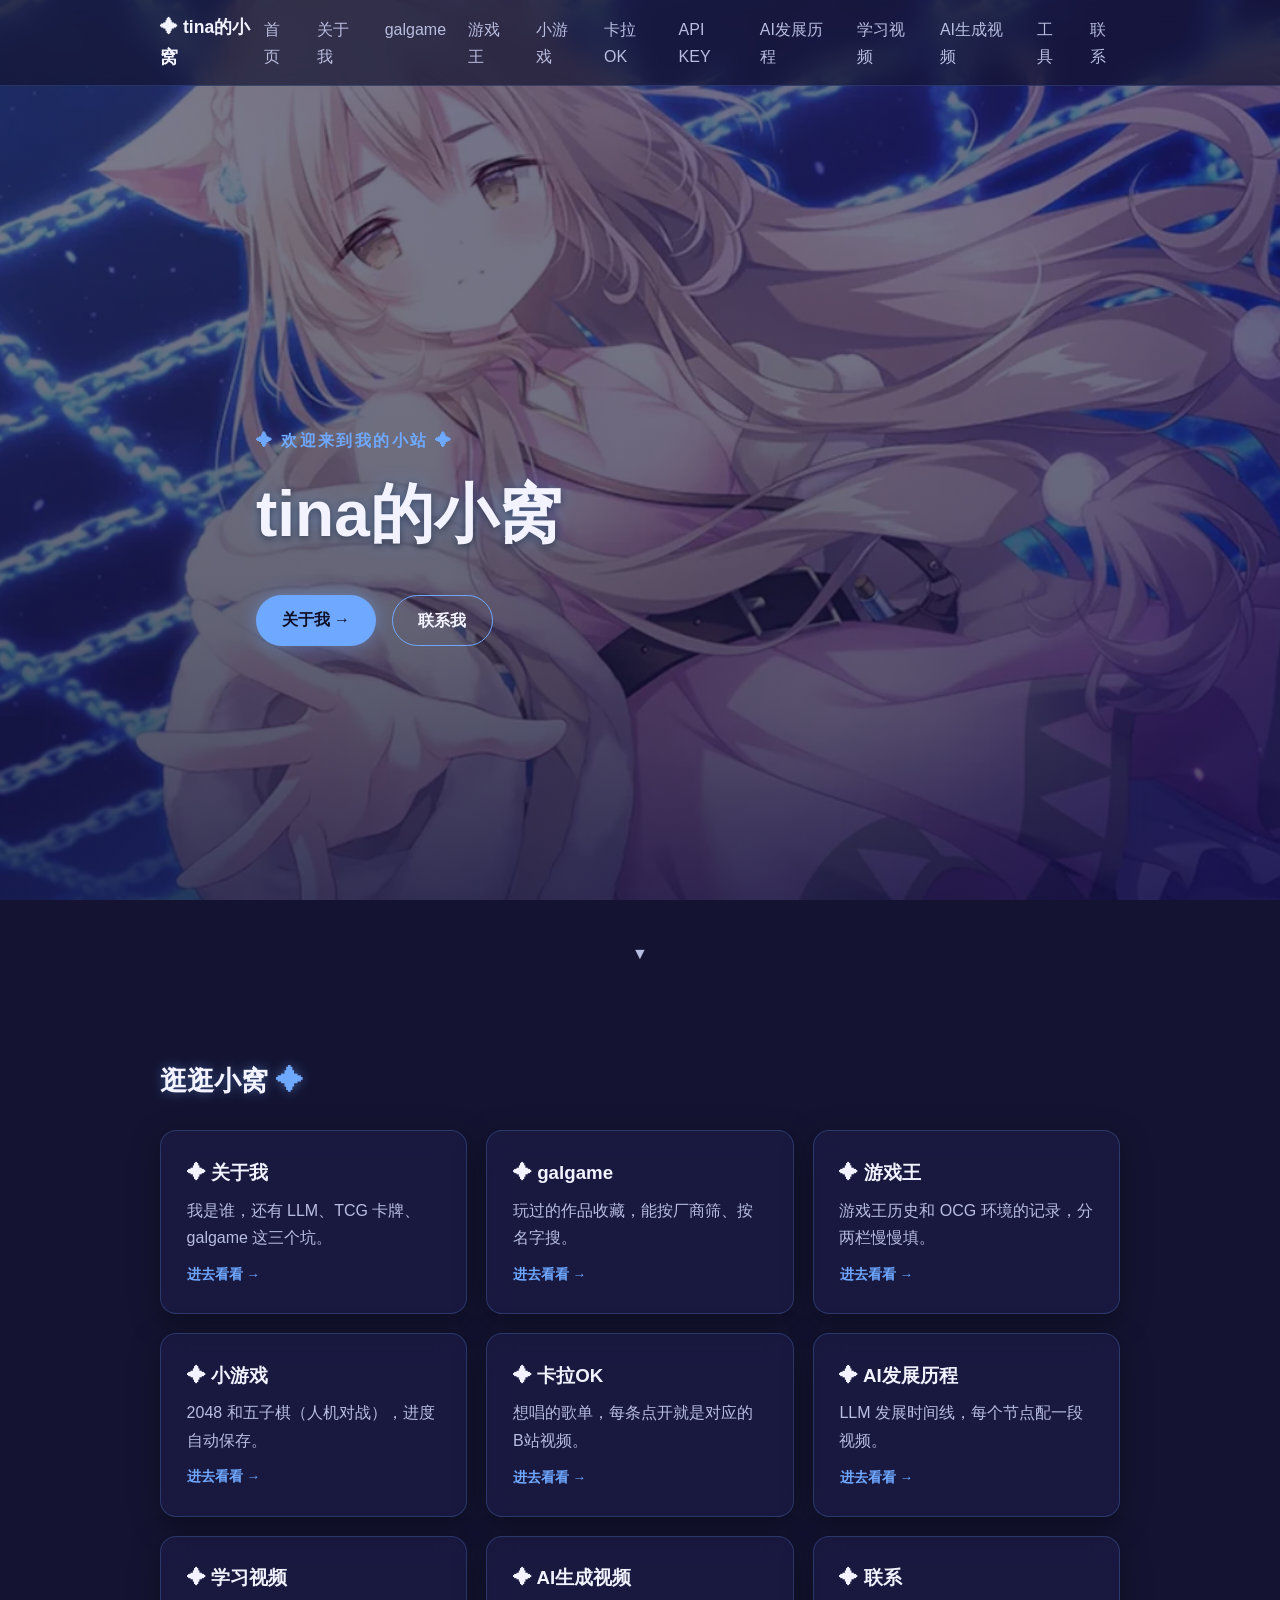
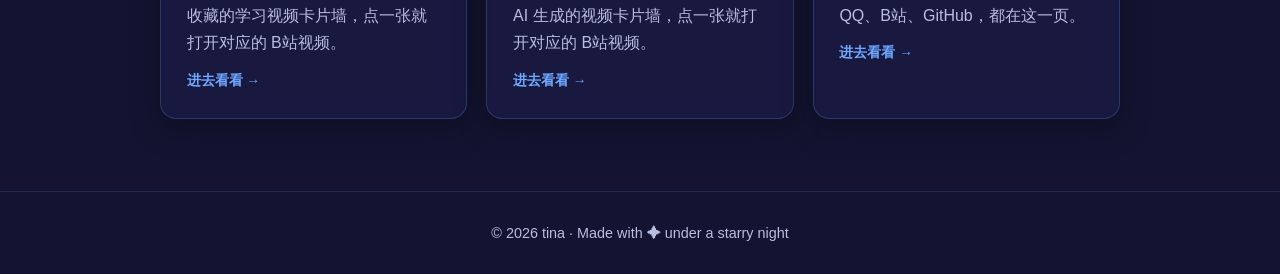
<file: index.html>
<!DOCTYPE html>
<html lang="zh-CN">
<head>
  <meta charset="UTF-8" />
  <meta name="viewport" content="width=device-width, initial-scale=1.0" />
  <title>tina的小窝</title>
  <meta name="description" content="tina 的个人小窝" />
  <meta name="robots" content="index, follow" />

  <!-- 站点图标（由 avatar.png 缩放生成） -->
  <link rel="icon" href="favicon.ico" sizes="16x16 32x32 48x48" />
  <link rel="icon" type="image/png" sizes="32x32" href="favicon-32.png" />
  <link rel="apple-touch-icon" sizes="180x180" href="apple-touch-icon.png" />

  <!-- 分享卡片：QQ / 微信 / B站 / 微博 抓的就是这些 -->
  <meta property="og:type" content="website" />
  <meta property="og:site_name" content="tina的小窝" />
  <meta property="og:title" content="tina的小窝" />
  <meta property="og:description" content="tina 的个人小窝：LLM（大语言模型）、TCG 卡牌、galgame。" />
  <meta property="og:url" content="https://tina-9yg.pages.dev/" />
  <meta property="og:image" content="https://tina-9yg.pages.dev/og-image.jpg" />
  <meta property="og:image:type" content="image/jpeg" />
  <meta property="og:image:width" content="1200" />
  <meta property="og:image:height" content="630" />
  <meta property="og:image:alt" content="星空下的兽耳娘插画" />
  <meta property="og:locale" content="zh_CN" />
  <meta name="twitter:card" content="summary_large_image" />

  <link rel="stylesheet" href="style.css" />
</head>
<body>

  <!-- 顶栏：只在窄屏出现（宽屏由左侧导航接管），窄屏保留汉堡菜单 -->
  <header class="site-header">
    <nav class="nav container">
      <a class="nav-logo" href="index.html">✦ <span>tina的小窝</span></a>
      <button class="nav-toggle" id="navToggle" aria-label="打开菜单" aria-expanded="false">
        <span></span><span></span><span></span>
      </button>
      <ul class="nav-links" id="navLinks">
        <li><a href="index.html">首页</a></li>
        <li><a href="about.html">关于我</a></li>
        <li><a href="gal.html">galgame</a></li>
        <li><a href="yugioh.html">游戏王</a></li>
        <li><a href="minigames.html">小游戏</a></li>
        <li><a href="karaoke.html">卡拉OK</a></li>
        <li><a href="apikey.html">API KEY</a></li>
        <li><a href="aihistory.html">AI发展历程</a></li>
        <li><a href="learning.html">学习视频</a></li>
        <li><a href="aigenvideo.html">AI生成视频</a></li>
        <li><a href="tools.html">工具</a></li>
        <li><a href="contact.html">联系</a></li>
      </ul>
    </nav>
  </header>

  <!-- 左侧导航：桌面端就是全站的主导航（顶栏只在窄屏出现，见 style.css）
       2026-09-24 起站点拆成分页，每个页面是独立文件，
       所以「当前是哪一页」直接写死在 HTML 里（is-active + aria-current），不再靠滚动位置判断 -->
  <nav class="side-index" id="sideIndex" aria-label="站点导航">
    <a class="side-index-logo" href="index.html">✦ <span>tina的小窝</span></a>
    <ul class="side-index-list">
      <li><a class="side-index-link is-active" href="index.html" aria-current="page">主页</a></li>
      <li><a class="side-index-link" href="about.html">关于我</a></li>
      <li><a class="side-index-link" href="gal.html">galgame</a></li>
      <li><a class="side-index-link" href="yugioh.html">游戏王</a></li>
      <li><a class="side-index-link" href="minigames.html">小游戏</a></li>
      <li><a class="side-index-link" href="karaoke.html">卡拉OK</a></li>
      <li><a class="side-index-link" href="apikey.html">API KEY</a></li>
      <li><a class="side-index-link" href="aihistory.html">AI发展历程</a></li>
      <li><a class="side-index-link" href="learning.html">学习视频</a></li>
      <li><a class="side-index-link" href="aigenvideo.html">AI生成视频</a></li>
      <li><a class="side-index-link" href="tools.html">工具</a></li>
      <li><a class="side-index-link" href="contact.html">联系</a></li>
    </ul>
  </nav>

  <main>
    <!-- 首屏：星空插画背景 -->
    <section class="hero" id="hero">
      <div class="hero-overlay"></div>
      <div class="container hero-inner">
        <p class="hero-kicker">✦ 欢迎来到我的小站 ✦</p>
        <h1 class="hero-title">tina的小窝</h1>
        <div class="hero-actions">
          <a class="btn btn-glow" href="about.html">关于我 →</a>
          <a class="btn btn-ghost" href="contact.html">联系我</a>
        </div>
      </div>
      <div class="hero-scroll-hint" aria-hidden="true">▼</div>
    </section>

    <!-- 概览：首页往下的入口，每个入口都是一个独立页面 -->
    <section class="section" id="overview">
      <div class="container">
        <h2 class="section-title">逛逛小窝 <span class="title-star">✦</span></h2>
        <div class="card-grid">
          <a class="card card-link reveal" href="about.html">
            <h3>✦ 关于我</h3>
            <p>我是谁，还有 LLM、TCG 卡牌、galgame 这三个坑。</p>
            <span class="card-more">进去看看 →</span>
          </a>
          <a class="card card-link reveal" href="gal.html">
            <h3>✦ galgame</h3>
            <p>玩过的作品收藏，能按厂商筛、按名字搜。</p>
            <span class="card-more">进去看看 →</span>
          </a>
          <a class="card card-link reveal" href="yugioh.html">
            <h3>✦ 游戏王</h3>
            <p>游戏王历史和 OCG 环境的记录，分两栏慢慢填。</p>
            <span class="card-more">进去看看 →</span>
          </a>
          <a class="card card-link reveal" href="minigames.html">
            <h3>✦ 小游戏</h3>
            <p>2048 和五子棋（人机对战），进度自动保存。</p>
            <span class="card-more">进去看看 →</span>
          </a>
          <a class="card card-link reveal" href="karaoke.html">
            <h3>✦ 卡拉OK</h3>
            <p>想唱的歌单，每条点开就是对应的 B站视频。</p>
            <span class="card-more">进去看看 →</span>
          </a>
          <a class="card card-link reveal" href="aihistory.html">
            <h3>✦ AI发展历程</h3>
            <p>LLM 发展时间线，每个节点配一段视频。</p>
            <span class="card-more">进去看看 →</span>
          </a>
          <a class="card card-link reveal" href="learning.html">
            <h3>✦ 学习视频</h3>
            <p>收藏的学习视频卡片墙，点一张就打开对应的 B站视频。</p>
            <span class="card-more">进去看看 →</span>
          </a>
          <a class="card card-link reveal" href="aigenvideo.html">
            <h3>✦ AI生成视频</h3>
            <p>AI 生成的视频卡片墙，点一张就打开对应的 B站视频。</p>
            <span class="card-more">进去看看 →</span>
          </a>
          <a class="card card-link reveal" href="contact.html">
            <h3>✦ 联系</h3>
            <p>QQ、B站、GitHub，都在这一页。</p>
            <span class="card-more">进去看看 →</span>
          </a>
        </div>
      </div>
    </section>
  </main>

  <footer class="site-footer">
    <div class="container">
      <p>© 2026 tina · Made with ✦ under a starry night</p>
    </div>
  </footer>

  <!-- Cloudflare Web Analytics --><script type='module' src='https://static.cloudflareinsights.com/beacon.min.js' data-cf-beacon='{"token": "9dbc39219d9144c998ec463622b964f8"}'></script><!-- End Cloudflare Web Analytics -->
  <script src="script.js"></script>
</body>
</html>
</file>
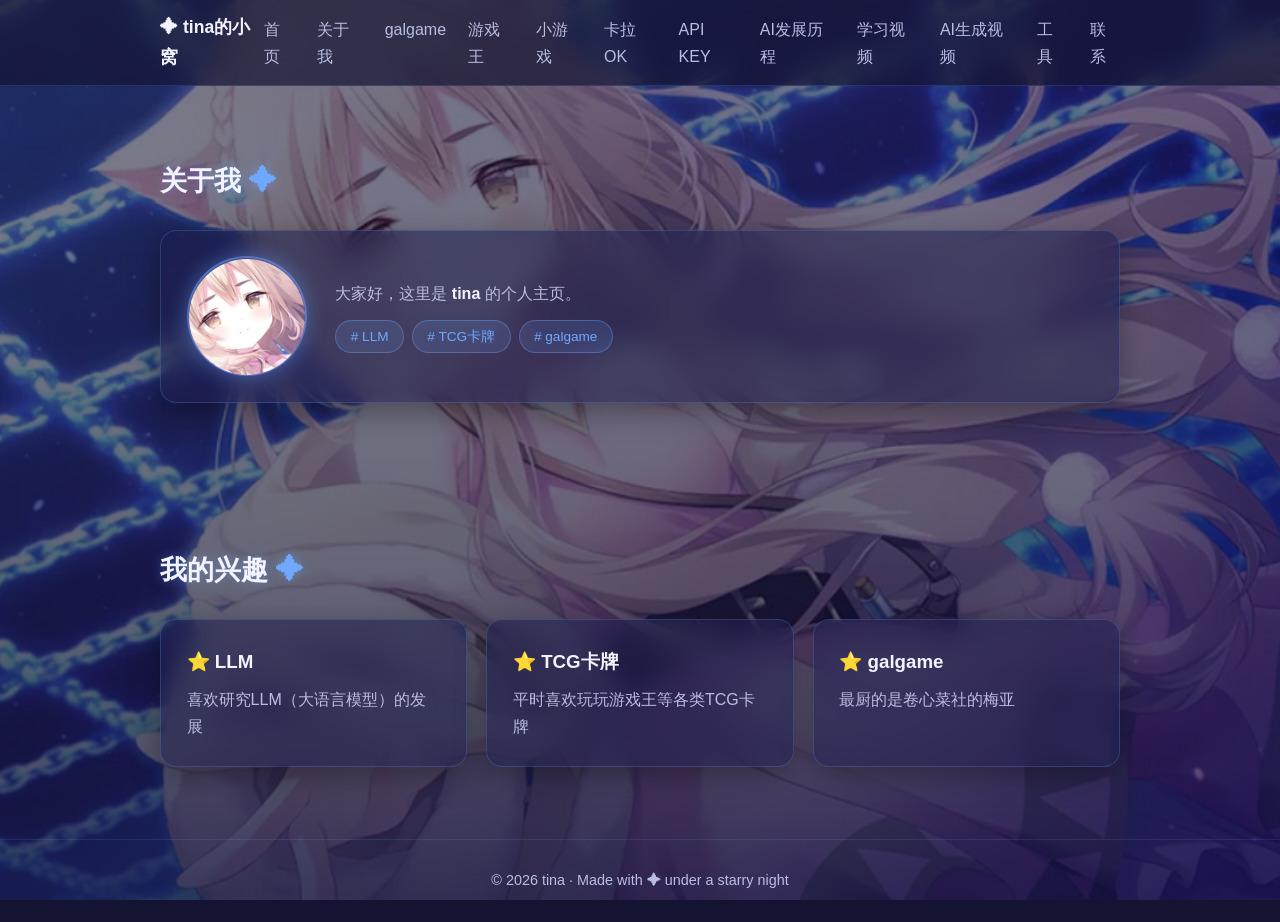
<file: about.html>
<!DOCTYPE html>
<html lang="zh-CN">
<head>
  <meta charset="UTF-8" />
  <meta name="viewport" content="width=device-width, initial-scale=1.0" />
  <title>关于我 · tina的小窝</title>
  <meta name="description" content="tina 是谁：喜欢 LLM（大语言模型）、TCG 卡牌和 galgame。" />
  <meta name="robots" content="index, follow" />

  <!-- 站点图标（由 avatar.png 缩放生成） -->
  <link rel="icon" href="favicon.ico" sizes="16x16 32x32 48x48" />
  <link rel="icon" type="image/png" sizes="32x32" href="favicon-32.png" />
  <link rel="apple-touch-icon" sizes="180x180" href="apple-touch-icon.png" />

  <!-- 分享卡片：QQ / 微信 / B站 / 微博 抓的就是这些 -->
  <meta property="og:type" content="website" />
  <meta property="og:site_name" content="tina的小窝" />
  <meta property="og:title" content="关于我 · tina的小窝" />
  <meta property="og:description" content="tina 是谁：喜欢 LLM（大语言模型）、TCG 卡牌和 galgame。" />
  <meta property="og:url" content="https://tina-9yg.pages.dev/about" />
  <meta property="og:image" content="https://tina-9yg.pages.dev/og-image.jpg" />
  <meta property="og:image:type" content="image/jpeg" />
  <meta property="og:image:width" content="1200" />
  <meta property="og:image:height" content="630" />
  <meta property="og:image:alt" content="星空下的兽耳娘插画" />
  <meta property="og:locale" content="zh_CN" />
  <meta name="twitter:card" content="summary_large_image" />

  <link rel="stylesheet" href="style.css" />
</head>
<body>

  <!-- 顶栏：只在窄屏出现（宽屏由左侧导航接管），窄屏保留汉堡菜单 -->
  <header class="site-header">
    <nav class="nav container">
      <a class="nav-logo" href="index.html">✦ <span>tina的小窝</span></a>
      <button class="nav-toggle" id="navToggle" aria-label="打开菜单" aria-expanded="false">
        <span></span><span></span><span></span>
      </button>
      <ul class="nav-links" id="navLinks">
        <li><a href="index.html">首页</a></li>
        <li><a href="about.html">关于我</a></li>
        <li><a href="gal.html">galgame</a></li>
        <li><a href="yugioh.html">游戏王</a></li>
        <li><a href="minigames.html">小游戏</a></li>
        <li><a href="karaoke.html">卡拉OK</a></li>
        <li><a href="apikey.html">API KEY</a></li>
        <li><a href="aihistory.html">AI发展历程</a></li>
        <li><a href="learning.html">学习视频</a></li>
        <li><a href="aigenvideo.html">AI生成视频</a></li>
        <li><a href="tools.html">工具</a></li>
        <li><a href="contact.html">联系</a></li>
      </ul>
    </nav>
  </header>

  <!-- 左侧导航：桌面端就是全站的主导航（顶栏只在窄屏出现，见 style.css）
       2026-09-24 起站点拆成分页，每个页面是独立文件，
       所以「当前是哪一页」直接写死在 HTML 里（is-active + aria-current），不再靠滚动位置判断 -->
  <nav class="side-index" id="sideIndex" aria-label="站点导航">
    <a class="side-index-logo" href="index.html">✦ <span>tina的小窝</span></a>
    <ul class="side-index-list">
      <li><a class="side-index-link" href="index.html">主页</a></li>
      <li><a class="side-index-link is-active" href="about.html" aria-current="page">关于我</a></li>
      <li><a class="side-index-link" href="gal.html">galgame</a></li>
      <li><a class="side-index-link" href="yugioh.html">游戏王</a></li>
      <li><a class="side-index-link" href="minigames.html">小游戏</a></li>
      <li><a class="side-index-link" href="karaoke.html">卡拉OK</a></li>
      <li><a class="side-index-link" href="apikey.html">API KEY</a></li>
      <li><a class="side-index-link" href="aihistory.html">AI发展历程</a></li>
      <li><a class="side-index-link" href="learning.html">学习视频</a></li>
      <li><a class="side-index-link" href="aigenvideo.html">AI生成视频</a></li>
      <li><a class="side-index-link" href="tools.html">工具</a></li>
      <li><a class="side-index-link" href="contact.html">联系</a></li>
    </ul>
  </nav>

  <main>
    <!-- 关于我（「兴趣」原来是独立一页，2026-09-24 按 tina 要求合并到本页，两块内容没动） -->
    <section class="section" id="about">
      <div class="container">
        <h2 class="section-title">关于我 <span class="title-star">✦</span></h2>
        <div class="about-grid card reveal">
          <div class="avatar"><img src="avatar.png" alt="头像（截取自首页插画）" /></div>
          <div class="about-text">
            <p>大家好，这里是 <strong>tina</strong> 的个人主页。</p>
            <ul class="tag-list">
              <li class="tag"># LLM</li>
              <li class="tag"># TCG卡牌</li>
              <li class="tag"># galgame</li>
            </ul>
          </div>
        </div>
      </div>
    </section>

    <!-- 兴趣 -->
    <section class="section" id="interests">
      <div class="container">
        <h2 class="section-title">我的兴趣 <span class="title-star">✦</span></h2>
        <div class="card-grid">
          <article class="card reveal">
            <h3>⭐ LLM</h3>
            <p>喜欢研究LLM（大语言模型）的发展</p>
          </article>
          <article class="card reveal">
            <h3>⭐ TCG卡牌</h3>
            <p>平时喜欢玩玩游戏王等各类TCG卡牌</p>
          </article>
          <article class="card reveal">
            <h3>⭐ galgame</h3>
            <p>最厨的是卷心菜社的梅亚</p>
          </article>
        </div>
      </div>
    </section>
  </main>

  <footer class="site-footer">
    <div class="container">
      <p>© 2026 tina · Made with ✦ under a starry night</p>
    </div>
  </footer>

  <!-- Cloudflare Web Analytics --><script type='module' src='https://static.cloudflareinsights.com/beacon.min.js' data-cf-beacon='{"token": "9dbc39219d9144c998ec463622b964f8"}'></script><!-- End Cloudflare Web Analytics -->
  <script src="script.js"></script>
</body>
</html>
</file>
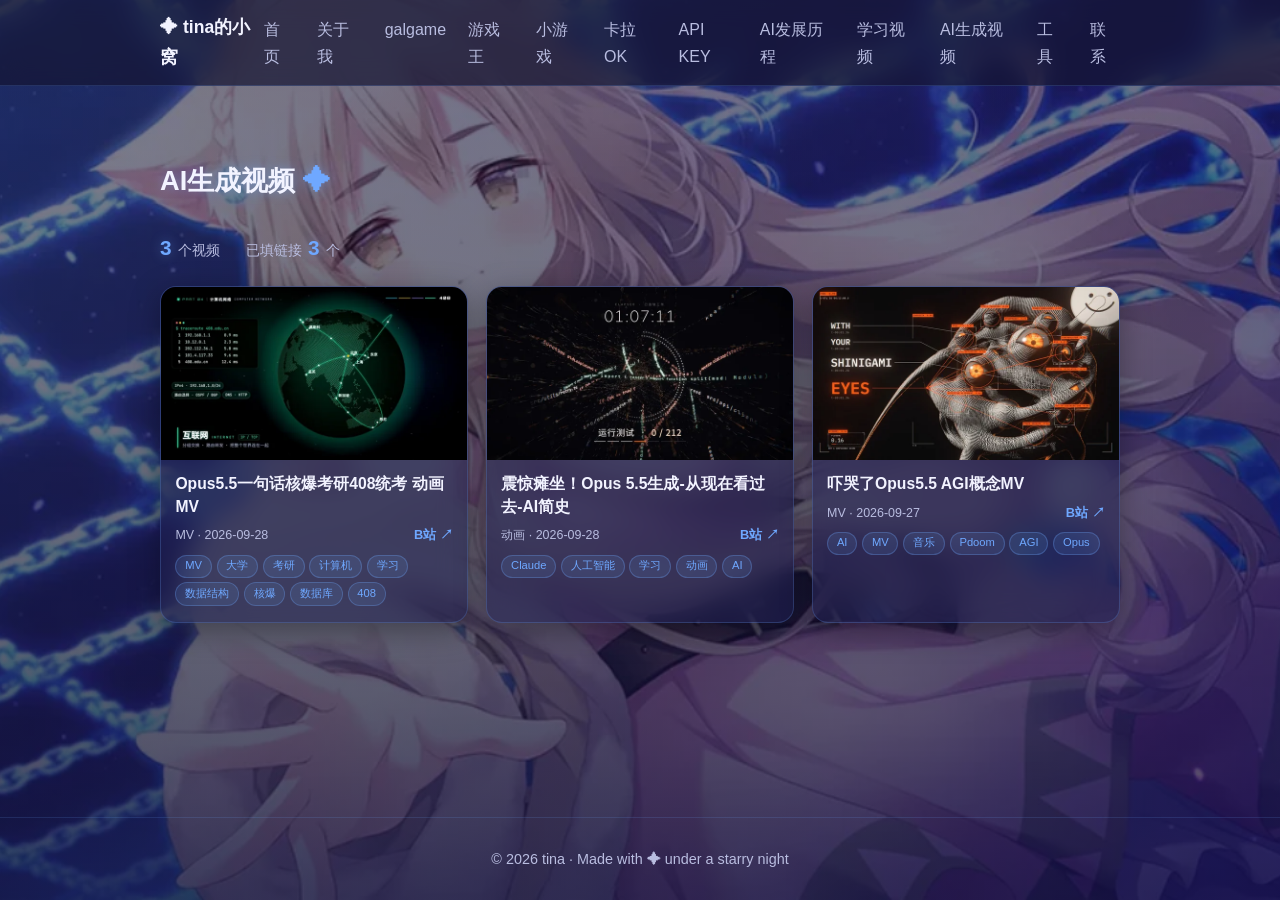
<file: aigenvideo.html>
<!DOCTYPE html>
<html lang="zh-CN">
<head>
  <meta charset="UTF-8" />
  <meta name="viewport" content="width=device-width, initial-scale=1.0" />
  <title>AI生成视频 · tina的小窝</title>
  <meta name="description" content="tina 收藏的 AI 生成视频卡片墙，点一张就打开对应的 B站视频。" />
  <meta name="robots" content="index, follow" />

  <!-- 站点图标（由 avatar.png 缩放生成） -->
  <link rel="icon" href="favicon.ico" sizes="16x16 32x32 48x48" />
  <link rel="icon" type="image/png" sizes="32x32" href="favicon-32.png" />
  <link rel="apple-touch-icon" sizes="180x180" href="apple-touch-icon.png" />

  <!-- 分享卡片：QQ / 微信 / B站 / 微博 抓的就是这些 -->
  <meta property="og:type" content="website" />
  <meta property="og:site_name" content="tina的小窝" />
  <meta property="og:title" content="AI生成视频 · tina的小窝" />
  <meta property="og:description" content="tina 收藏的 AI 生成视频卡片墙，点一张就打开对应的 B站视频。" />
  <meta property="og:url" content="https://tina-9yg.pages.dev/aigenvideo" />
  <meta property="og:image" content="https://tina-9yg.pages.dev/og-image.jpg" />
  <meta property="og:image:type" content="image/jpeg" />
  <meta property="og:image:width" content="1200" />
  <meta property="og:image:height" content="630" />
  <meta property="og:image:alt" content="星空下的兽耳娘插画" />
  <meta property="og:locale" content="zh_CN" />
  <meta name="twitter:card" content="summary_large_image" />

  <link rel="stylesheet" href="style.css" />
</head>
<body>

  <!-- 顶栏：只在窄屏出现（宽屏由左侧导航接管），窄屏保留汉堡菜单 -->
  <header class="site-header">
    <nav class="nav container">
      <a class="nav-logo" href="index.html">✦ <span>tina的小窝</span></a>
      <button class="nav-toggle" id="navToggle" aria-label="打开菜单" aria-expanded="false">
        <span></span><span></span><span></span>
      </button>
      <ul class="nav-links" id="navLinks">
        <li><a href="index.html">首页</a></li>
        <li><a href="about.html">关于我</a></li>
        <li><a href="gal.html">galgame</a></li>
        <li><a href="yugioh.html">游戏王</a></li>
        <li><a href="minigames.html">小游戏</a></li>
        <li><a href="karaoke.html">卡拉OK</a></li>
        <li><a href="apikey.html">API KEY</a></li>
        <li><a href="aihistory.html">AI发展历程</a></li>
        <li><a href="learning.html">学习视频</a></li>
        <li><a href="aigenvideo.html">AI生成视频</a></li>
        <li><a href="tools.html">工具</a></li>
        <li><a href="contact.html">联系</a></li>
      </ul>
    </nav>
  </header>

  <!-- 左侧导航：桌面端就是全站的主导航（顶栏只在窄屏出现，见 style.css）
       2026-09-24 起站点拆成分页，每个页面是独立文件，
       所以「当前是哪一页」直接写死在 HTML 里（is-active + aria-current），不再靠滚动位置判断 -->
  <nav class="side-index" id="sideIndex" aria-label="站点导航">
    <a class="side-index-logo" href="index.html">✦ <span>tina的小窝</span></a>
    <ul class="side-index-list">
      <li><a class="side-index-link" href="index.html">主页</a></li>
      <li><a class="side-index-link" href="about.html">关于我</a></li>
      <li><a class="side-index-link" href="gal.html">galgame</a></li>
      <li><a class="side-index-link" href="yugioh.html">游戏王</a></li>
      <li><a class="side-index-link" href="minigames.html">小游戏</a></li>
      <li><a class="side-index-link" href="karaoke.html">卡拉OK</a></li>
      <li><a class="side-index-link" href="apikey.html">API KEY</a></li>
      <li><a class="side-index-link" href="aihistory.html">AI发展历程</a></li>
      <li><a class="side-index-link" href="learning.html">学习视频</a></li>
      <li><a class="side-index-link is-active" href="aigenvideo.html" aria-current="page">AI生成视频</a></li>
      <li><a class="side-index-link" href="tools.html">工具</a></li>
      <li><a class="side-index-link" href="contact.html">联系</a></li>
    </ul>
  </nav>

  <main>
    <!-- AI生成视频：卡片墙，数据手写在 aigenvideo.js 里，改那个文件即更新本页
         （aigenvideo.js 必须排在 script.js 之前，渲染脚本 aigenvideo-render.js 排在 script.js 之后） -->
    <section class="section" id="aigenvideo">
      <div class="container">
        <h2 class="section-title">AI生成视频 <span class="title-star">✦</span></h2>

        <div class="agv-stats" id="agvStats"></div>

        <div class="agv-grid" id="agvGrid"></div>

        <!-- 一条数据都没有时才露出来（有数据时由 aigenvideo-render.js 藏起来） -->
        <div class="todo-box" id="agvTodo" hidden>
          <p class="todo-title">待填写</p>
          <p class="todo-hint">打开 aigenvideo.js 往里加视频条目就行。</p>
        </div>
      </div>
    </section>
  </main>

  <footer class="site-footer">
    <div class="container">
      <p>© 2026 tina · Made with ✦ under a starry night</p>
    </div>
  </footer>

  <!-- Cloudflare Web Analytics --><script type='module' src='https://static.cloudflareinsights.com/beacon.min.js' data-cf-beacon='{"token": "9dbc39219d9144c998ec463622b964f8"}'></script><!-- End Cloudflare Web Analytics -->
  <script src="aigenvideo.js"></script>
  <script src="script.js"></script>
  <script src="aigenvideo-render.js"></script>
</body>
</html>
</file>
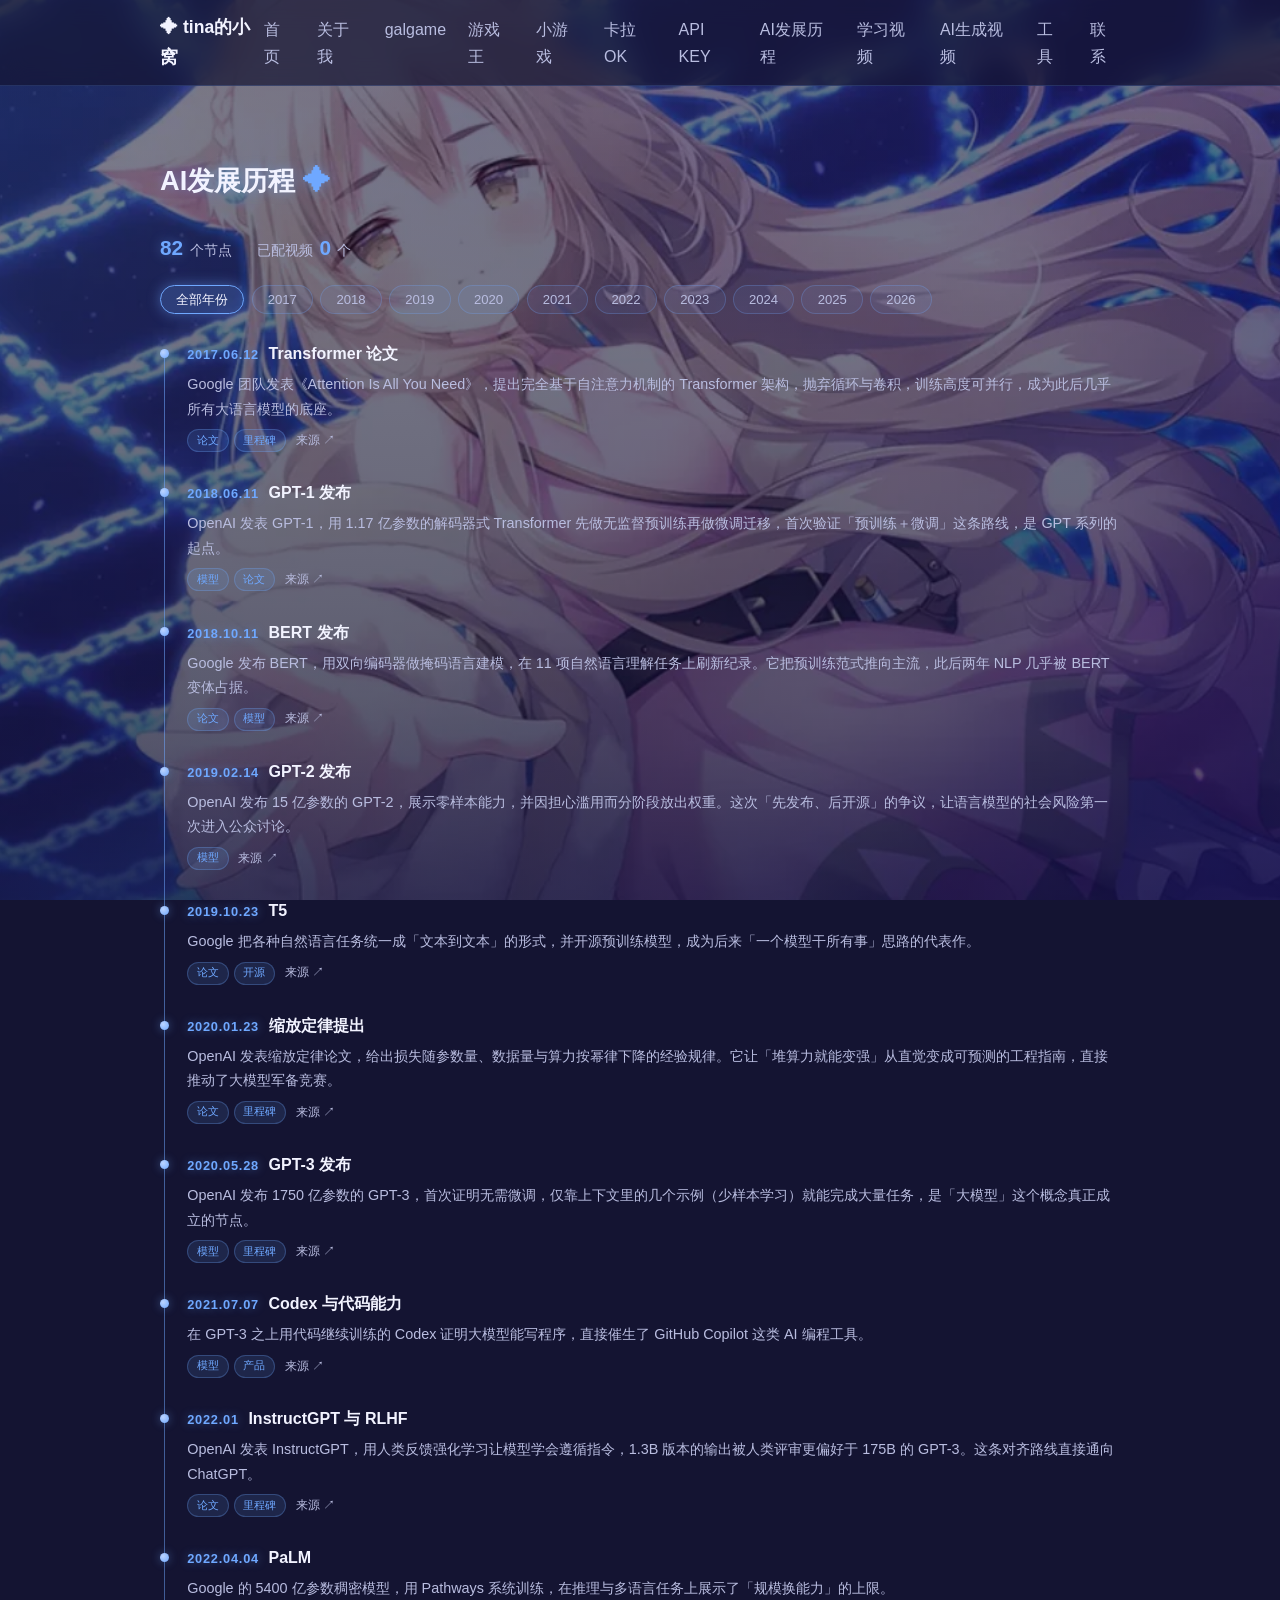
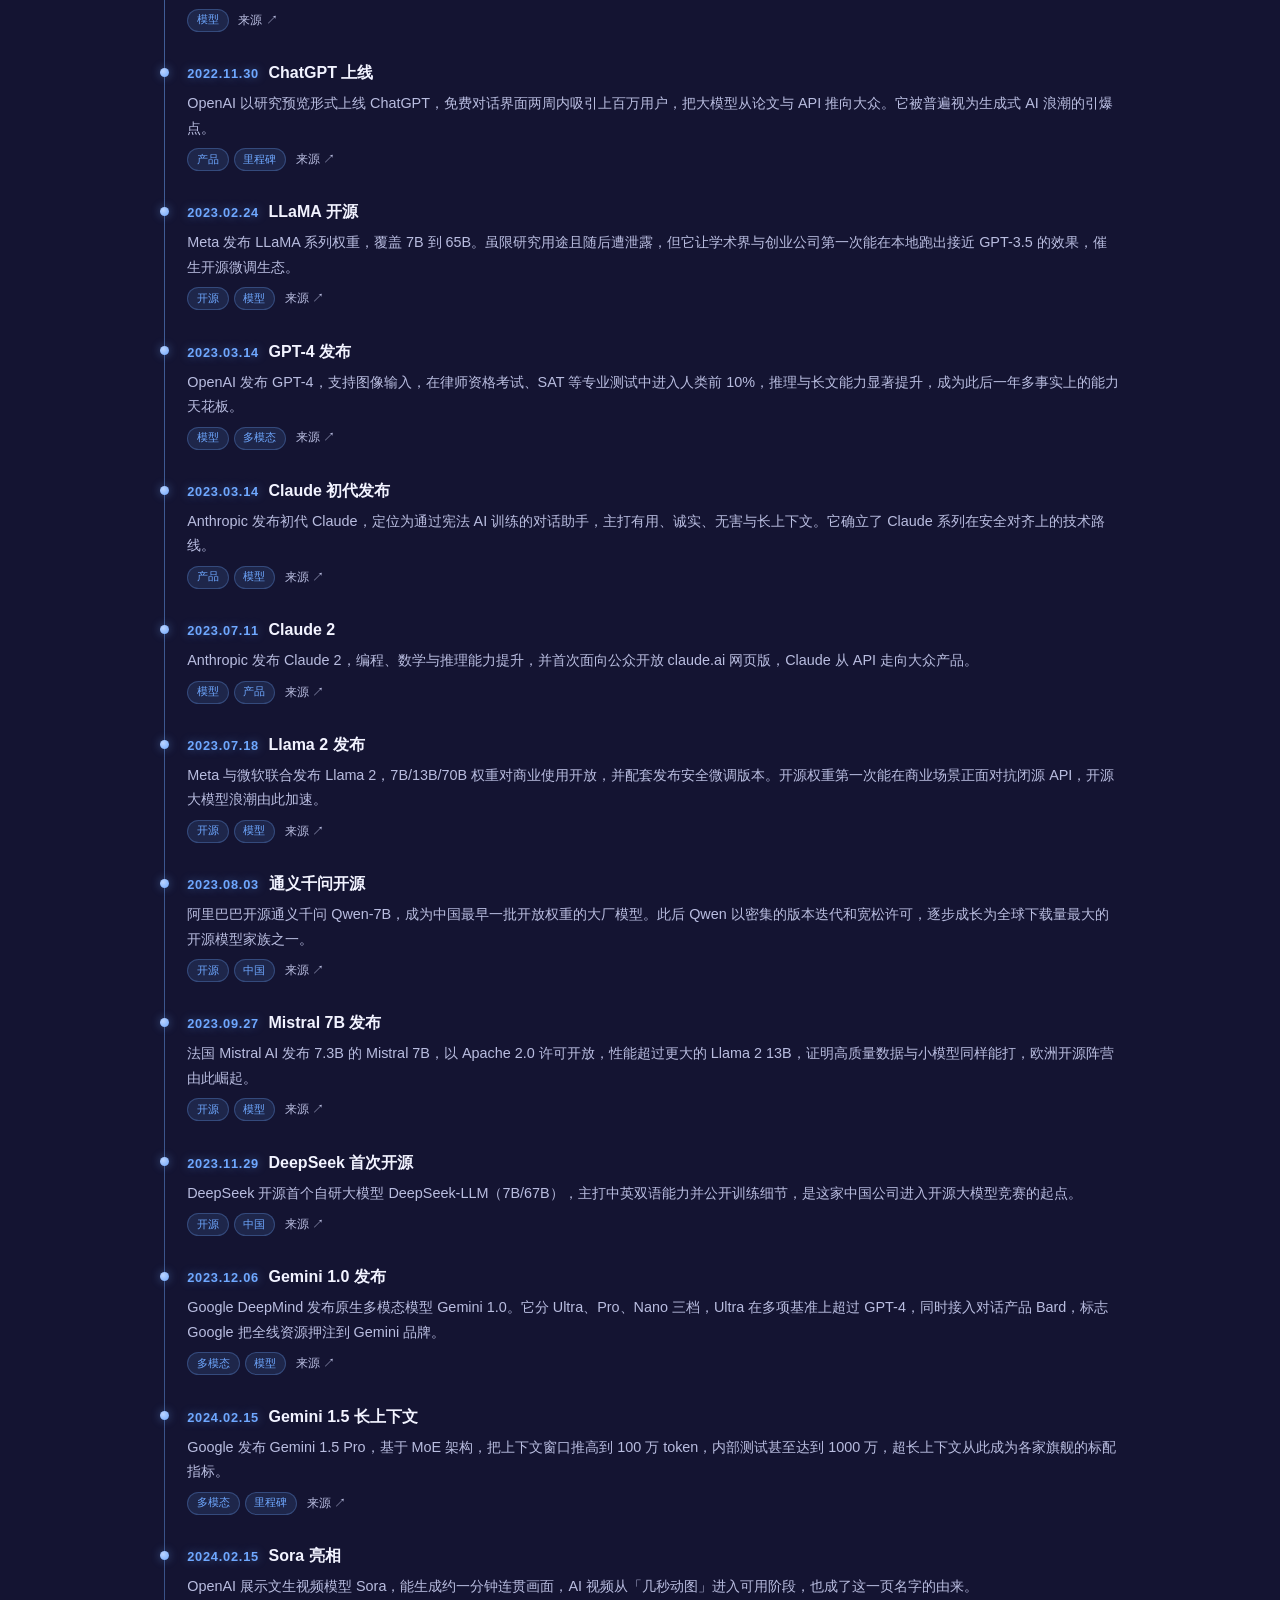
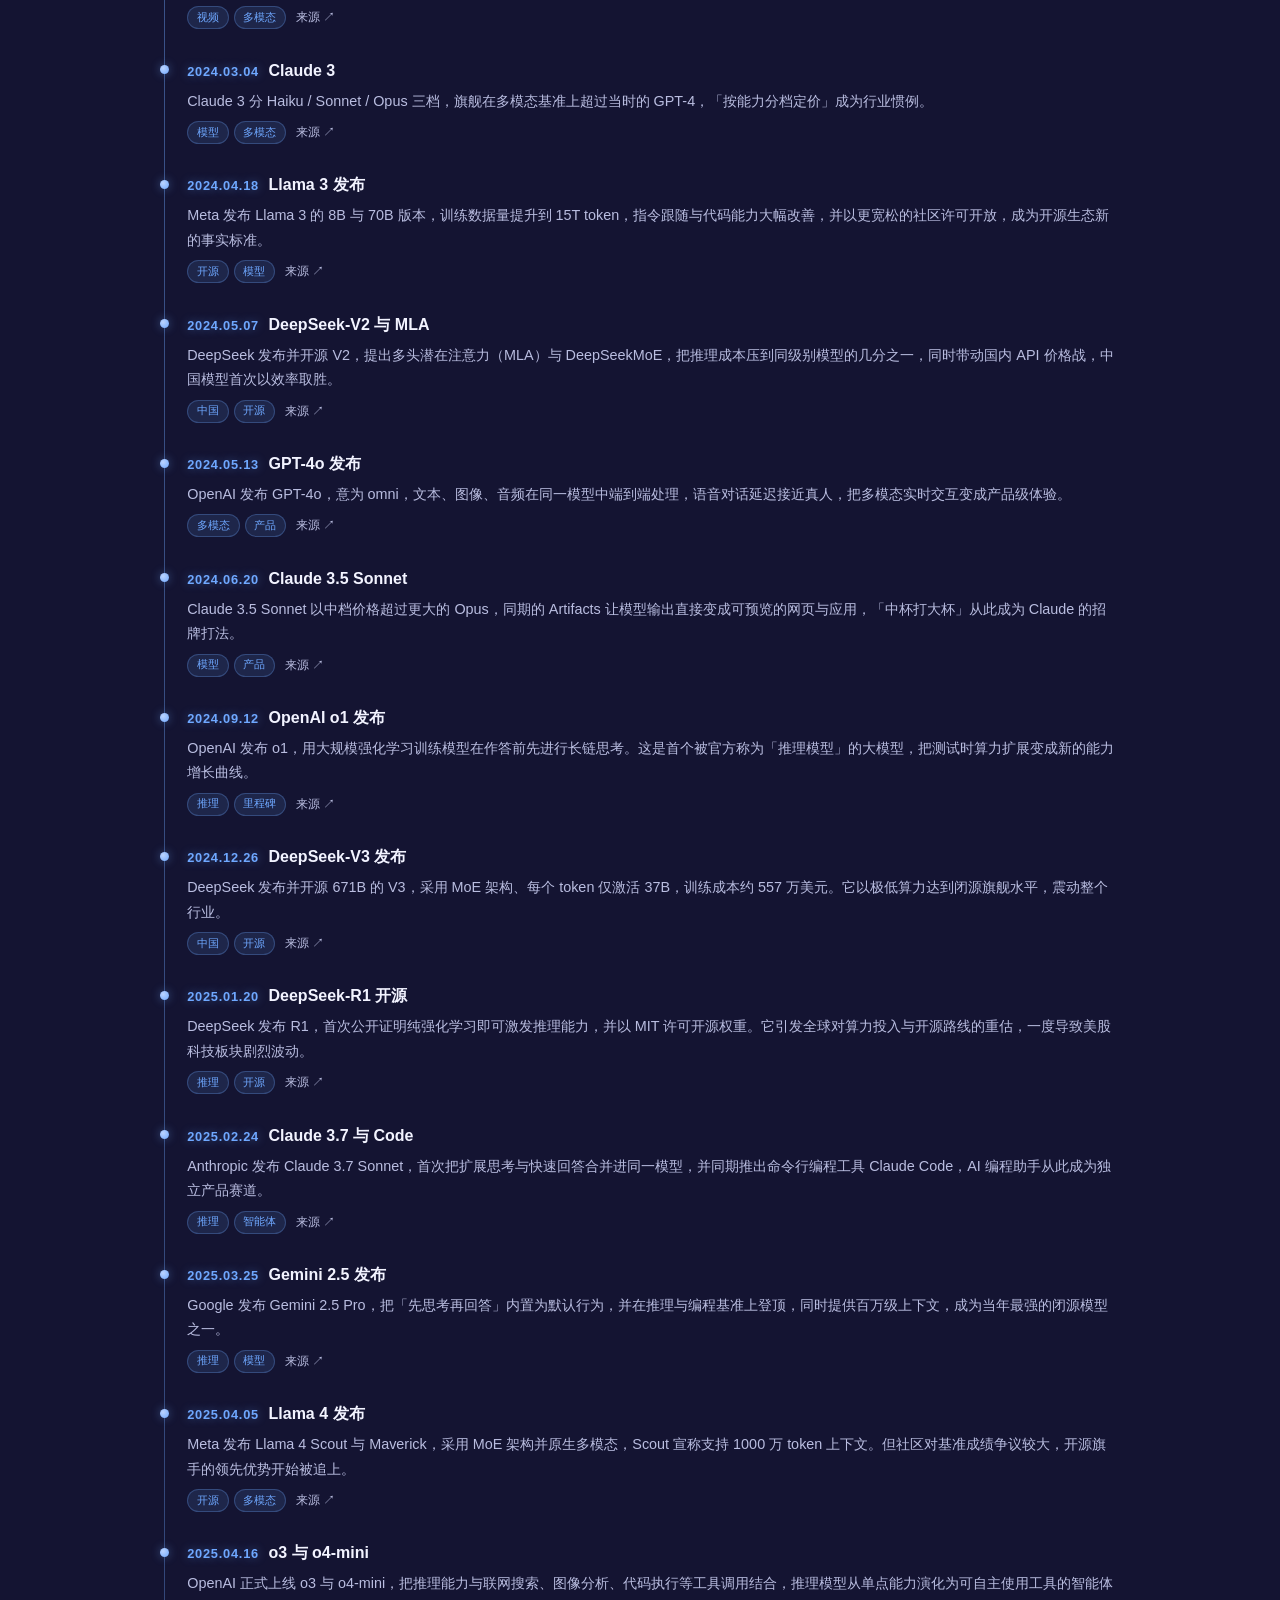
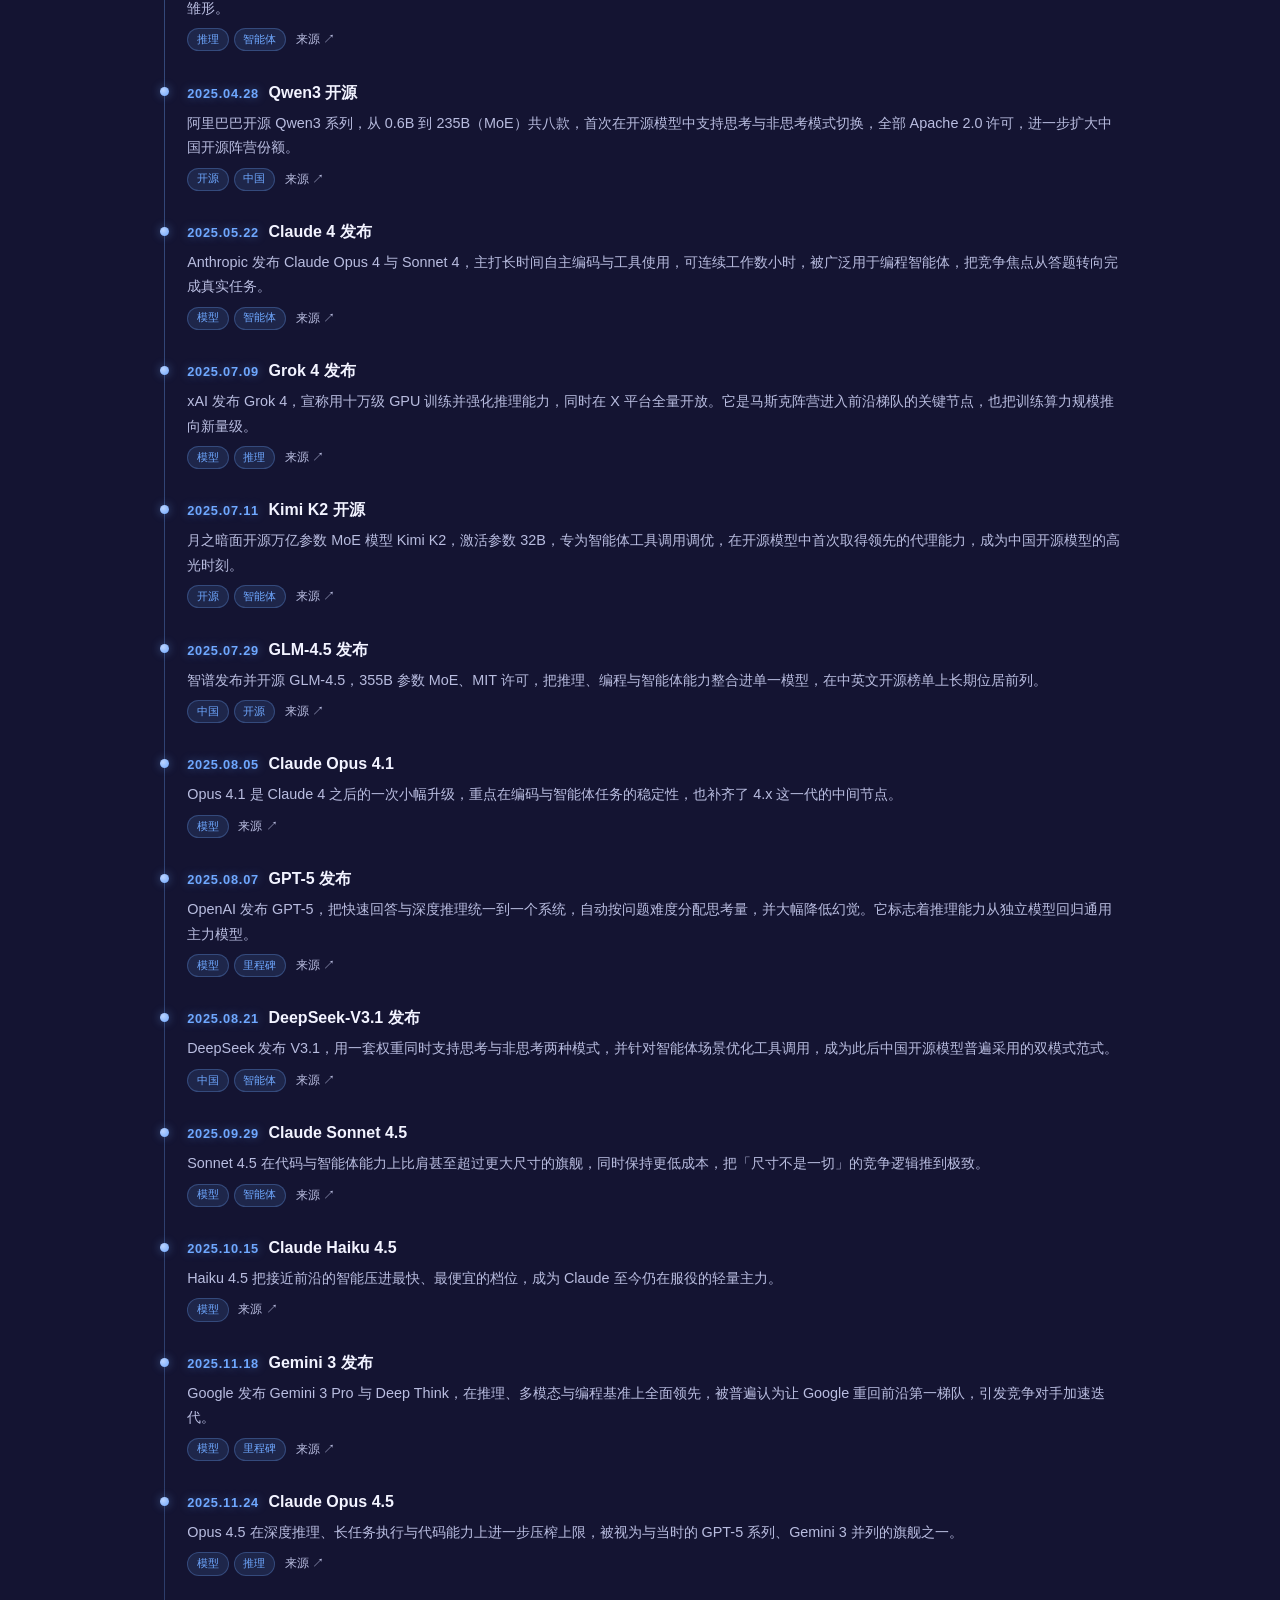
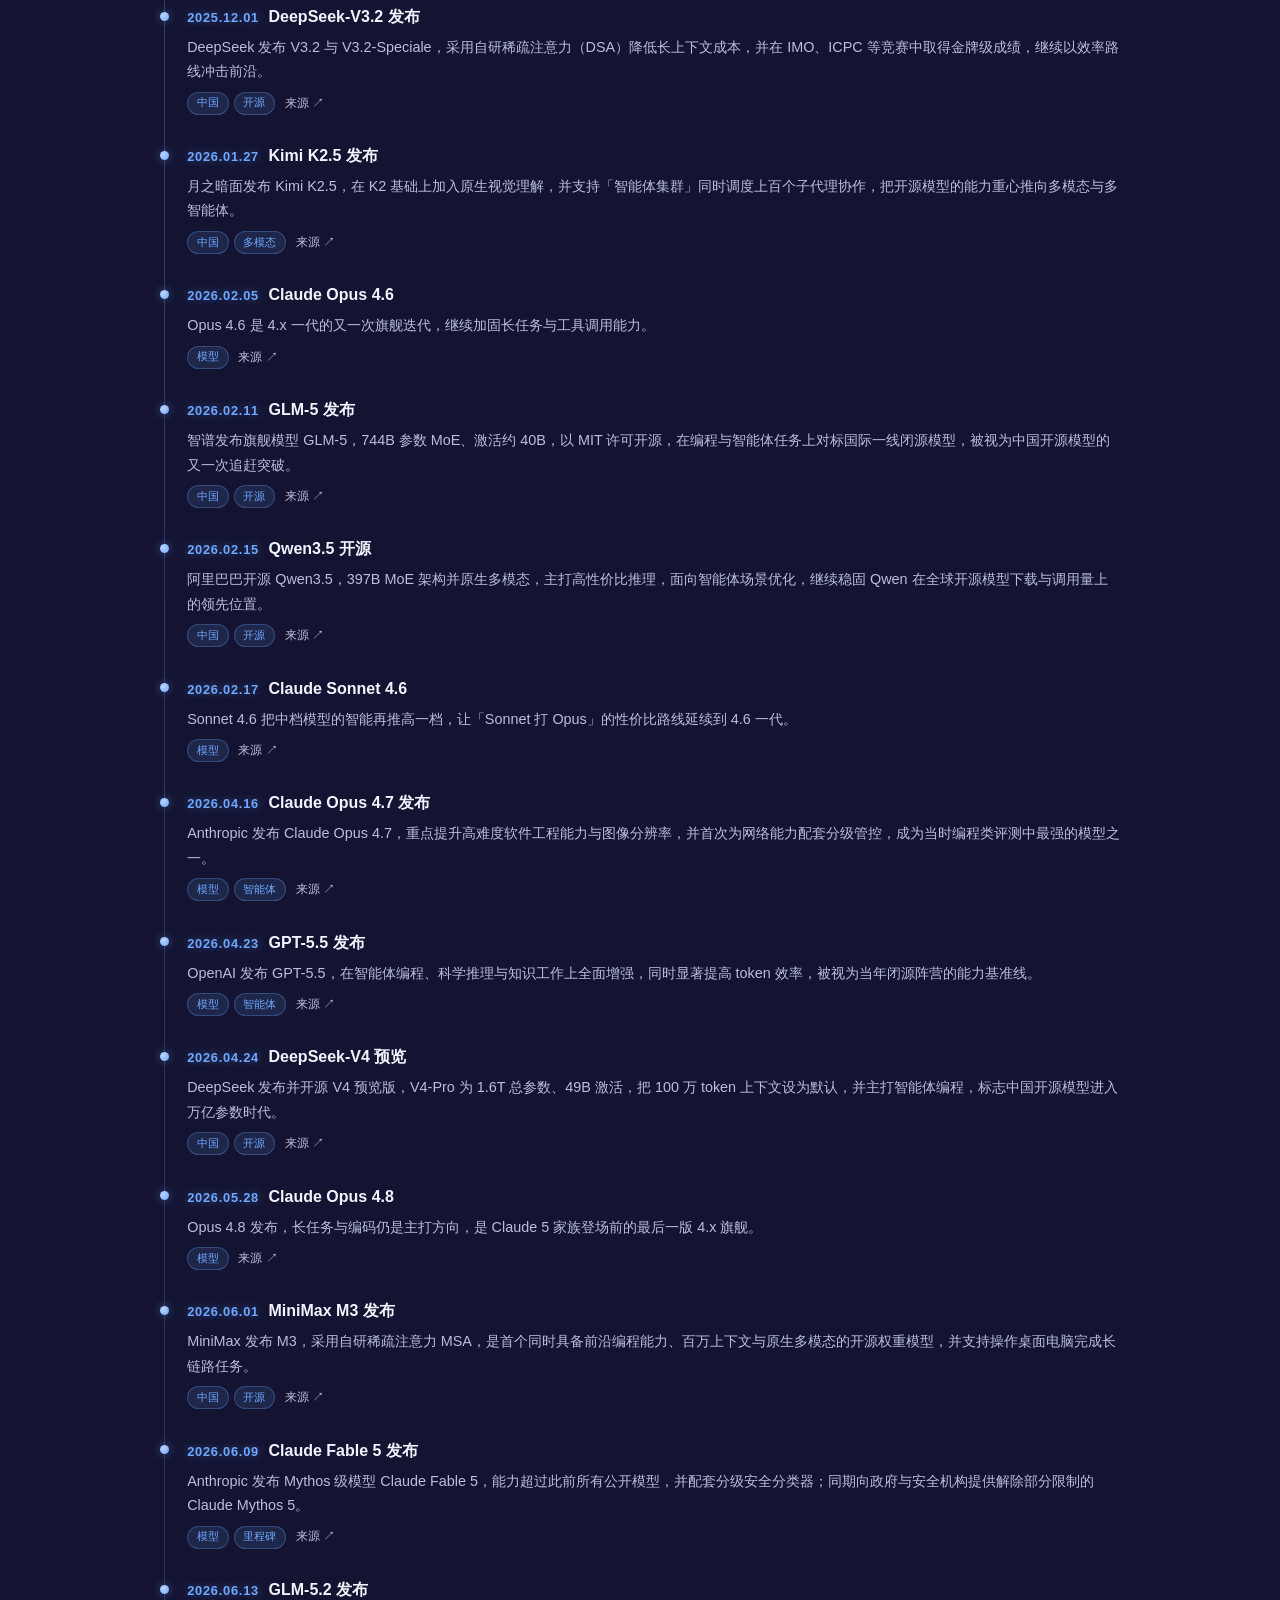
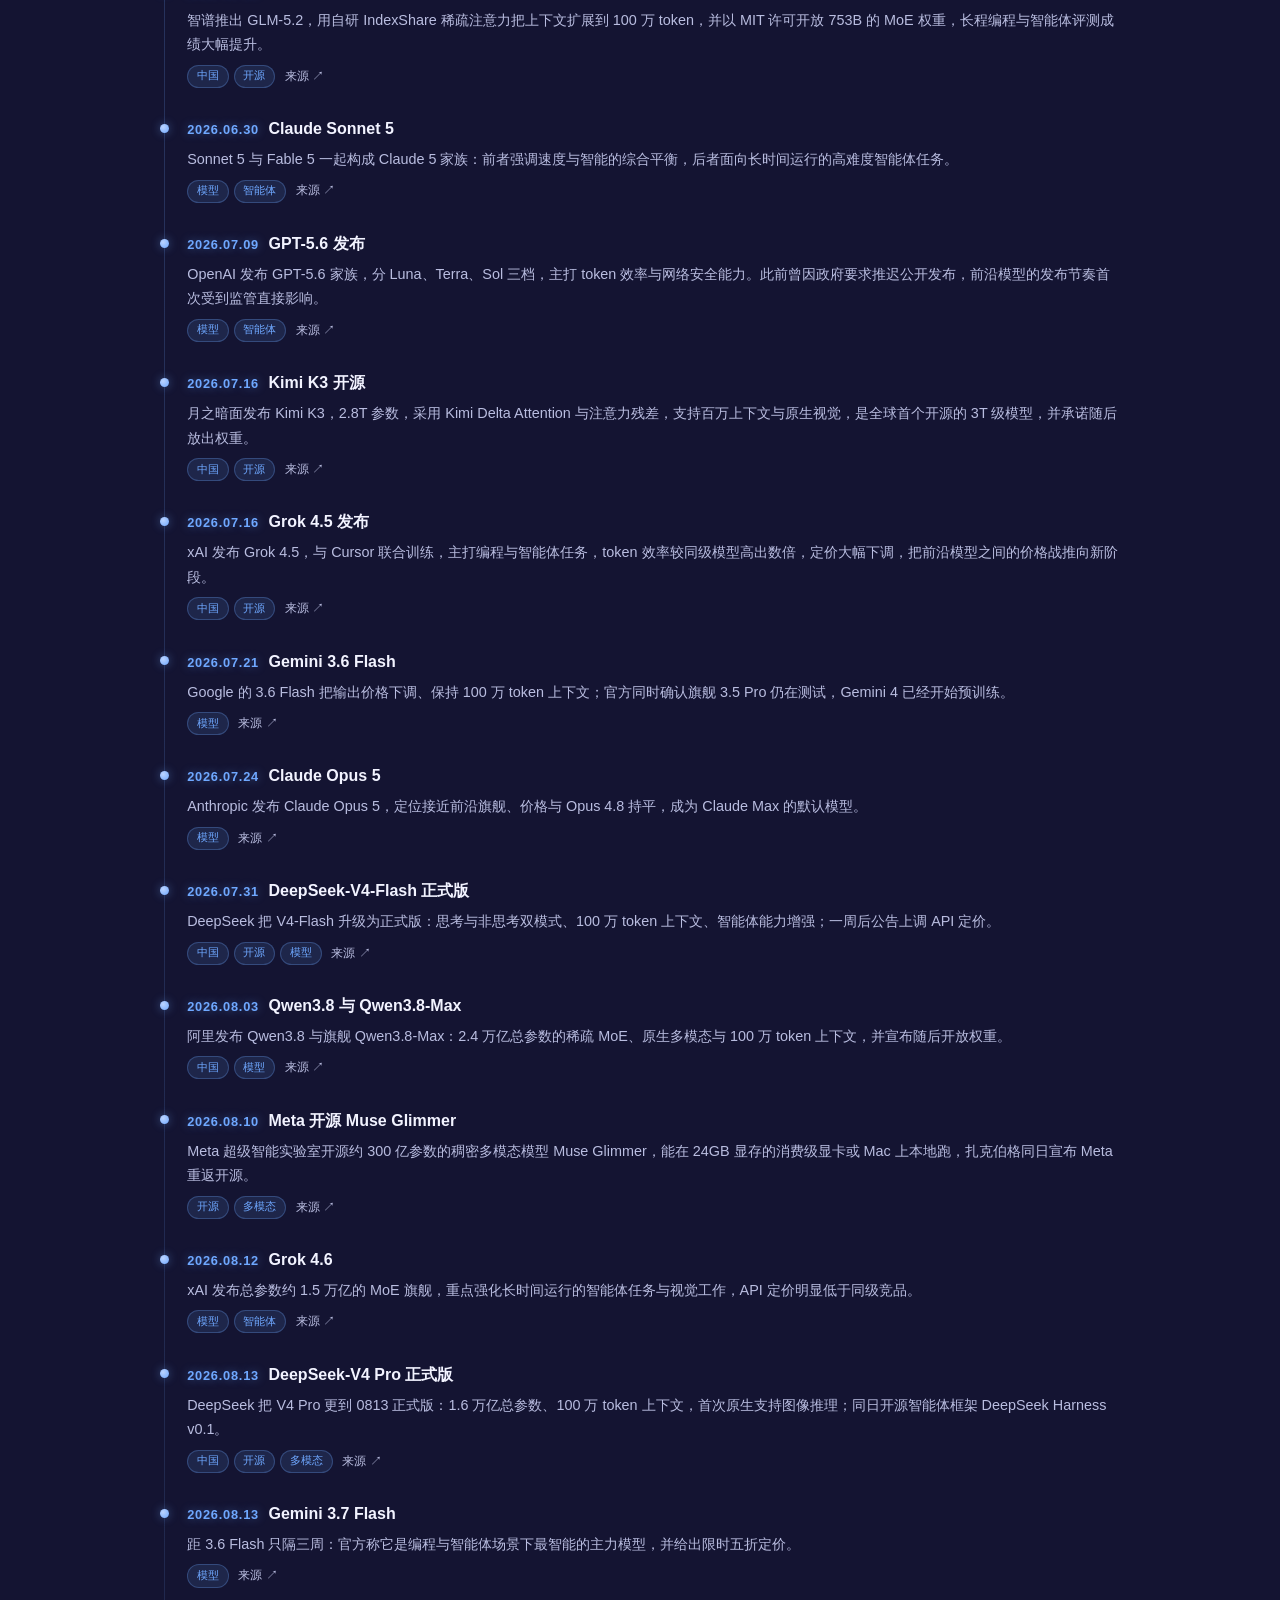
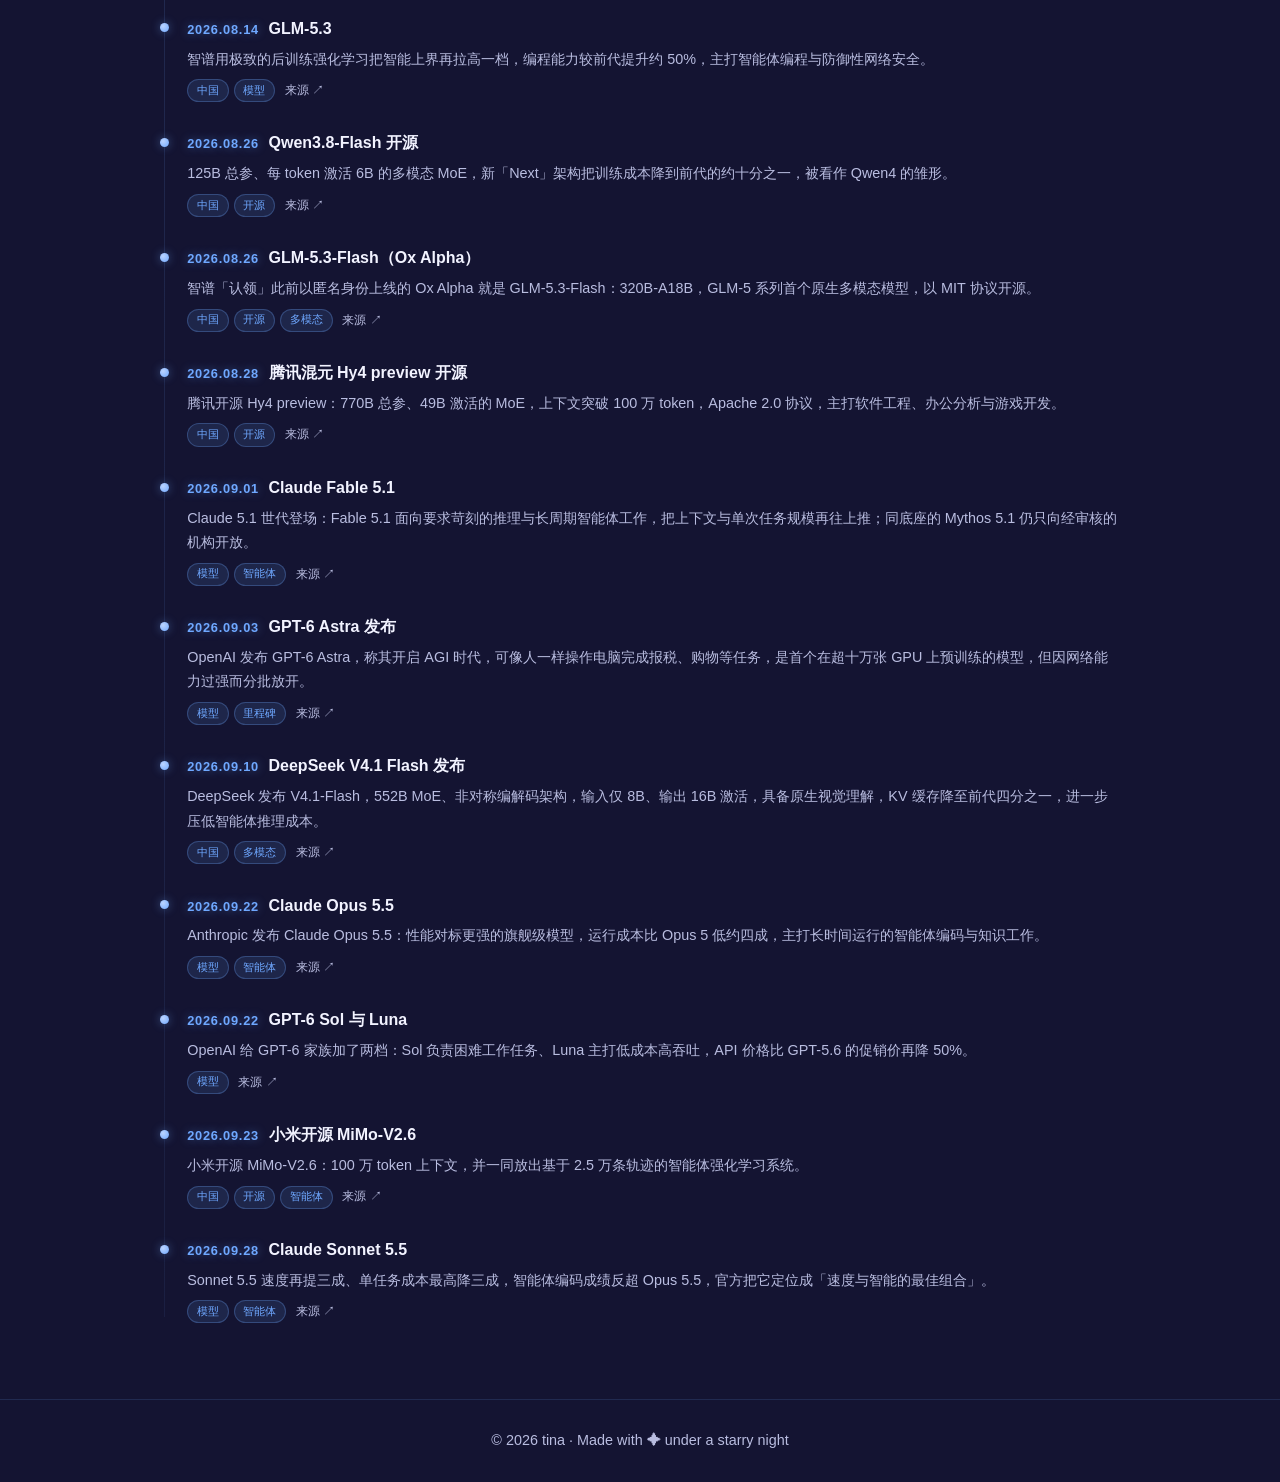
<file: aihistory.html>
<!DOCTYPE html>
<html lang="zh-CN">
<head>
  <meta charset="UTF-8" />
  <meta name="viewport" content="width=device-width, initial-scale=1.0" />
  <title>AI发展历程 · tina的小窝</title>
  <meta name="description" content="tina 的 AI发展历程：一条 LLM 发展时间线，从 2017 年的 Transformer 到各家旗舰模型，每个节点配一段视频。" />
  <meta name="robots" content="index, follow" />

  <!-- 站点图标（由 avatar.png 缩放生成） -->
  <link rel="icon" href="favicon.ico" sizes="16x16 32x32 48x48" />
  <link rel="icon" type="image/png" sizes="32x32" href="favicon-32.png" />
  <link rel="apple-touch-icon" sizes="180x180" href="apple-touch-icon.png" />

  <!-- 分享卡片：QQ / 微信 / B站 / 微博 抓的就是这些 -->
  <meta property="og:type" content="website" />
  <meta property="og:site_name" content="tina的小窝" />
  <meta property="og:title" content="AI发展历程 · tina的小窝" />
  <meta property="og:description" content="tina 的 AI发展历程：一条 LLM 发展时间线，从 2017 年的 Transformer 到各家旗舰模型，每个节点配一段视频。" />
  <meta property="og:url" content="https://tina-9yg.pages.dev/aihistory" />
  <meta property="og:image" content="https://tina-9yg.pages.dev/og-image.jpg" />
  <meta property="og:image:type" content="image/jpeg" />
  <meta property="og:image:width" content="1200" />
  <meta property="og:image:height" content="630" />
  <meta property="og:image:alt" content="星空下的兽耳娘插画" />
  <meta property="og:locale" content="zh_CN" />
  <meta name="twitter:card" content="summary_large_image" />

  <link rel="stylesheet" href="style.css" />
</head>
<body>

  <!-- 顶栏：只在窄屏出现（宽屏由左侧导航接管），窄屏保留汉堡菜单 -->
  <header class="site-header">
    <nav class="nav container">
      <a class="nav-logo" href="index.html">✦ <span>tina的小窝</span></a>
      <button class="nav-toggle" id="navToggle" aria-label="打开菜单" aria-expanded="false">
        <span></span><span></span><span></span>
      </button>
      <ul class="nav-links" id="navLinks">
        <li><a href="index.html">首页</a></li>
        <li><a href="about.html">关于我</a></li>
        <li><a href="gal.html">galgame</a></li>
        <li><a href="yugioh.html">游戏王</a></li>
        <li><a href="minigames.html">小游戏</a></li>
        <li><a href="karaoke.html">卡拉OK</a></li>
        <li><a href="apikey.html">API KEY</a></li>
        <li><a href="aihistory.html">AI发展历程</a></li>
        <li><a href="learning.html">学习视频</a></li>
        <li><a href="aigenvideo.html">AI生成视频</a></li>
        <li><a href="tools.html">工具</a></li>
        <li><a href="contact.html">联系</a></li>
      </ul>
    </nav>
  </header>

  <!-- 左侧导航：桌面端就是全站的主导航（顶栏只在窄屏出现，见 style.css）
       2026-09-24 起站点拆成分页，每个页面是独立文件，
       所以「当前是哪一页」直接写死在 HTML 里（is-active + aria-current），不再靠滚动位置判断 -->
  <nav class="side-index" id="sideIndex" aria-label="站点导航">
    <a class="side-index-logo" href="index.html">✦ <span>tina的小窝</span></a>
    <ul class="side-index-list">
      <li><a class="side-index-link" href="index.html">主页</a></li>
      <li><a class="side-index-link" href="about.html">关于我</a></li>
      <li><a class="side-index-link" href="gal.html">galgame</a></li>
      <li><a class="side-index-link" href="yugioh.html">游戏王</a></li>
      <li><a class="side-index-link" href="minigames.html">小游戏</a></li>
      <li><a class="side-index-link" href="karaoke.html">卡拉OK</a></li>
      <li><a class="side-index-link" href="apikey.html">API KEY</a></li>
      <li><a class="side-index-link is-active" href="aihistory.html" aria-current="page">AI发展历程</a></li>
      <li><a class="side-index-link" href="learning.html">学习视频</a></li>
      <li><a class="side-index-link" href="aigenvideo.html">AI生成视频</a></li>
      <li><a class="side-index-link" href="tools.html">工具</a></li>
      <li><a class="side-index-link" href="contact.html">联系</a></li>
    </ul>
  </nav>

  <main>
    <!-- AI发展历程：一条 LLM 发展时间线，数据与说明都在 aihistory.js（改那个文件即更新本页），
         渲染在 aihistory-render.js。每个节点右侧可以挂一段视频：填了 url 就出现「看视频 ↗」，
         没填就什么也不显示（不留占位、也不会有死链）。数据一条都没有时会露出下面那块「待填写」占位。 -->
    <section class="section" id="aihistory">
      <div class="container">
        <h2 class="section-title">AI发展历程 <span class="title-star">✦</span></h2>

        <div class="ai-stats" id="aiStats"></div>
        <div class="ai-chip-row" id="aiYearChips" role="group" aria-label="按年份筛选"></div>
        <ol class="ai-timeline" id="aiTimeline"></ol>
        <p class="ai-empty" id="aiEmpty" hidden></p>

        <div class="todo-box" id="aiFallback" hidden>
          <p class="todo-title">待填写</p>
          <p class="todo-hint">时间线数据还没写：打开 aihistory.js 往 AI_TIMELINE 里加节点。</p>
        </div>
      </div>
    </section>
  </main>

  <footer class="site-footer">
    <div class="container">
      <p>© 2026 tina · Made with ✦ under a starry night</p>
    </div>
  </footer>

  <!-- Cloudflare Web Analytics --><script type='module' src='https://static.cloudflareinsights.com/beacon.min.js' data-cf-beacon='{"token": "9dbc39219d9144c998ec463622b964f8"}'></script><!-- End Cloudflare Web Analytics -->
  <script src="aihistory.js"></script>
  <script src="script.js"></script>
  <script src="aihistory-render.js"></script>
</body>
</html>
</file>
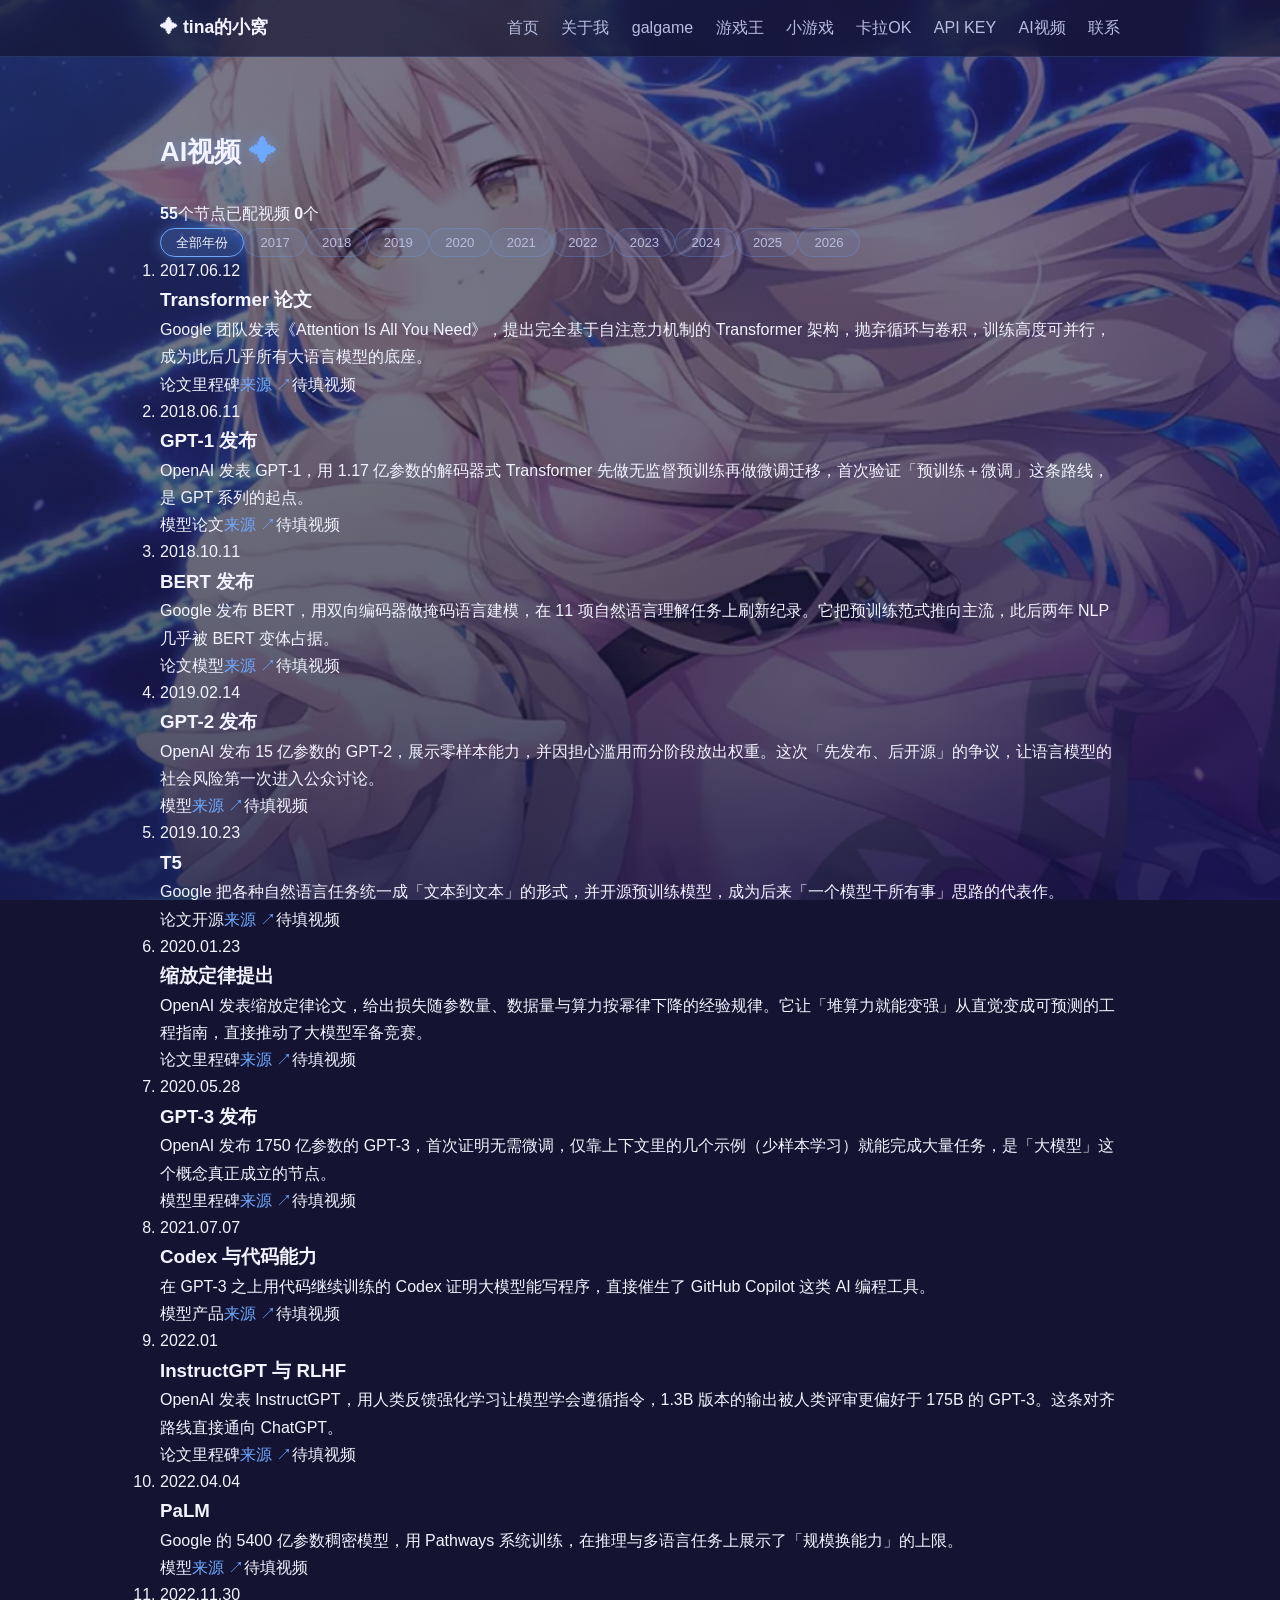
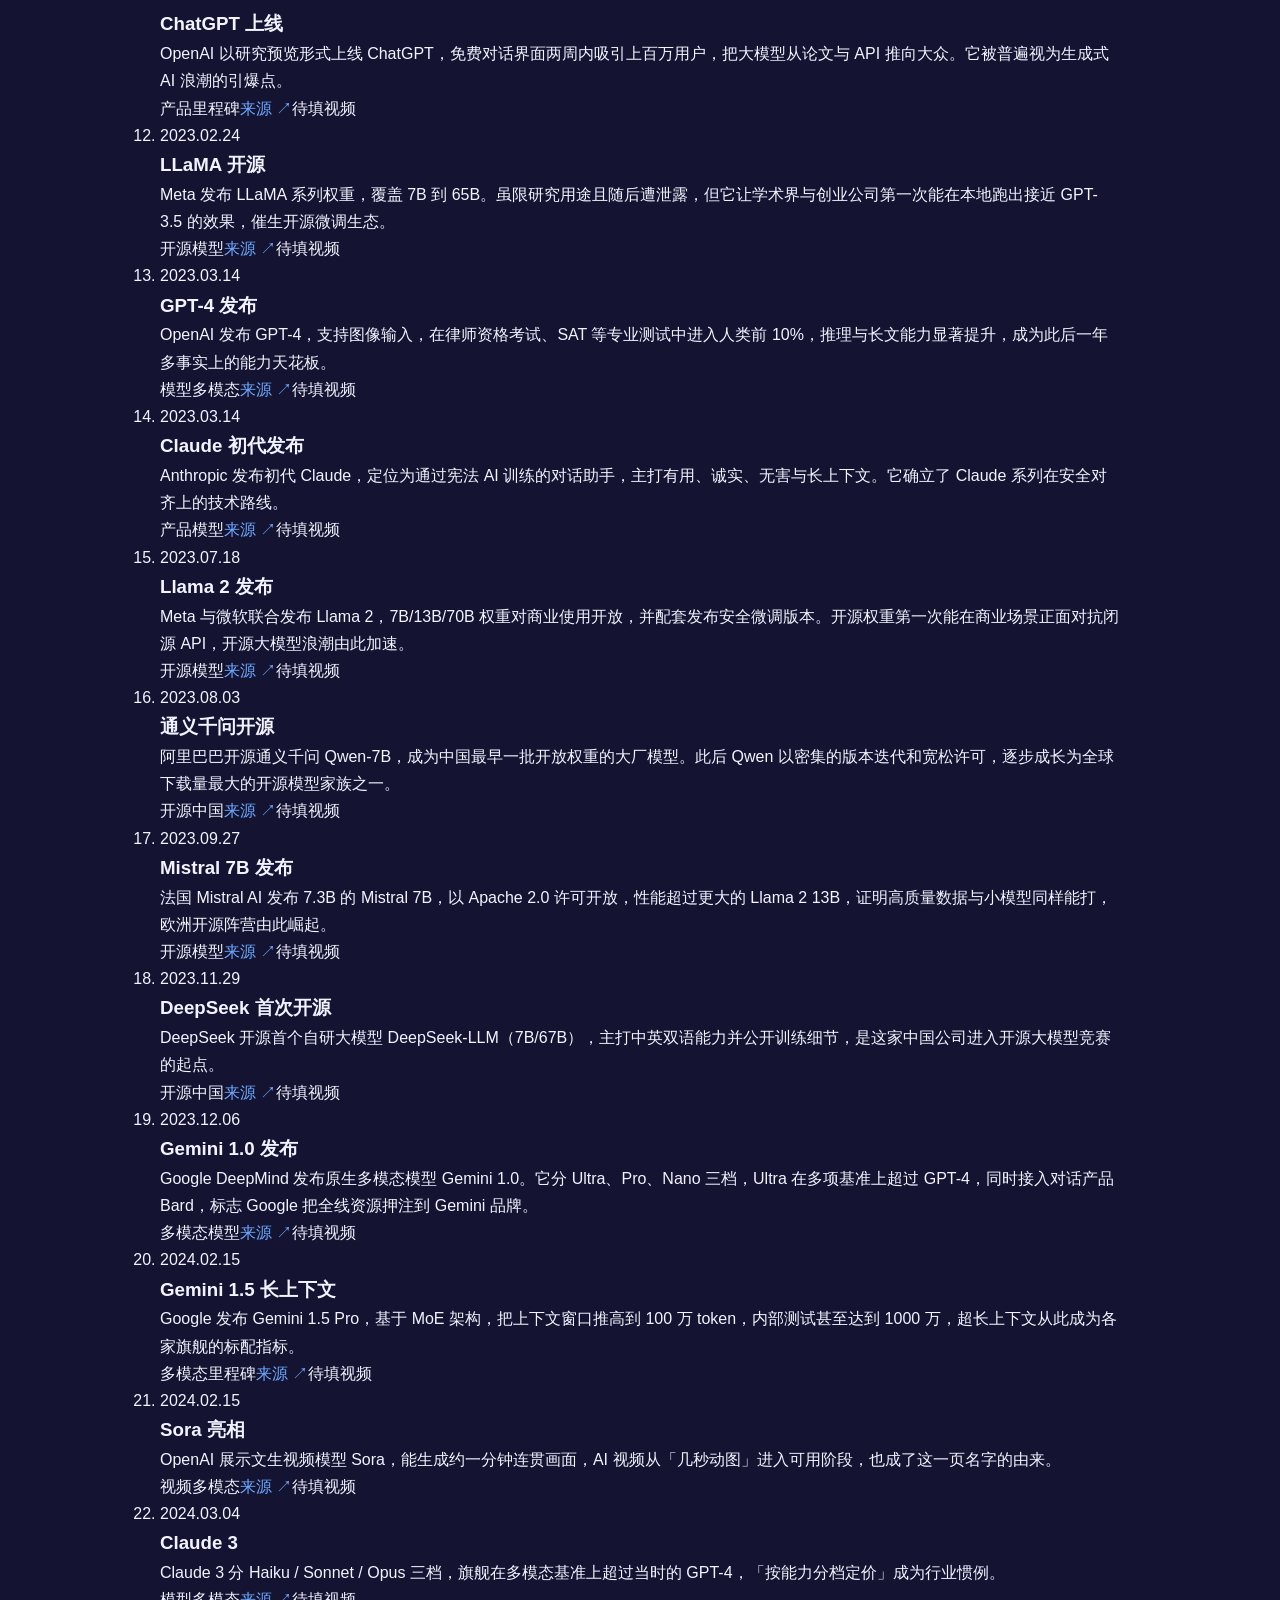
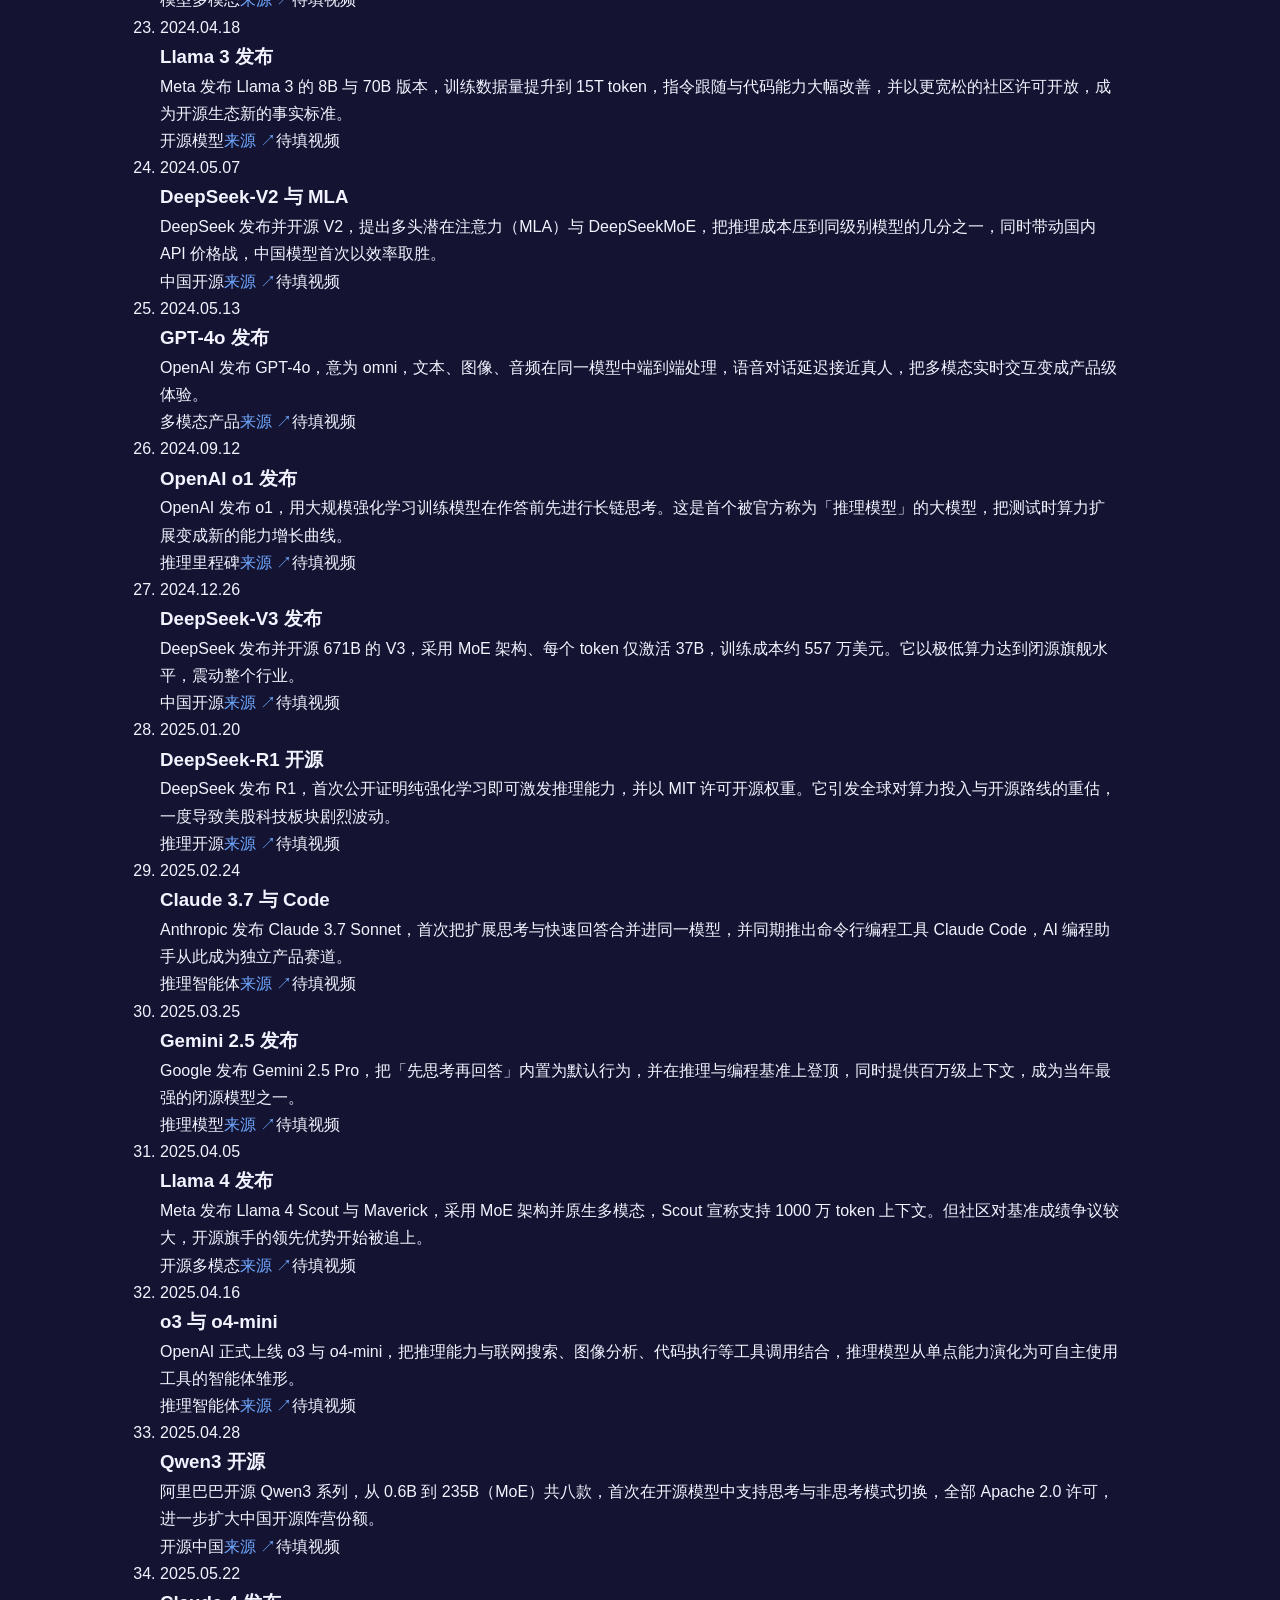
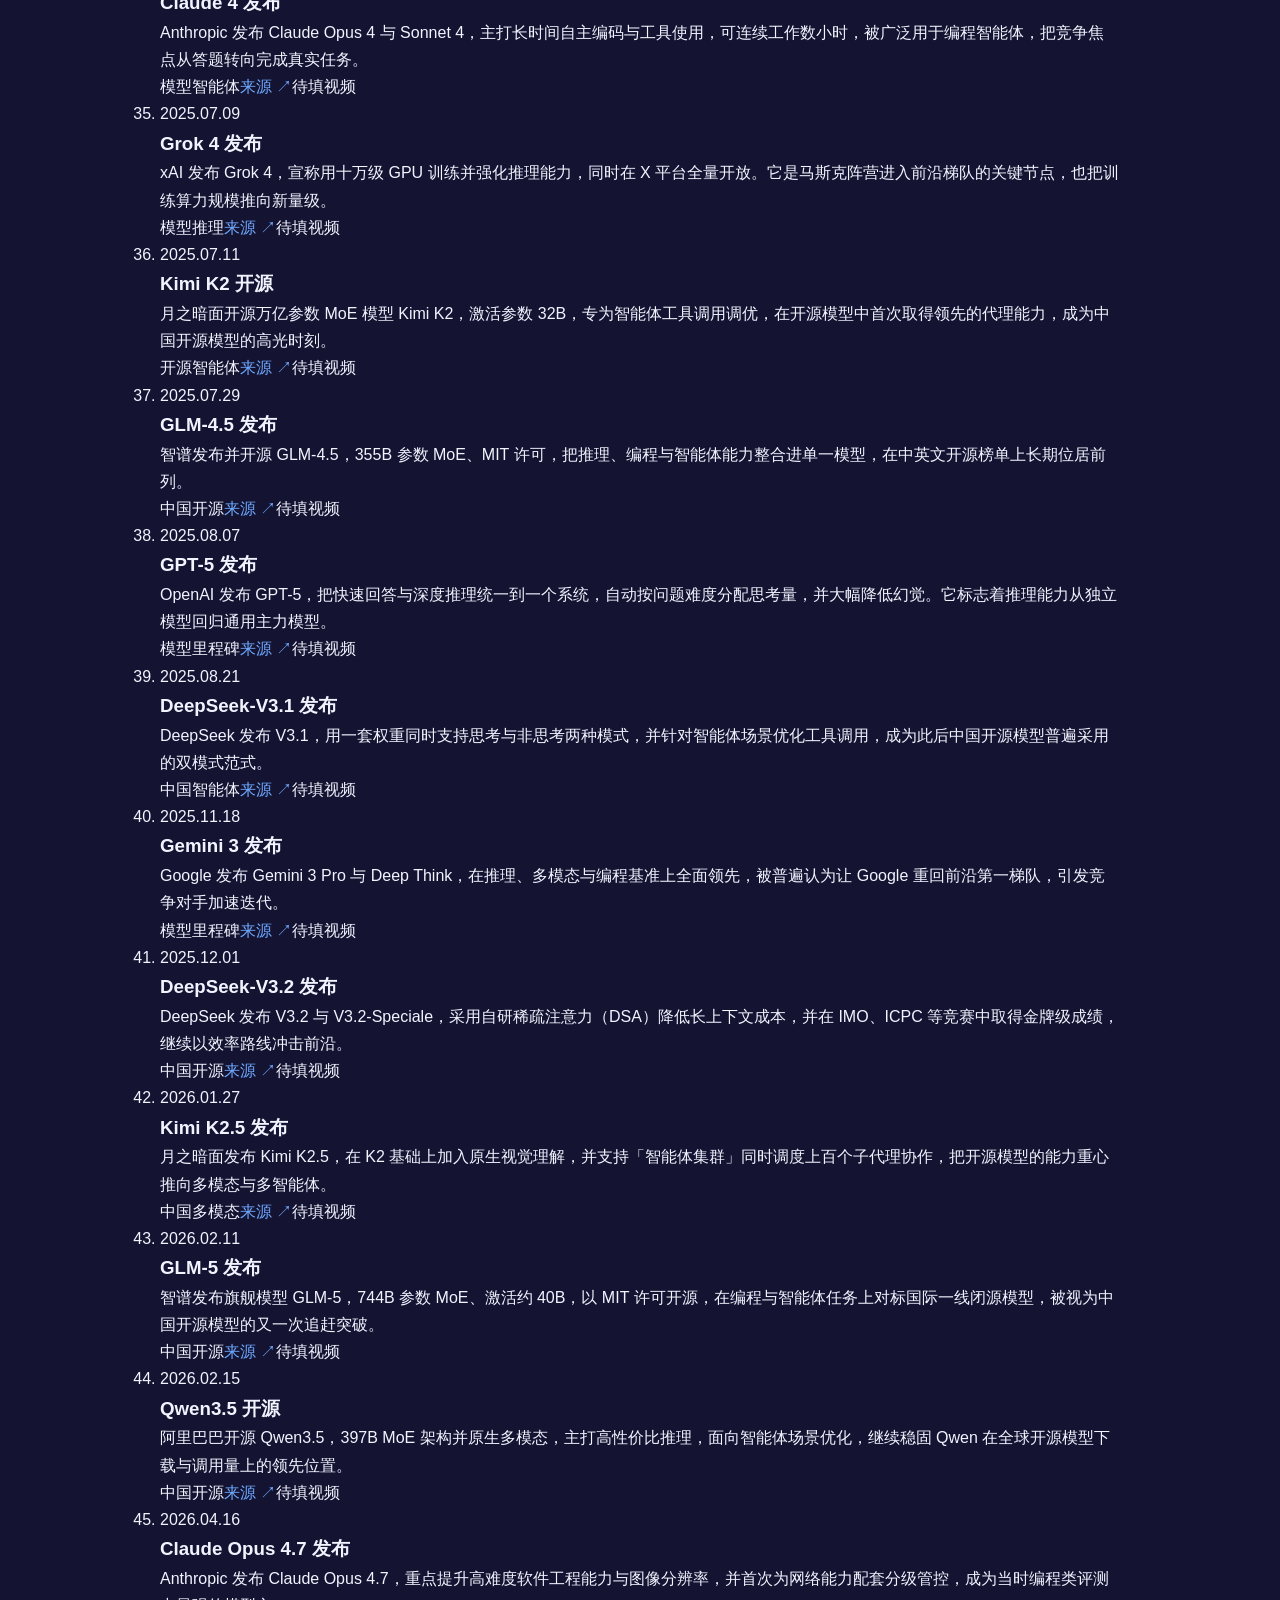
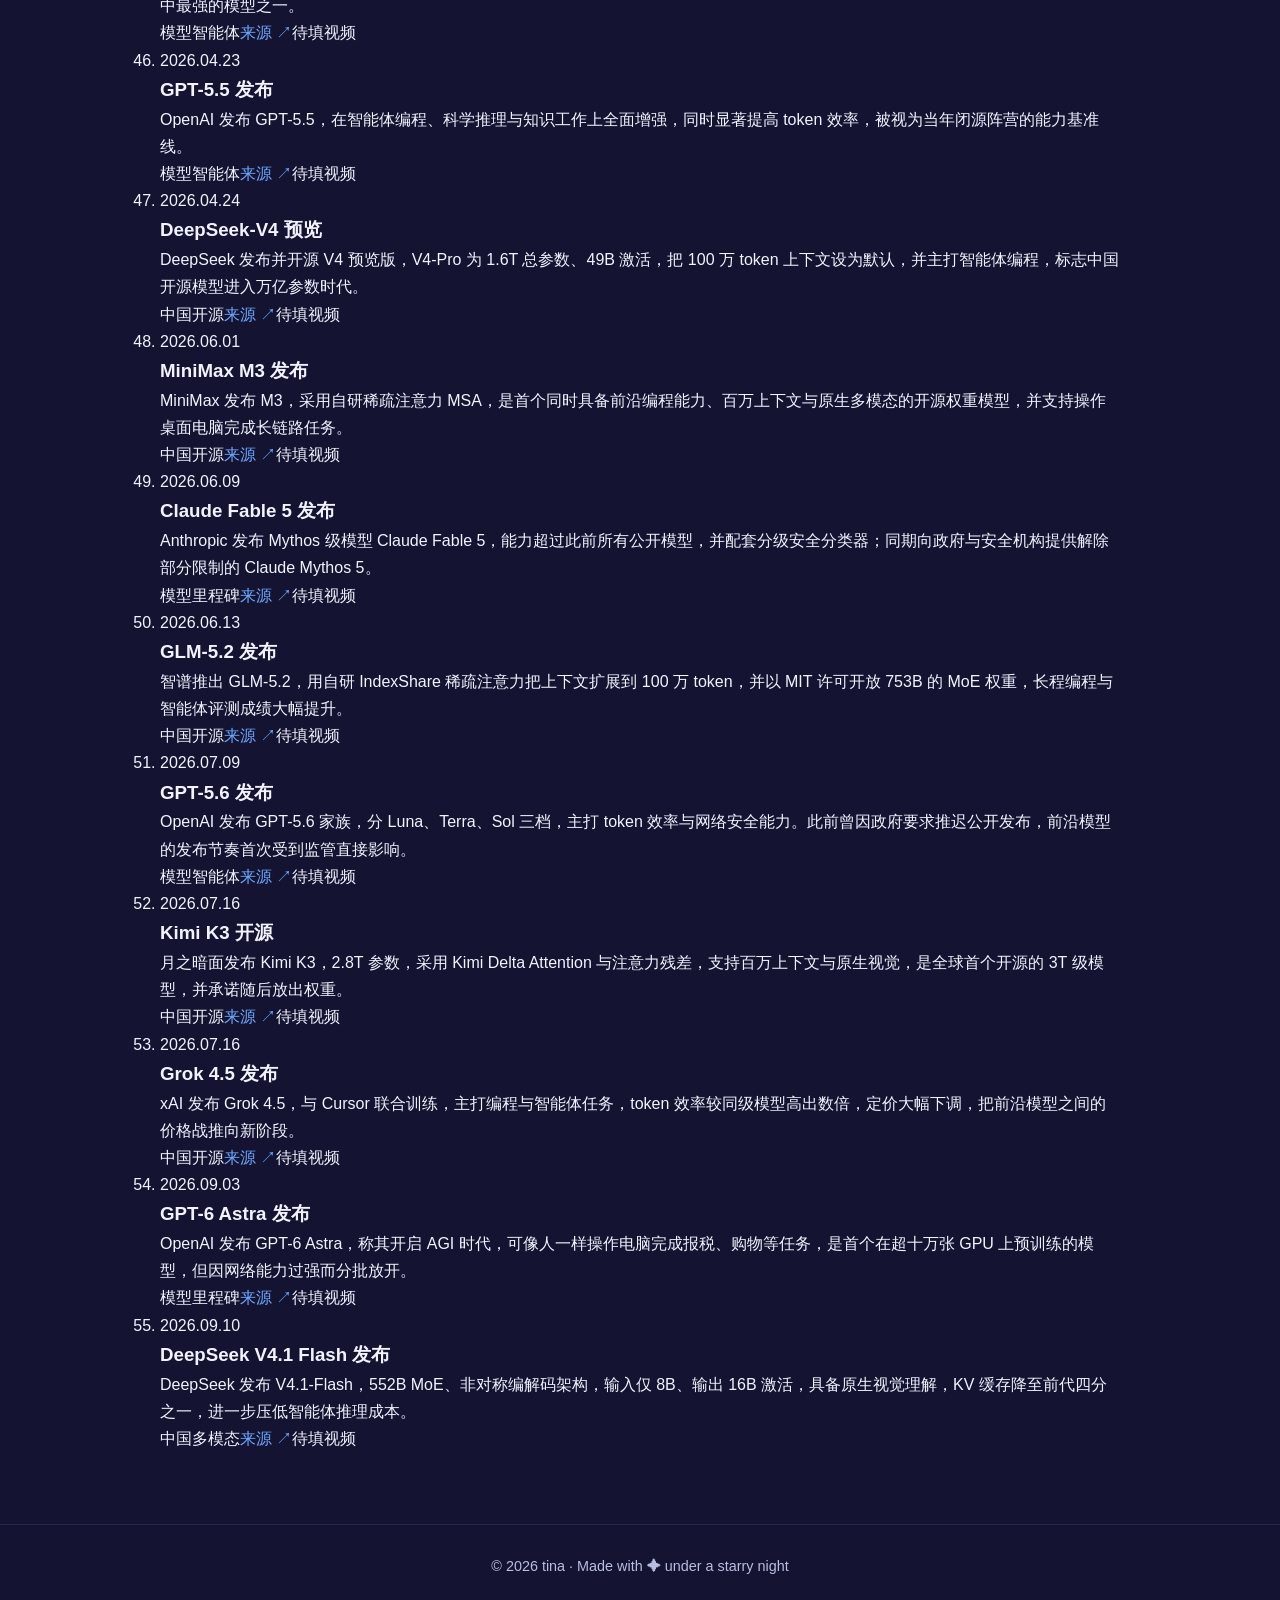
<file: aivideo.html>
<!DOCTYPE html>
<html lang="zh-CN">
<head>
  <meta charset="UTF-8" />
  <meta name="viewport" content="width=device-width, initial-scale=1.0" />
  <title>AI视频 · tina的小窝</title>
  <meta name="description" content="tina 的 AI视频分区：一条 LLM 发展时间线，从 2017 年的 Transformer 到各家旗舰模型，每个节点配一段视频。" />
  <meta name="robots" content="index, follow" />

  <!-- 站点图标（由 avatar.png 缩放生成） -->
  <link rel="icon" href="favicon.ico" sizes="16x16 32x32 48x48" />
  <link rel="icon" type="image/png" sizes="32x32" href="favicon-32.png" />
  <link rel="apple-touch-icon" sizes="180x180" href="apple-touch-icon.png" />

  <!-- 分享卡片：QQ / 微信 / B站 / 微博 抓的就是这些 -->
  <meta property="og:type" content="website" />
  <meta property="og:site_name" content="tina的小窝" />
  <meta property="og:title" content="AI视频 · tina的小窝" />
  <meta property="og:description" content="tina 的 AI视频分区：一条 LLM 发展时间线，从 2017 年的 Transformer 到各家旗舰模型，每个节点配一段视频。" />
  <meta property="og:url" content="https://tina-9yg.pages.dev/aivideo" />
  <meta property="og:image" content="https://tina-9yg.pages.dev/og-image.jpg" />
  <meta property="og:image:type" content="image/jpeg" />
  <meta property="og:image:width" content="1200" />
  <meta property="og:image:height" content="630" />
  <meta property="og:image:alt" content="星空下的兽耳娘插画" />
  <meta property="og:locale" content="zh_CN" />
  <meta name="twitter:card" content="summary_large_image" />

  <link rel="stylesheet" href="style.css" />
</head>
<body>

  <!-- 顶栏：只在窄屏出现（宽屏由左侧导航接管），窄屏保留汉堡菜单 -->
  <header class="site-header">
    <nav class="nav container">
      <a class="nav-logo" href="index.html">✦ <span>tina的小窝</span></a>
      <button class="nav-toggle" id="navToggle" aria-label="打开菜单" aria-expanded="false">
        <span></span><span></span><span></span>
      </button>
      <ul class="nav-links" id="navLinks">
        <li><a href="index.html">首页</a></li>
        <li><a href="about.html">关于我</a></li>
        <li><a href="gal.html">galgame</a></li>
        <li><a href="yugioh.html">游戏王</a></li>
        <li><a href="minigames.html">小游戏</a></li>
        <li><a href="karaoke.html">卡拉OK</a></li>
        <li><a href="apikey.html">API KEY</a></li>
        <li><a href="aivideo.html">AI视频</a></li>
        <li><a href="contact.html">联系</a></li>
      </ul>
    </nav>
  </header>

  <!-- 左侧导航：桌面端就是全站的主导航（顶栏只在窄屏出现，见 style.css）
       2026-09-24 起站点拆成分页，每个页面是独立文件，
       所以「当前是哪一页」直接写死在 HTML 里（is-active + aria-current），不再靠滚动位置判断 -->
  <nav class="side-index" id="sideIndex" aria-label="站点导航">
    <a class="side-index-logo" href="index.html">✦ <span>tina的小窝</span></a>
    <ul class="side-index-list">
      <li><a class="side-index-link" href="index.html">主页</a></li>
      <li><a class="side-index-link" href="about.html">关于我</a></li>
      <li><a class="side-index-link" href="gal.html">galgame</a></li>
      <li><a class="side-index-link" href="yugioh.html">游戏王</a></li>
      <li><a class="side-index-link" href="minigames.html">小游戏</a></li>
      <li><a class="side-index-link" href="karaoke.html">卡拉OK</a></li>
      <li><a class="side-index-link" href="apikey.html">API KEY</a></li>
      <li><a class="side-index-link is-active" href="aivideo.html" aria-current="page">AI视频</a></li>
      <li><a class="side-index-link" href="contact.html">联系</a></li>
    </ul>
  </nav>

  <main>
    <!-- AI视频：一条 LLM 发展时间线，数据与说明都在 aivideo.js（改那个文件即更新本页），
         渲染在 aivideo-render.js。每个节点右侧可以挂一段视频：填了 url 就是「看视频 ↗」，
         没填就显示「待填视频」，不会出现死链。数据一条都没有时会露出下面那块「待填写」占位。 -->
    <section class="section" id="aivideo">
      <div class="container">
        <h2 class="section-title">AI视频 <span class="title-star">✦</span></h2>

        <div class="av-stats" id="avStats"></div>
        <div class="av-chip-row" id="avYearChips" role="group" aria-label="按年份筛选"></div>
        <ol class="av-timeline" id="avTimeline"></ol>
        <p class="av-empty" id="avEmpty" hidden></p>

        <div class="todo-box" id="avFallback" hidden>
          <p class="todo-title">待填写</p>
          <p class="todo-hint">时间线数据还没写：打开 aivideo.js 往 AIVIDEO_TIMELINE 里加节点。</p>
        </div>
      </div>
    </section>
  </main>

  <footer class="site-footer">
    <div class="container">
      <p>© 2026 tina · Made with ✦ under a starry night</p>
    </div>
  </footer>

  <!-- Cloudflare Web Analytics --><script type='module' src='https://static.cloudflareinsights.com/beacon.min.js' data-cf-beacon='{"token": "9dbc39219d9144c998ec463622b964f8"}'></script><!-- End Cloudflare Web Analytics -->
  <script src="aivideo.js"></script>
  <script src="script.js"></script>
  <script src="aivideo-render.js"></script>
</body>
</html>
</file>
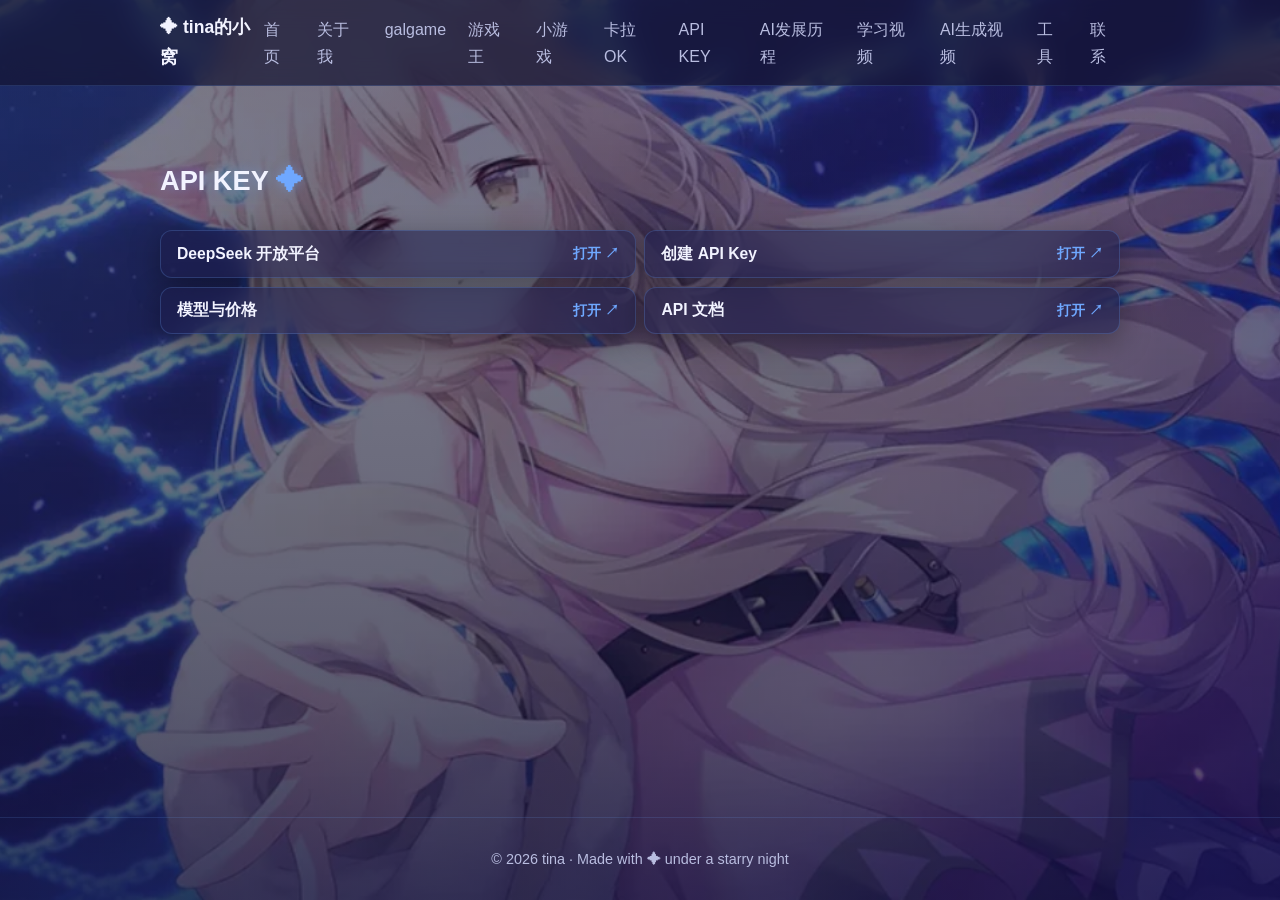
<file: apikey.html>
<!DOCTYPE html>
<html lang="zh-CN">
<head>
  <meta charset="UTF-8" />
  <meta name="viewport" content="width=device-width, initial-scale=1.0" />
  <title>API KEY · tina的小窝</title>
  <meta name="description" content="想用 DeepSeek 的 API？这里只放官方入口：注册、充值、创建 API Key，都在官方平台上办。" />
  <meta name="robots" content="index, follow" />

  <!-- 站点图标（由 avatar.png 缩放生成） -->
  <link rel="icon" href="favicon.ico" sizes="16x16 32x32 48x48" />
  <link rel="icon" type="image/png" sizes="32x32" href="favicon-32.png" />
  <link rel="apple-touch-icon" sizes="180x180" href="apple-touch-icon.png" />

  <!-- 分享卡片：QQ / 微信 / B站 / 微博 抓的就是这些 -->
  <meta property="og:type" content="website" />
  <meta property="og:site_name" content="tina的小窝" />
  <meta property="og:title" content="API KEY · tina的小窝" />
  <meta property="og:description" content="想用 DeepSeek 的 API？这里只放官方入口：注册、充值、创建 API Key，都在官方平台上办。" />
  <meta property="og:url" content="https://tina-9yg.pages.dev/apikey" />
  <meta property="og:image" content="https://tina-9yg.pages.dev/og-image.jpg" />
  <meta property="og:image:type" content="image/jpeg" />
  <meta property="og:image:width" content="1200" />
  <meta property="og:image:height" content="630" />
  <meta property="og:image:alt" content="星空下的兽耳娘插画" />
  <meta property="og:locale" content="zh_CN" />
  <meta name="twitter:card" content="summary_large_image" />

  <link rel="stylesheet" href="style.css" />
</head>
<body>

  <!-- 顶栏：只在窄屏出现（宽屏由左侧导航接管），窄屏保留汉堡菜单 -->
  <header class="site-header">
    <nav class="nav container">
      <a class="nav-logo" href="index.html">✦ <span>tina的小窝</span></a>
      <button class="nav-toggle" id="navToggle" aria-label="打开菜单" aria-expanded="false">
        <span></span><span></span><span></span>
      </button>
      <ul class="nav-links" id="navLinks">
        <li><a href="index.html">首页</a></li>
        <li><a href="about.html">关于我</a></li>
        <li><a href="gal.html">galgame</a></li>
        <li><a href="yugioh.html">游戏王</a></li>
        <li><a href="minigames.html">小游戏</a></li>
        <li><a href="karaoke.html">卡拉OK</a></li>
        <li><a href="apikey.html">API KEY</a></li>
        <li><a href="aihistory.html">AI发展历程</a></li>
        <li><a href="learning.html">学习视频</a></li>
        <li><a href="aigenvideo.html">AI生成视频</a></li>
        <li><a href="tools.html">工具</a></li>
        <li><a href="contact.html">联系</a></li>
      </ul>
    </nav>
  </header>

  <!-- 左侧导航：桌面端就是全站的主导航（顶栏只在窄屏出现，见 style.css）
       站点是分页的，每个页面是独立文件，所以「当前是哪一页」直接写死在 HTML 里
       （is-active + aria-current），不靠 JS 判断 -->
  <nav class="side-index" id="sideIndex" aria-label="站点导航">
    <a class="side-index-logo" href="index.html">✦ <span>tina的小窝</span></a>
    <ul class="side-index-list">
      <li><a class="side-index-link" href="index.html">主页</a></li>
      <li><a class="side-index-link" href="about.html">关于我</a></li>
      <li><a class="side-index-link" href="gal.html">galgame</a></li>
      <li><a class="side-index-link" href="yugioh.html">游戏王</a></li>
      <li><a class="side-index-link" href="minigames.html">小游戏</a></li>
      <li><a class="side-index-link" href="karaoke.html">卡拉OK</a></li>
      <li><a class="side-index-link is-active" href="apikey.html" aria-current="page">API KEY</a></li>
      <li><a class="side-index-link" href="aihistory.html">AI发展历程</a></li>
      <li><a class="side-index-link" href="learning.html">学习视频</a></li>
      <li><a class="side-index-link" href="aigenvideo.html">AI生成视频</a></li>
      <li><a class="side-index-link" href="tools.html">工具</a></li>
      <li><a class="side-index-link" href="contact.html">联系</a></li>
    </ul>
  </nav>

  <main>
    <!-- API KEY：只列官方入口，一行一个，点整行开新窗口。
         链接写死在本页 HTML 里（就四条，没有数据文件、没有 JS 渲染），
         改内容直接改下面这四段就行。
         2026-09-24：原本每条下面还有一句说明文案，tina 要求删掉了，只留入口名 -->
    <section class="section" id="apikey">
      <div class="container">
        <h2 class="section-title">API KEY <span class="title-star">✦</span></h2>

        <div class="ak-list">
          <a class="ak-item" href="https://platform.deepseek.com/" target="_blank" rel="noopener">
            <span class="ak-title">DeepSeek 开放平台</span>
            <span class="ak-go">打开 ↗</span>
          </a>
          <a class="ak-item" href="https://platform.deepseek.com/api_keys" target="_blank" rel="noopener">
            <span class="ak-title">创建 API Key</span>
            <span class="ak-go">打开 ↗</span>
          </a>
          <a class="ak-item" href="https://api-docs.deepseek.com/zh-cn/quick_start/pricing/" target="_blank" rel="noopener">
            <span class="ak-title">模型与价格</span>
            <span class="ak-go">打开 ↗</span>
          </a>
          <a class="ak-item" href="https://api-docs.deepseek.com/zh-cn/" target="_blank" rel="noopener">
            <span class="ak-title">API 文档</span>
            <span class="ak-go">打开 ↗</span>
          </a>
        </div>
      </div>
    </section>
  </main>

  <footer class="site-footer">
    <div class="container">
      <p>© 2026 tina · Made with ✦ under a starry night</p>
    </div>
  </footer>

  <!-- Cloudflare Web Analytics --><script type='module' src='https://static.cloudflareinsights.com/beacon.min.js' data-cf-beacon='{"token": "9dbc39219d9144c998ec463622b964f8"}'></script><!-- End Cloudflare Web Analytics -->
  <script src="script.js"></script>
</body>
</html>
</file>
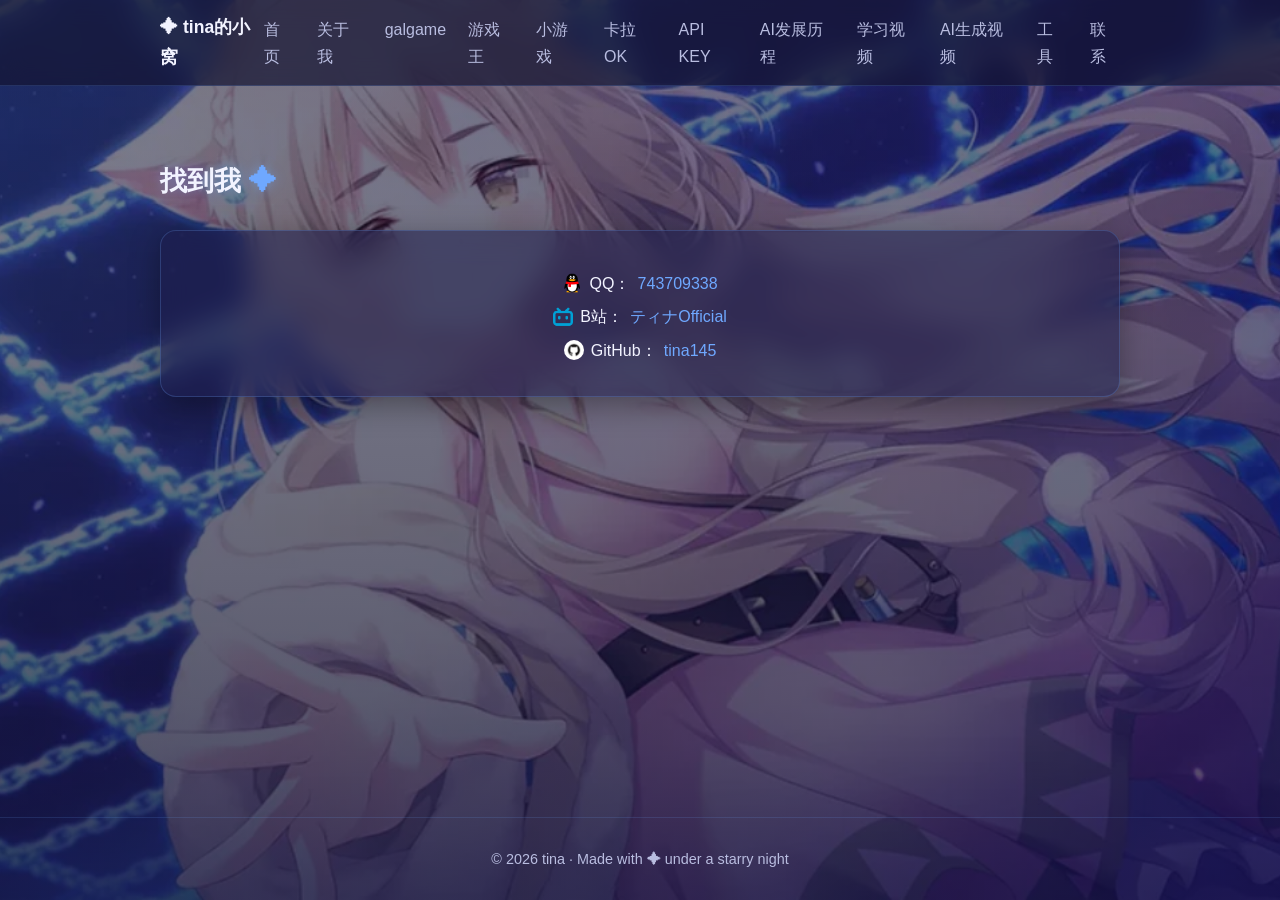
<file: contact.html>
<!DOCTYPE html>
<html lang="zh-CN">
<head>
  <meta charset="UTF-8" />
  <meta name="viewport" content="width=device-width, initial-scale=1.0" />
  <title>联系 · tina的小窝</title>
  <meta name="description" content="QQ、B站、GitHub —— 找到 tina 的三种方式。" />
  <meta name="robots" content="index, follow" />

  <!-- 站点图标（由 avatar.png 缩放生成） -->
  <link rel="icon" href="favicon.ico" sizes="16x16 32x32 48x48" />
  <link rel="icon" type="image/png" sizes="32x32" href="favicon-32.png" />
  <link rel="apple-touch-icon" sizes="180x180" href="apple-touch-icon.png" />

  <!-- 分享卡片：QQ / 微信 / B站 / 微博 抓的就是这些 -->
  <meta property="og:type" content="website" />
  <meta property="og:site_name" content="tina的小窝" />
  <meta property="og:title" content="联系 · tina的小窝" />
  <meta property="og:description" content="QQ、B站、GitHub —— 找到 tina 的三种方式。" />
  <meta property="og:url" content="https://tina-9yg.pages.dev/contact" />
  <meta property="og:image" content="https://tina-9yg.pages.dev/og-image.jpg" />
  <meta property="og:image:type" content="image/jpeg" />
  <meta property="og:image:width" content="1200" />
  <meta property="og:image:height" content="630" />
  <meta property="og:image:alt" content="星空下的兽耳娘插画" />
  <meta property="og:locale" content="zh_CN" />
  <meta name="twitter:card" content="summary_large_image" />

  <link rel="stylesheet" href="style.css" />
</head>
<body>

  <!-- 顶栏：只在窄屏出现（宽屏由左侧导航接管），窄屏保留汉堡菜单 -->
  <header class="site-header">
    <nav class="nav container">
      <a class="nav-logo" href="index.html">✦ <span>tina的小窝</span></a>
      <button class="nav-toggle" id="navToggle" aria-label="打开菜单" aria-expanded="false">
        <span></span><span></span><span></span>
      </button>
      <ul class="nav-links" id="navLinks">
        <li><a href="index.html">首页</a></li>
        <li><a href="about.html">关于我</a></li>
        <li><a href="gal.html">galgame</a></li>
        <li><a href="yugioh.html">游戏王</a></li>
        <li><a href="minigames.html">小游戏</a></li>
        <li><a href="karaoke.html">卡拉OK</a></li>
        <li><a href="apikey.html">API KEY</a></li>
        <li><a href="aihistory.html">AI发展历程</a></li>
        <li><a href="learning.html">学习视频</a></li>
        <li><a href="aigenvideo.html">AI生成视频</a></li>
        <li><a href="tools.html">工具</a></li>
        <li><a href="contact.html">联系</a></li>
      </ul>
    </nav>
  </header>

  <!-- 左侧导航：桌面端就是全站的主导航（顶栏只在窄屏出现，见 style.css）
       2026-09-24 起站点拆成分页，每个页面是独立文件，
       所以「当前是哪一页」直接写死在 HTML 里（is-active + aria-current），不再靠滚动位置判断 -->
  <nav class="side-index" id="sideIndex" aria-label="站点导航">
    <a class="side-index-logo" href="index.html">✦ <span>tina的小窝</span></a>
    <ul class="side-index-list">
      <li><a class="side-index-link" href="index.html">主页</a></li>
      <li><a class="side-index-link" href="about.html">关于我</a></li>
      <li><a class="side-index-link" href="gal.html">galgame</a></li>
      <li><a class="side-index-link" href="yugioh.html">游戏王</a></li>
      <li><a class="side-index-link" href="minigames.html">小游戏</a></li>
      <li><a class="side-index-link" href="karaoke.html">卡拉OK</a></li>
      <li><a class="side-index-link" href="apikey.html">API KEY</a></li>
      <li><a class="side-index-link" href="aihistory.html">AI发展历程</a></li>
      <li><a class="side-index-link" href="learning.html">学习视频</a></li>
      <li><a class="side-index-link" href="aigenvideo.html">AI生成视频</a></li>
      <li><a class="side-index-link" href="tools.html">工具</a></li>
      <li><a class="side-index-link is-active" href="contact.html" aria-current="page">联系</a></li>
    </ul>
  </nav>

  <main>
    <!-- 联系 -->
    <section class="section" id="contact">
      <div class="container">
        <h2 class="section-title">找到我 <span class="title-star">✦</span></h2>
        <div class="card reveal contact-card">
          <ul class="contact-list">
            <li class="contact-item"><img class="icon" src="icon-qq.png" alt="QQ 图标" />QQ：<button class="copy-qq" type="button" data-copy="743709338" title="点击复制 QQ 号">743709338</button></li>
            <li class="contact-item"><img class="icon" src="icon-bilibili.ico" alt="B站图标" />B站：<a href="https://space.bilibili.com/106756702" target="_blank" rel="noopener">ティナOfficial</a></li>
            <li class="contact-item"><img class="icon icon-badge" src="icon-github.png" alt="GitHub 图标" />GitHub：<a href="https://github.com/tina145" target="_blank" rel="noopener">tina145</a></li>
          </ul>
        </div>
      </div>
    </section>
  </main>

  <footer class="site-footer">
    <div class="container">
      <p>© 2026 tina · Made with ✦ under a starry night</p>
    </div>
  </footer>

  <!-- 复制成功提示（只有本页有「点击复制 QQ 号」） -->
  <div class="toast" id="toast" role="status" aria-live="polite"></div>

  <!-- Cloudflare Web Analytics --><script type='module' src='https://static.cloudflareinsights.com/beacon.min.js' data-cf-beacon='{"token": "9dbc39219d9144c998ec463622b964f8"}'></script><!-- End Cloudflare Web Analytics -->
  <script src="script.js"></script>
</body>
</html>
</file>
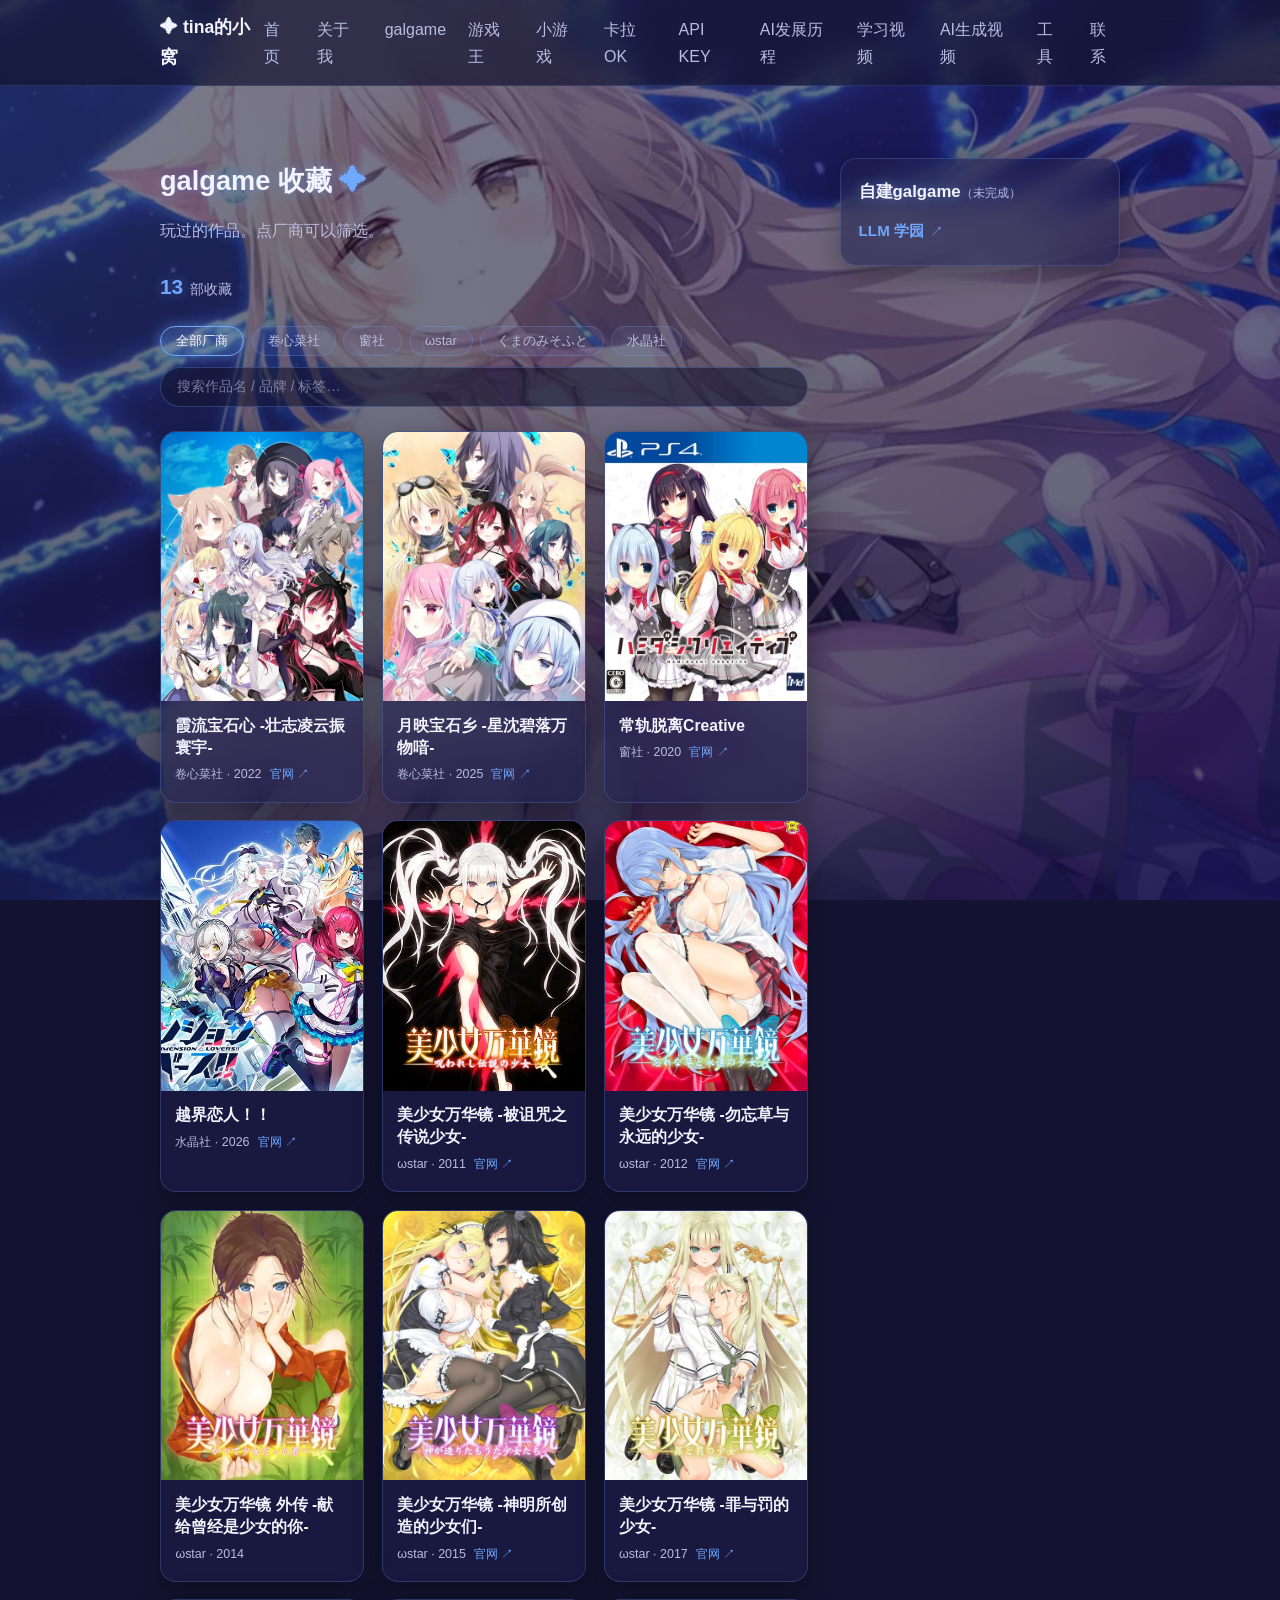
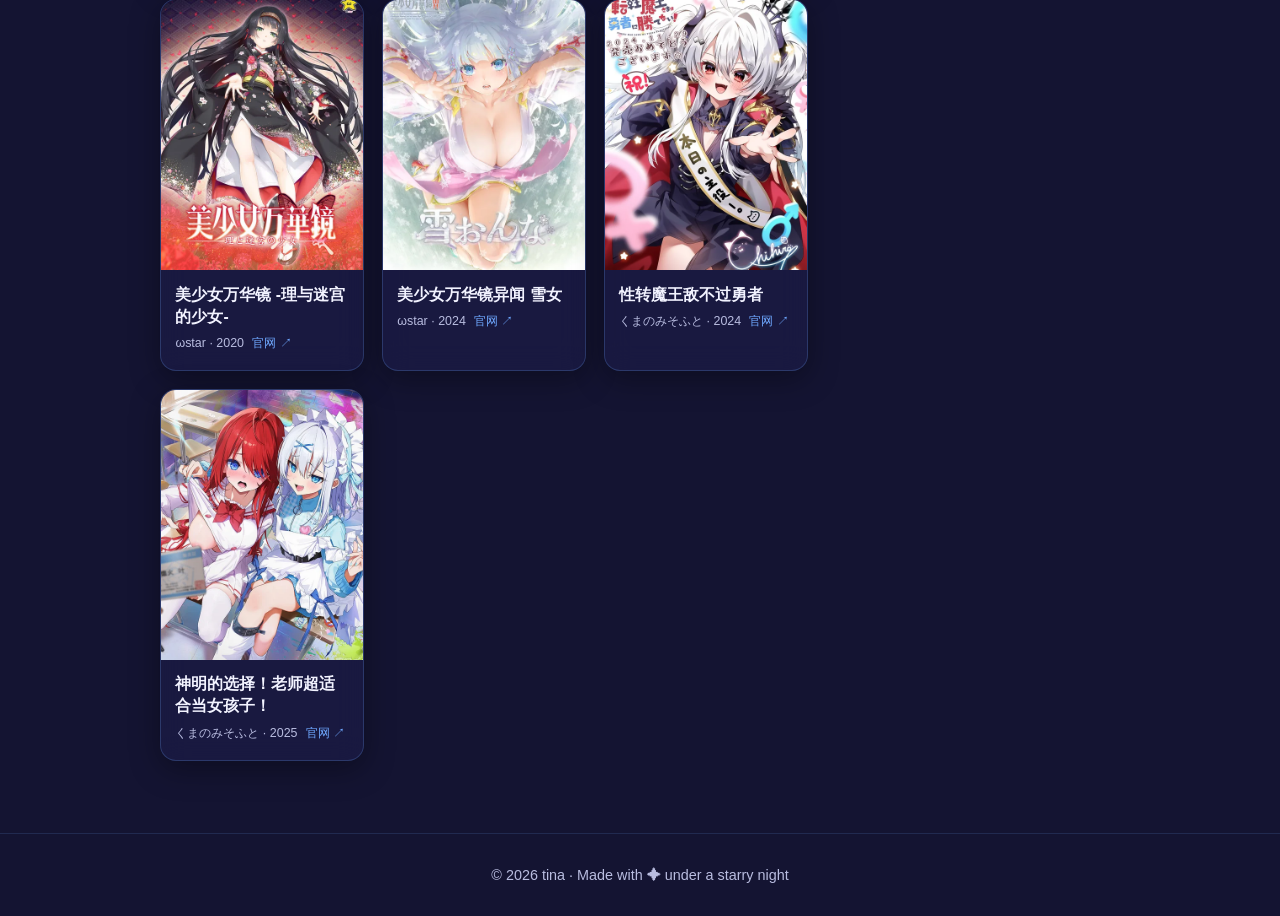
<file: gal.html>
<!DOCTYPE html>
<html lang="zh-CN">
<head>
  <meta charset="UTF-8" />
  <meta name="viewport" content="width=device-width, initial-scale=1.0" />
  <title>galgame 收藏 · tina的小窝</title>
  <meta name="description" content="tina 玩过的 galgame 作品收藏清单，可按厂商筛选、按名字搜索。" />
  <meta name="robots" content="index, follow" />

  <!-- 站点图标（由 avatar.png 缩放生成） -->
  <link rel="icon" href="favicon.ico" sizes="16x16 32x32 48x48" />
  <link rel="icon" type="image/png" sizes="32x32" href="favicon-32.png" />
  <link rel="apple-touch-icon" sizes="180x180" href="apple-touch-icon.png" />

  <!-- 分享卡片：QQ / 微信 / B站 / 微博 抓的就是这些 -->
  <meta property="og:type" content="website" />
  <meta property="og:site_name" content="tina的小窝" />
  <meta property="og:title" content="galgame 收藏 · tina的小窝" />
  <meta property="og:description" content="tina 玩过的 galgame 作品收藏清单，可按厂商筛选、按名字搜索。" />
  <meta property="og:url" content="https://tina-9yg.pages.dev/gal" />
  <meta property="og:image" content="https://tina-9yg.pages.dev/og-image.jpg" />
  <meta property="og:image:type" content="image/jpeg" />
  <meta property="og:image:width" content="1200" />
  <meta property="og:image:height" content="630" />
  <meta property="og:image:alt" content="星空下的兽耳娘插画" />
  <meta property="og:locale" content="zh_CN" />
  <meta name="twitter:card" content="summary_large_image" />

  <link rel="stylesheet" href="style.css" />
</head>
<body>

  <!-- 顶栏：只在窄屏出现（宽屏由左侧导航接管），窄屏保留汉堡菜单 -->
  <header class="site-header">
    <nav class="nav container">
      <a class="nav-logo" href="index.html">✦ <span>tina的小窝</span></a>
      <button class="nav-toggle" id="navToggle" aria-label="打开菜单" aria-expanded="false">
        <span></span><span></span><span></span>
      </button>
      <ul class="nav-links" id="navLinks">
        <li><a href="index.html">首页</a></li>
        <li><a href="about.html">关于我</a></li>
        <li><a href="gal.html">galgame</a></li>
        <li><a href="yugioh.html">游戏王</a></li>
        <li><a href="minigames.html">小游戏</a></li>
        <li><a href="karaoke.html">卡拉OK</a></li>
        <li><a href="apikey.html">API KEY</a></li>
        <li><a href="aihistory.html">AI发展历程</a></li>
        <li><a href="learning.html">学习视频</a></li>
        <li><a href="aigenvideo.html">AI生成视频</a></li>
        <li><a href="tools.html">工具</a></li>
        <li><a href="contact.html">联系</a></li>
      </ul>
    </nav>
  </header>

  <!-- 左侧导航：桌面端就是全站的主导航（顶栏只在窄屏出现，见 style.css）
       2026-09-24 起站点拆成分页，每个页面是独立文件，
       所以「当前是哪一页」直接写死在 HTML 里（is-active + aria-current），不再靠滚动位置判断 -->
  <nav class="side-index" id="sideIndex" aria-label="站点导航">
    <a class="side-index-logo" href="index.html">✦ <span>tina的小窝</span></a>
    <ul class="side-index-list">
      <li><a class="side-index-link" href="index.html">主页</a></li>
      <li><a class="side-index-link" href="about.html">关于我</a></li>
      <li><a class="side-index-link is-active" href="gal.html" aria-current="page">galgame</a></li>
      <li><a class="side-index-link" href="yugioh.html">游戏王</a></li>
      <li><a class="side-index-link" href="minigames.html">小游戏</a></li>
      <li><a class="side-index-link" href="karaoke.html">卡拉OK</a></li>
      <li><a class="side-index-link" href="apikey.html">API KEY</a></li>
      <li><a class="side-index-link" href="aihistory.html">AI发展历程</a></li>
      <li><a class="side-index-link" href="learning.html">学习视频</a></li>
      <li><a class="side-index-link" href="aigenvideo.html">AI生成视频</a></li>
      <li><a class="side-index-link" href="tools.html">工具</a></li>
      <li><a class="side-index-link" href="contact.html">联系</a></li>
    </ul>
  </nav>

  <main>
    <!-- galgame 收藏：数据手写在 games.js 里，改那个文件即更新本页（games.js 必须排在 script.js 之前） -->
    <section class="section" id="gal">
      <!-- 左右两栏：左边是「玩过的作品」收藏（games.js 的 window.GALGAMES），
           右边是「自建galgame（未完成）」——自己做的作品（games.js 的 window.MY_GALGAMES）。
           窄屏在 style.css 的 999px 断点里叠成上下两块 -->
      <div class="container gal-layout">

        <div class="gal-col-main">
          <h2 class="section-title">galgame 收藏 <span class="title-star">✦</span></h2>
          <p class="section-lead">玩过的作品。点厂商可以筛选。</p>

          <div class="gal-stats" id="galStats"></div>

          <div class="gal-controls">
            <div class="gal-chip-row" id="galBrandChips" role="group" aria-label="按厂商筛选"></div>
            <div class="gal-toolbar">
              <label class="gal-search">
                <span class="sr-only">搜索作品</span>
                <input type="search" id="galSearch" placeholder="搜索作品名 / 品牌 / 标签…" autocomplete="off" />
              </label>
            </div>
          </div>

          <div class="gal-grid" id="galGrid"></div>
          <p class="gal-empty" id="galEmpty" hidden></p>
        </div>

        <!-- 右栏：自己做的 galgame。按 tina 要求只做「一行文字链接」，没有封面、没有卡片 -->
        <aside class="gal-mine" aria-labelledby="galMineTitle">
          <h2 class="gal-mine-title" id="galMineTitle">自建galgame<span class="gal-mine-mark">（未完成）</span></h2>
          <ul class="gal-mine-list" id="galMineList"></ul>
          <p class="gal-mine-empty" id="galMineEmpty" hidden>还没有条目。</p>
        </aside>

      </div>
    </section>
  </main>

  <footer class="site-footer">
    <div class="container">
      <p>© 2026 tina · Made with ✦ under a starry night</p>
    </div>
  </footer>

  <!-- Cloudflare Web Analytics --><script type='module' src='https://static.cloudflareinsights.com/beacon.min.js' data-cf-beacon='{"token": "9dbc39219d9144c998ec463622b964f8"}'></script><!-- End Cloudflare Web Analytics -->
  <script src="games.js"></script>
  <script src="script.js"></script>
</body>
</html>
</file>
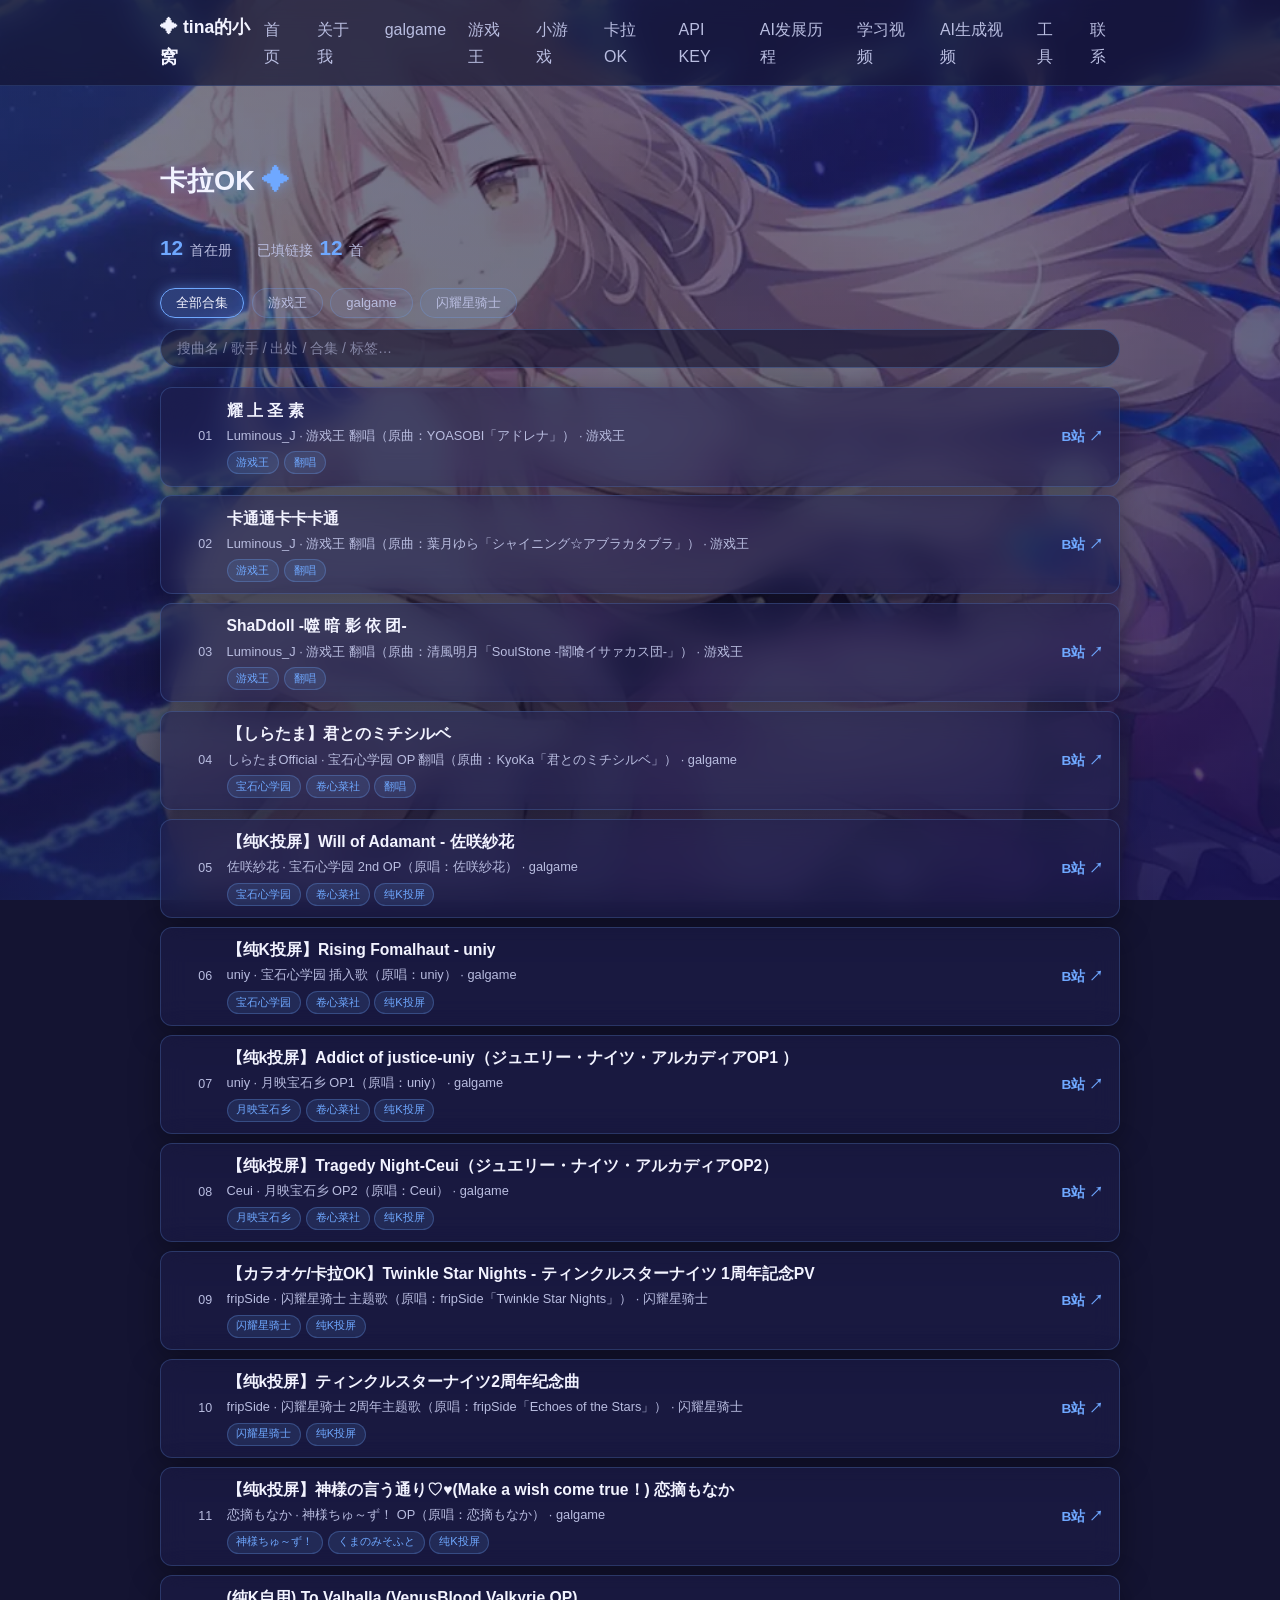
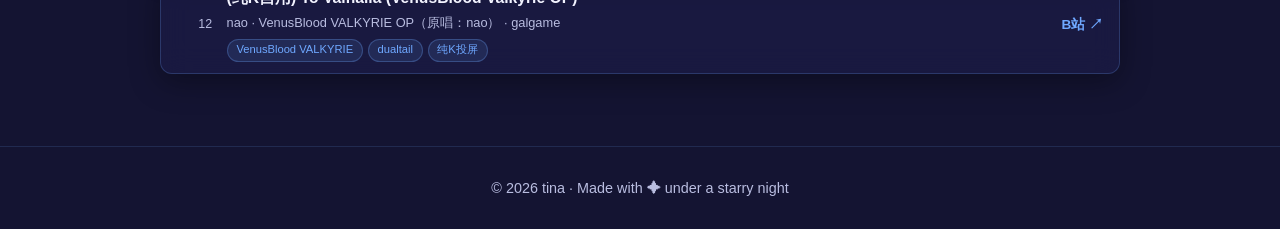
<file: karaoke.html>
<!DOCTYPE html>
<html lang="zh-CN">
<head>
  <meta charset="UTF-8" />
  <meta name="viewport" content="width=device-width, initial-scale=1.0" />
  <title>卡拉OK · tina的小窝</title>
  <meta name="description" content="tina 的卡拉OK 歌单：每首歌直接指向对应的 B站视频，能搜曲名、歌手、合集。" />
  <meta name="robots" content="index, follow" />

  <!-- 站点图标（由 avatar.png 缩放生成） -->
  <link rel="icon" href="favicon.ico" sizes="16x16 32x32 48x48" />
  <link rel="icon" type="image/png" sizes="32x32" href="favicon-32.png" />
  <link rel="apple-touch-icon" sizes="180x180" href="apple-touch-icon.png" />

  <!-- 分享卡片：QQ / 微信 / B站 / 微博 抓的就是这些 -->
  <meta property="og:type" content="website" />
  <meta property="og:site_name" content="tina的小窝" />
  <meta property="og:title" content="卡拉OK · tina的小窝" />
  <meta property="og:description" content="tina 的卡拉OK 歌单：每首歌直接指向对应的 B站视频，能搜曲名、歌手、合集。" />
  <meta property="og:url" content="https://tina-9yg.pages.dev/karaoke" />
  <meta property="og:image" content="https://tina-9yg.pages.dev/og-image.jpg" />
  <meta property="og:image:type" content="image/jpeg" />
  <meta property="og:image:width" content="1200" />
  <meta property="og:image:height" content="630" />
  <meta property="og:image:alt" content="星空下的兽耳娘插画" />
  <meta property="og:locale" content="zh_CN" />
  <meta name="twitter:card" content="summary_large_image" />

  <link rel="stylesheet" href="style.css" />
</head>
<body>

  <!-- 顶栏：只在窄屏出现（宽屏由左侧导航接管），窄屏保留汉堡菜单 -->
  <header class="site-header">
    <nav class="nav container">
      <a class="nav-logo" href="index.html">✦ <span>tina的小窝</span></a>
      <button class="nav-toggle" id="navToggle" aria-label="打开菜单" aria-expanded="false">
        <span></span><span></span><span></span>
      </button>
      <ul class="nav-links" id="navLinks">
        <li><a href="index.html">首页</a></li>
        <li><a href="about.html">关于我</a></li>
        <li><a href="gal.html">galgame</a></li>
        <li><a href="yugioh.html">游戏王</a></li>
        <li><a href="minigames.html">小游戏</a></li>
        <li><a href="karaoke.html">卡拉OK</a></li>
        <li><a href="apikey.html">API KEY</a></li>
        <li><a href="aihistory.html">AI发展历程</a></li>
        <li><a href="learning.html">学习视频</a></li>
        <li><a href="aigenvideo.html">AI生成视频</a></li>
        <li><a href="tools.html">工具</a></li>
        <li><a href="contact.html">联系</a></li>
      </ul>
    </nav>
  </header>

  <!-- 左侧导航：桌面端就是全站的主导航（顶栏只在窄屏出现，见 style.css）
       站点是分页的，每个页面是独立文件，所以「当前是哪一页」直接写死在 HTML 里
       （is-active + aria-current），不靠 JS 判断 -->
  <nav class="side-index" id="sideIndex" aria-label="站点导航">
    <a class="side-index-logo" href="index.html">✦ <span>tina的小窝</span></a>
    <ul class="side-index-list">
      <li><a class="side-index-link" href="index.html">主页</a></li>
      <li><a class="side-index-link" href="about.html">关于我</a></li>
      <li><a class="side-index-link" href="gal.html">galgame</a></li>
      <li><a class="side-index-link" href="yugioh.html">游戏王</a></li>
      <li><a class="side-index-link" href="minigames.html">小游戏</a></li>
      <li><a class="side-index-link is-active" href="karaoke.html" aria-current="page">卡拉OK</a></li>
      <li><a class="side-index-link" href="apikey.html">API KEY</a></li>
      <li><a class="side-index-link" href="aihistory.html">AI发展历程</a></li>
      <li><a class="side-index-link" href="learning.html">学习视频</a></li>
      <li><a class="side-index-link" href="aigenvideo.html">AI生成视频</a></li>
      <li><a class="side-index-link" href="tools.html">工具</a></li>
      <li><a class="side-index-link" href="contact.html">联系</a></li>
    </ul>
  </nav>

  <main>
    <!-- 卡拉OK 歌单：数据手写在 karaoke.js 里，改那个文件即更新本页
         （karaoke.js 必须排在 script.js 之前） -->
    <section class="section" id="karaoke">
      <div class="container">
        <h2 class="section-title">卡拉OK <span class="title-star">✦</span></h2>

        <div class="kara-stats" id="karaStats"></div>

        <div class="kara-controls">
          <div class="kara-chip-row" id="karaCollectionChips" role="group" aria-label="按合集筛选"></div>
          <div class="kara-toolbar">
            <label class="kara-search">
              <span class="sr-only">搜索歌曲</span>
              <input type="search" id="karaSearch" placeholder="搜曲名 / 歌手 / 出处 / 合集 / 标签…" autocomplete="off" />
            </label>
          </div>
        </div>

        <div class="kara-list" id="karaList"></div>
        <p class="kara-empty" id="karaEmpty" hidden></p>
      </div>
    </section>
  </main>

  <footer class="site-footer">
    <div class="container">
      <p>© 2026 tina · Made with ✦ under a starry night</p>
    </div>
  </footer>

  <!-- Cloudflare Web Analytics --><script type='module' src='https://static.cloudflareinsights.com/beacon.min.js' data-cf-beacon='{"token": "9dbc39219d9144c998ec463622b964f8"}'></script><!-- End Cloudflare Web Analytics -->
  <script src="karaoke.js"></script>
  <script src="script.js"></script>
</body>
</html>
</file>
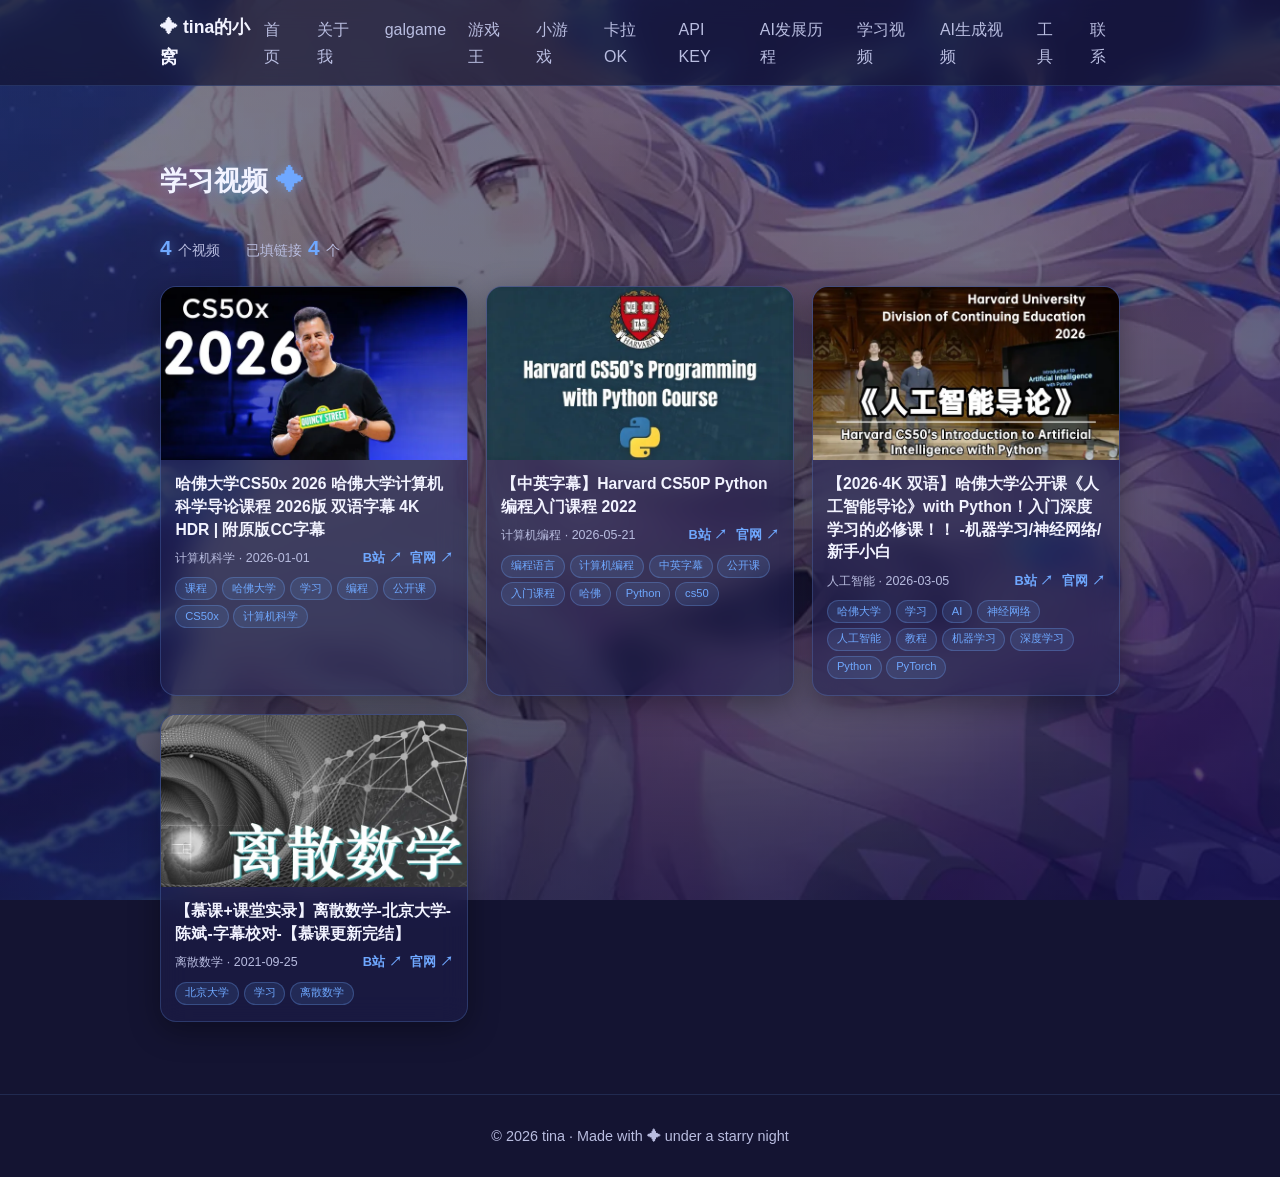
<file: learning.html>
<!DOCTYPE html>
<html lang="zh-CN">
<head>
  <meta charset="UTF-8" />
  <meta name="viewport" content="width=device-width, initial-scale=1.0" />
  <title>学习视频 · tina的小窝</title>
  <meta name="description" content="tina 收藏的学习视频卡片墙，点一张就打开对应的 B站视频。" />
  <meta name="robots" content="index, follow" />

  <!-- 站点图标（由 avatar.png 缩放生成） -->
  <link rel="icon" href="favicon.ico" sizes="16x16 32x32 48x48" />
  <link rel="icon" type="image/png" sizes="32x32" href="favicon-32.png" />
  <link rel="apple-touch-icon" sizes="180x180" href="apple-touch-icon.png" />

  <!-- 分享卡片：QQ / 微信 / B站 / 微博 抓的就是这些 -->
  <meta property="og:type" content="website" />
  <meta property="og:site_name" content="tina的小窝" />
  <meta property="og:title" content="学习视频 · tina的小窝" />
  <meta property="og:description" content="tina 收藏的学习视频卡片墙，点一张就打开对应的 B站视频。" />
  <meta property="og:url" content="https://tina-9yg.pages.dev/learning" />
  <meta property="og:image" content="https://tina-9yg.pages.dev/og-image.jpg" />
  <meta property="og:image:type" content="image/jpeg" />
  <meta property="og:image:width" content="1200" />
  <meta property="og:image:height" content="630" />
  <meta property="og:image:alt" content="星空下的兽耳娘插画" />
  <meta property="og:locale" content="zh_CN" />
  <meta name="twitter:card" content="summary_large_image" />

  <link rel="stylesheet" href="style.css" />
</head>
<body>

  <!-- 顶栏：只在窄屏出现（宽屏由左侧导航接管），窄屏保留汉堡菜单 -->
  <header class="site-header">
    <nav class="nav container">
      <a class="nav-logo" href="index.html">✦ <span>tina的小窝</span></a>
      <button class="nav-toggle" id="navToggle" aria-label="打开菜单" aria-expanded="false">
        <span></span><span></span><span></span>
      </button>
      <ul class="nav-links" id="navLinks">
        <li><a href="index.html">首页</a></li>
        <li><a href="about.html">关于我</a></li>
        <li><a href="gal.html">galgame</a></li>
        <li><a href="yugioh.html">游戏王</a></li>
        <li><a href="minigames.html">小游戏</a></li>
        <li><a href="karaoke.html">卡拉OK</a></li>
        <li><a href="apikey.html">API KEY</a></li>
        <li><a href="aihistory.html">AI发展历程</a></li>
        <li><a href="learning.html">学习视频</a></li>
        <li><a href="aigenvideo.html">AI生成视频</a></li>
        <li><a href="tools.html">工具</a></li>
        <li><a href="contact.html">联系</a></li>
      </ul>
    </nav>
  </header>

  <!-- 左侧导航：桌面端就是全站的主导航（顶栏只在窄屏出现，见 style.css）
       2026-09-24 起站点拆成分页，每个页面是独立文件，
       所以「当前是哪一页」直接写死在 HTML 里（is-active + aria-current），不再靠滚动位置判断 -->
  <nav class="side-index" id="sideIndex" aria-label="站点导航">
    <a class="side-index-logo" href="index.html">✦ <span>tina的小窝</span></a>
    <ul class="side-index-list">
      <li><a class="side-index-link" href="index.html">主页</a></li>
      <li><a class="side-index-link" href="about.html">关于我</a></li>
      <li><a class="side-index-link" href="gal.html">galgame</a></li>
      <li><a class="side-index-link" href="yugioh.html">游戏王</a></li>
      <li><a class="side-index-link" href="minigames.html">小游戏</a></li>
      <li><a class="side-index-link" href="karaoke.html">卡拉OK</a></li>
      <li><a class="side-index-link" href="apikey.html">API KEY</a></li>
      <li><a class="side-index-link" href="aihistory.html">AI发展历程</a></li>
      <li><a class="side-index-link is-active" href="learning.html" aria-current="page">学习视频</a></li>
      <li><a class="side-index-link" href="aigenvideo.html">AI生成视频</a></li>
      <li><a class="side-index-link" href="tools.html">工具</a></li>
      <li><a class="side-index-link" href="contact.html">联系</a></li>
    </ul>
  </nav>

  <main>
    <!-- 学习视频：卡片墙，数据手写在 learning.js 里，改那个文件即更新本页
         （learning.js 必须排在 script.js 之前，渲染脚本 learning-render.js 排在 script.js 之后） -->
    <section class="section" id="learning">
      <div class="container">
        <h2 class="section-title">学习视频 <span class="title-star">✦</span></h2>

        <div class="lv-stats" id="lvStats"></div>

        <div class="lv-grid" id="lvGrid"></div>

        <!-- 一条数据都没有时才露出来（有数据时由 learning-render.js 藏起来） -->
        <div class="todo-box" id="lvTodo" hidden>
          <p class="todo-title">待填写</p>
          <p class="todo-hint">打开 learning.js 往里加视频条目就行。</p>
        </div>
      </div>
    </section>
  </main>

  <footer class="site-footer">
    <div class="container">
      <p>© 2026 tina · Made with ✦ under a starry night</p>
    </div>
  </footer>

  <!-- Cloudflare Web Analytics --><script type='module' src='https://static.cloudflareinsights.com/beacon.min.js' data-cf-beacon='{"token": "9dbc39219d9144c998ec463622b964f8"}'></script><!-- End Cloudflare Web Analytics -->
  <script src="learning.js"></script>
  <script src="script.js"></script>
  <script src="learning-render.js"></script>
</body>
</html>
</file>
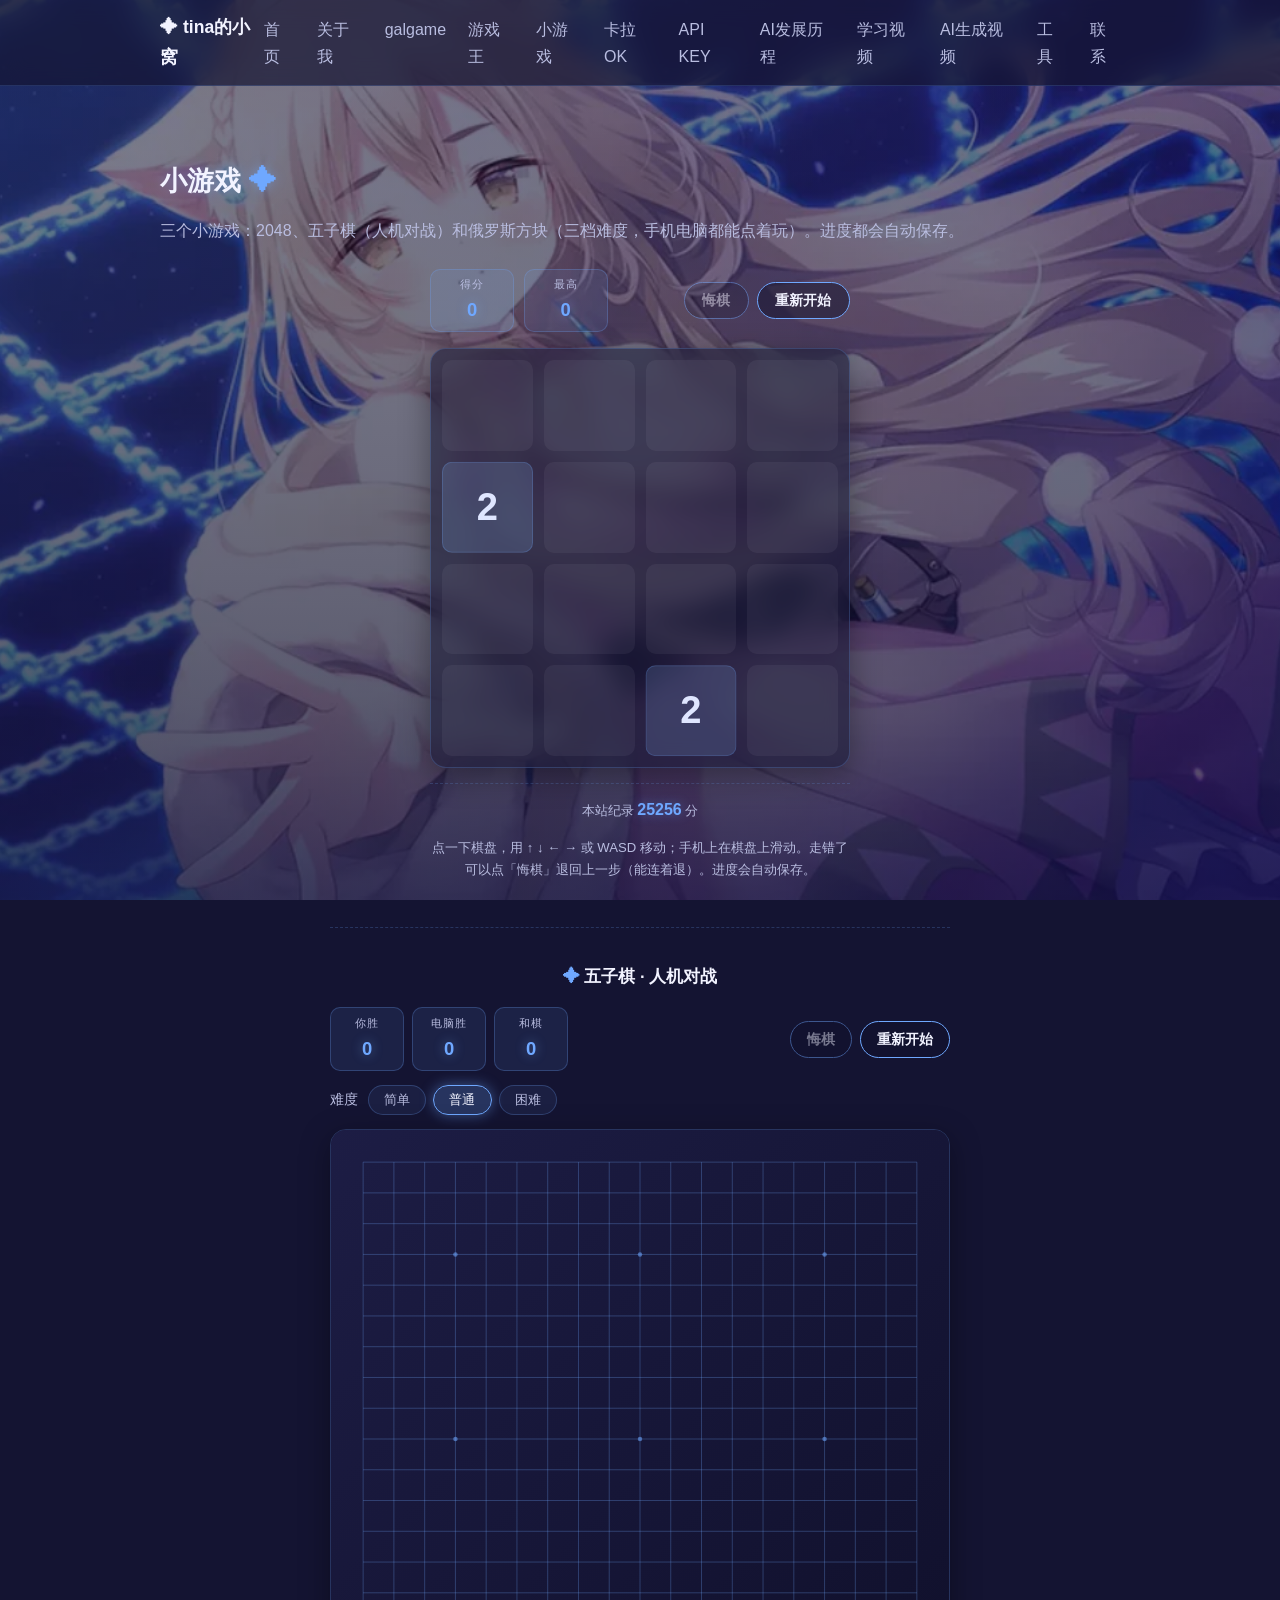
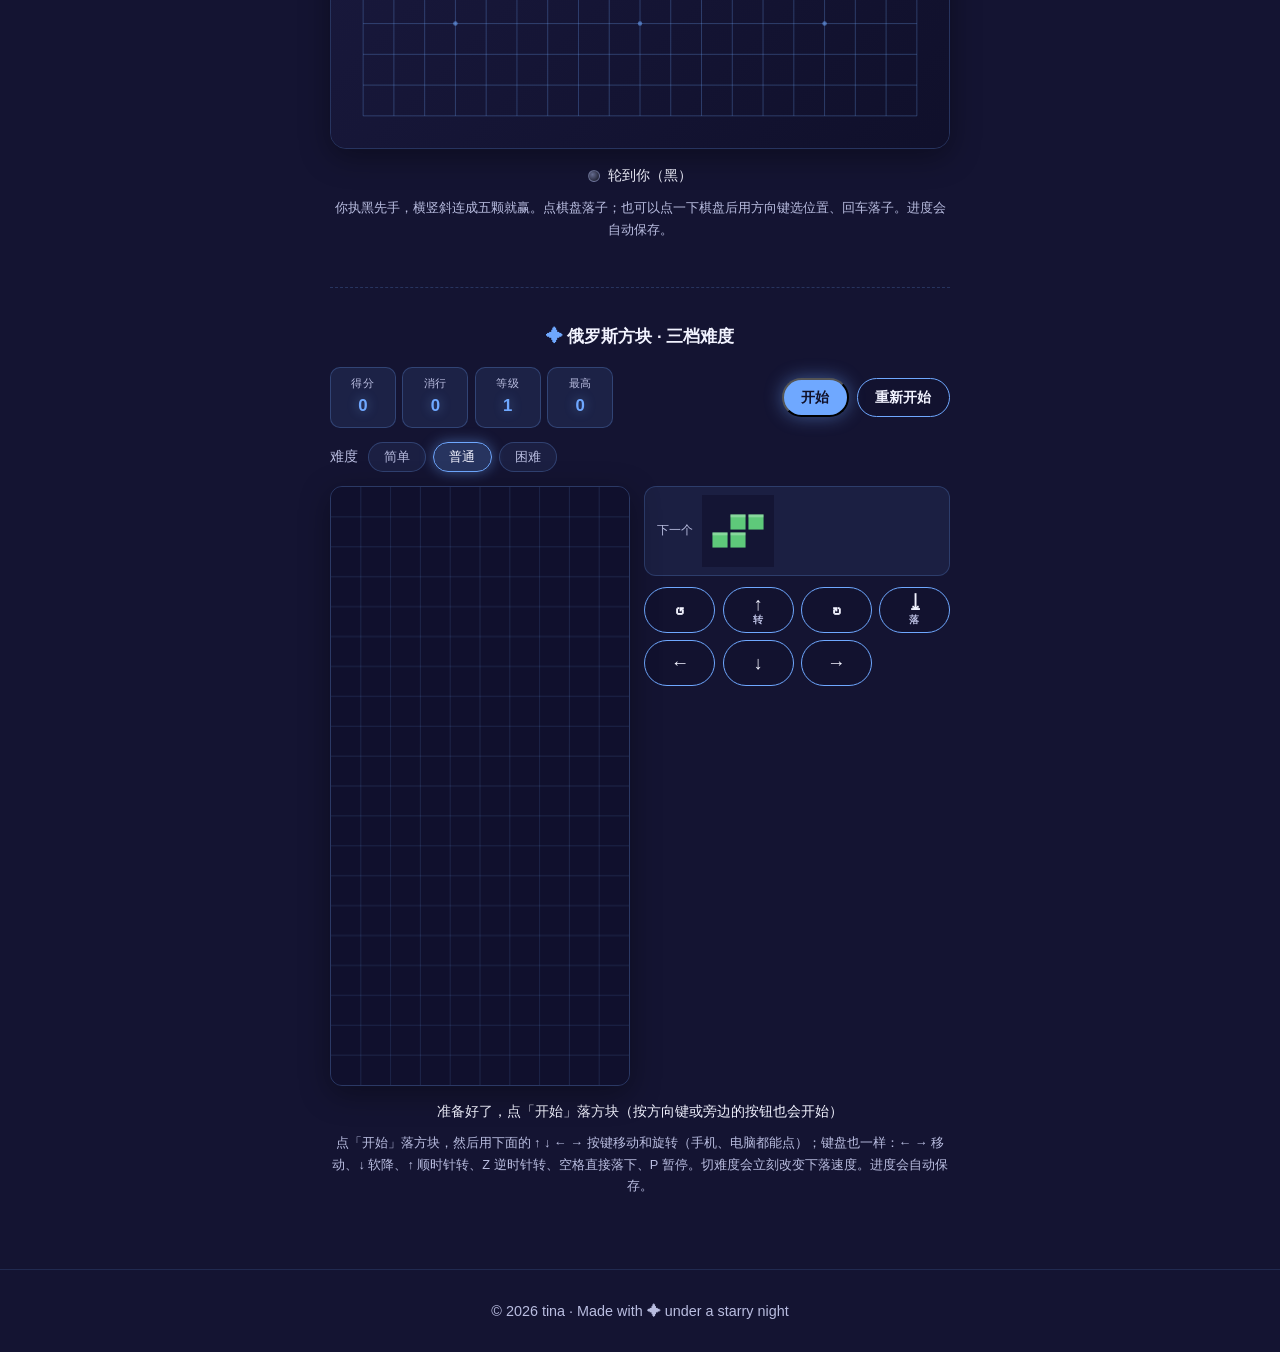
<file: minigames.html>
<!DOCTYPE html>
<html lang="zh-CN">
<head>
  <meta charset="UTF-8" />
  <meta name="viewport" content="width=device-width, initial-scale=1.0" />
  <title>小游戏 · tina的小窝</title>
  <meta name="description" content="2048 和五子棋（人机对战），在浏览器里直接玩，进度自动保存。" />
  <meta name="robots" content="index, follow" />

  <!-- 站点图标（由 avatar.png 缩放生成） -->
  <link rel="icon" href="favicon.ico" sizes="16x16 32x32 48x48" />
  <link rel="icon" type="image/png" sizes="32x32" href="favicon-32.png" />
  <link rel="apple-touch-icon" sizes="180x180" href="apple-touch-icon.png" />

  <!-- 分享卡片：QQ / 微信 / B站 / 微博 抓的就是这些 -->
  <meta property="og:type" content="website" />
  <meta property="og:site_name" content="tina的小窝" />
  <meta property="og:title" content="小游戏 · tina的小窝" />
  <meta property="og:description" content="2048 和五子棋（人机对战），在浏览器里直接玩，进度自动保存。" />
  <meta property="og:url" content="https://tina-9yg.pages.dev/minigames" />
  <meta property="og:image" content="https://tina-9yg.pages.dev/og-image.jpg" />
  <meta property="og:image:type" content="image/jpeg" />
  <meta property="og:image:width" content="1200" />
  <meta property="og:image:height" content="630" />
  <meta property="og:image:alt" content="星空下的兽耳娘插画" />
  <meta property="og:locale" content="zh_CN" />
  <meta name="twitter:card" content="summary_large_image" />

  <link rel="stylesheet" href="style.css" />
</head>
<body>

  <!-- 顶栏：只在窄屏出现（宽屏由左侧导航接管），窄屏保留汉堡菜单 -->
  <header class="site-header">
    <nav class="nav container">
      <a class="nav-logo" href="index.html">✦ <span>tina的小窝</span></a>
      <button class="nav-toggle" id="navToggle" aria-label="打开菜单" aria-expanded="false">
        <span></span><span></span><span></span>
      </button>
      <ul class="nav-links" id="navLinks">
        <li><a href="index.html">首页</a></li>
        <li><a href="about.html">关于我</a></li>
        <li><a href="gal.html">galgame</a></li>
        <li><a href="yugioh.html">游戏王</a></li>
        <li><a href="minigames.html">小游戏</a></li>
        <li><a href="karaoke.html">卡拉OK</a></li>
        <li><a href="apikey.html">API KEY</a></li>
        <li><a href="aihistory.html">AI发展历程</a></li>
        <li><a href="learning.html">学习视频</a></li>
        <li><a href="aigenvideo.html">AI生成视频</a></li>
        <li><a href="tools.html">工具</a></li>
        <li><a href="contact.html">联系</a></li>
      </ul>
    </nav>
  </header>

  <!-- 左侧导航：桌面端就是全站的主导航（顶栏只在窄屏出现，见 style.css）
       2026-09-24 起站点拆成分页，每个页面是独立文件，
       所以「当前是哪一页」直接写死在 HTML 里（is-active + aria-current），不再靠滚动位置判断 -->
  <nav class="side-index" id="sideIndex" aria-label="站点导航">
    <a class="side-index-logo" href="index.html">✦ <span>tina的小窝</span></a>
    <ul class="side-index-list">
      <li><a class="side-index-link" href="index.html">主页</a></li>
      <li><a class="side-index-link" href="about.html">关于我</a></li>
      <li><a class="side-index-link" href="gal.html">galgame</a></li>
      <li><a class="side-index-link" href="yugioh.html">游戏王</a></li>
      <li><a class="side-index-link is-active" href="minigames.html" aria-current="page">小游戏</a></li>
      <li><a class="side-index-link" href="karaoke.html">卡拉OK</a></li>
      <li><a class="side-index-link" href="apikey.html">API KEY</a></li>
      <li><a class="side-index-link" href="aihistory.html">AI发展历程</a></li>
      <li><a class="side-index-link" href="learning.html">学习视频</a></li>
      <li><a class="side-index-link" href="aigenvideo.html">AI生成视频</a></li>
      <li><a class="side-index-link" href="tools.html">工具</a></li>
      <li><a class="side-index-link" href="contact.html">联系</a></li>
    </ul>
  </nav>

  <main>
    <!-- 小游戏：2048 和五子棋（逻辑分别在 game2048.js / gamegomoku.js，样式在 style.css 的小游戏段） -->
    <section class="section" id="minigames">
      <div class="container">
        <h2 class="section-title">小游戏 <span class="title-star">✦</span></h2>
        <p class="section-lead">三个小游戏：2048、五子棋（人机对战）和俄罗斯方块（三档难度，手机电脑都能点着玩）。进度都会自动保存。</p>

        <div class="g2048" id="game2048">
          <div class="g2048-head">
            <div class="g2048-scores">
              <div class="g2048-score"><span>得分</span><b id="g2048Score">0</b></div>
              <div class="g2048-score"><span>最高</span><b id="g2048Best">0</b></div>
            </div>
            <div class="g2048-actions">
              <button class="btn btn-ghost g2048-undo" id="g2048Undo" type="button"
                      title="返回上一步（撤销上一次移动）" disabled>悔棋</button>
              <button class="btn btn-ghost g2048-restart" id="g2048Restart" type="button">重新开始</button>
            </div>
          </div>

          <div class="g2048-board" id="g2048Board" tabindex="0" role="group"
               aria-label="2048 棋盘：先点一下这里，再用方向键或 WASD 移动；手机上直接滑动">
            <div class="g2048-grid" id="g2048Grid" aria-hidden="true"></div>
            <div class="g2048-tiles" id="g2048Tiles" aria-hidden="true"></div>
            <div class="g2048-overlay" id="g2048Overlay" hidden>
              <p class="g2048-overlay-text" id="g2048OverlayText" role="status"></p>
              <div class="g2048-overlay-actions">
                <button class="btn btn-glow" id="g2048Again" type="button">再来一局</button>
                <button class="btn btn-ghost" id="g2048Keep" type="button" hidden>继续玩</button>
              </div>
            </div>
          </div>

          <p class="g2048-record">本站纪录 <b>25256</b> 分</p>

          <p class="g2048-hint">点一下棋盘，用 ↑ ↓ ← → 或 WASD 移动；手机上在棋盘上滑动。走错了可以点「悔棋」退回上一步（能连着退）。进度会自动保存。</p>
        </div>

        <!-- 五子棋：逻辑在 gamegomoku.js，样式在 style.css 的「小游戏 · 五子棋」段 -->
        <div class="gg" id="gameGomoku">
          <h3 class="gg-name">五子棋 · 人机对战</h3>

          <div class="gg-head">
            <div class="gg-scores">
              <div class="gg-score"><span>你胜</span><b id="ggWinYou">0</b></div>
              <div class="gg-score"><span>电脑胜</span><b id="ggWinAi">0</b></div>
              <div class="gg-score"><span>和棋</span><b id="ggWinDraw">0</b></div>
            </div>
            <div class="gg-actions">
              <button class="btn btn-ghost gg-btn" id="ggUndo" type="button" disabled>悔棋</button>
              <button class="btn btn-ghost gg-btn" id="ggRestart" type="button">重新开始</button>
            </div>
          </div>

          <div class="gg-levels" id="ggLevels" role="group" aria-label="电脑难度">
            <span class="gg-levels-label">难度</span>
            <button class="chip" type="button" data-level="easy" aria-pressed="false">简单</button>
            <button class="chip" type="button" data-level="normal" aria-pressed="true">普通</button>
            <button class="chip" type="button" data-level="hard" aria-pressed="false">困难</button>
          </div>

          <div class="gg-board" id="ggBoard">
            <canvas class="gg-canvas" id="ggCanvas" tabindex="0" role="img"
                    aria-label="五子棋棋盘：19 乘 19，点交叉点落子；也可以用方向键选位置、回车落子"></canvas>
            <div class="gg-overlay" id="ggOverlay" hidden>
              <p class="gg-overlay-text" id="ggOverlayText" role="status"></p>
              <div class="gg-overlay-actions">
                <button class="btn btn-glow" id="ggAgain" type="button">再来一局</button>
                <button class="btn btn-ghost" id="ggLook" type="button">看看棋盘</button>
              </div>
            </div>
          </div>

          <p class="gg-status" id="ggStatus" role="status">轮到你（黑）</p>
          <p class="gg-hint">你执黑先手，横竖斜连成五颗就赢。点棋盘落子；也可以点一下棋盘后用方向键选位置、回车落子。进度会自动保存。</p>
        </div>

        <!-- 俄罗斯方块：逻辑在 gametetris.js，样式在 style.css 的「小游戏 · 俄罗斯方块」段 -->
        <div class="tet" id="gameTetris">
          <h3 class="tet-name">俄罗斯方块 · 三档难度</h3>

          <div class="tet-head">
            <div class="tet-scores">
              <div class="tet-score"><span>得分</span><b id="tetScore">0</b></div>
              <div class="tet-score"><span>消行</span><b id="tetLines">0</b></div>
              <div class="tet-score"><span>等级</span><b id="tetLevel">1</b></div>
              <div class="tet-score"><span>最高</span><b id="tetBest">0</b></div>
            </div>
            <div class="tet-actions">
              <button class="btn btn-glow tet-btn" id="tetStart" type="button">开始</button>
              <button class="btn btn-ghost tet-btn" id="tetRestart" type="button">重新开始</button>
            </div>
          </div>

          <div class="tet-levels" id="tetLevels" role="group" aria-label="难度">
            <span class="tet-levels-label">难度</span>
            <button class="chip" type="button" data-diff="easy" aria-pressed="false">简单</button>
            <button class="chip" type="button" data-diff="normal" aria-pressed="true">普通</button>
            <button class="chip" type="button" data-diff="hard" aria-pressed="false">困难</button>
          </div>

          <div class="tet-stage">
            <div class="tet-board" id="tetBoard">
              <canvas class="tet-canvas" id="tetCanvas" tabindex="0" role="img"
                      aria-label="俄罗斯方块棋盘：10 列 20 行，点一下这里再用键盘操作，或点旁边的按钮"></canvas>
              <div class="tet-overlay" id="tetOverlay" hidden>
                <p class="tet-overlay-text" id="tetOverlayText" role="status"></p>
                <div class="tet-overlay-actions">
                  <button class="btn btn-glow" id="tetResume" type="button" hidden>继续</button>
                  <button class="btn btn-glow" id="tetAgain" type="button" hidden>再来一局</button>
                  <button class="btn btn-ghost" id="tetLook" type="button">看看棋盘</button>
                </div>
              </div>
            </div>

            <div class="tet-side">
              <div class="tet-next">
                <span class="tet-next-label">下一个</span>
                <canvas class="tet-next-canvas" id="tetNext" aria-hidden="true"></canvas>
              </div>

              <!-- 上下左右按键：手机 / 触屏靠这几个按钮玩，电脑上也能点（跟键盘是同一套动作） -->
              <div class="tet-pad" role="group" aria-label="操作按键">
                <button class="btn btn-ghost tet-pad-btn" id="tetRotateCCW" type="button" aria-label="逆时针旋转">↺</button>
                <button class="btn btn-ghost tet-pad-btn" id="tetUp" type="button" aria-label="旋转（跟键盘上方向键一样）">↑<span class="tet-pad-sub">转</span></button>
                <button class="btn btn-ghost tet-pad-btn" id="tetRotate" type="button" aria-label="顺时针旋转">↻</button>
                <button class="btn btn-ghost tet-pad-btn" id="tetDrop" type="button" aria-label="直接落到底">⤓<span class="tet-pad-sub">落</span></button>
                <button class="btn btn-ghost tet-pad-btn" id="tetLeft" type="button" aria-label="左移">←</button>
                <button class="btn btn-ghost tet-pad-btn" id="tetDown" type="button" aria-label="向下（软降）">↓</button>
                <button class="btn btn-ghost tet-pad-btn" id="tetRight" type="button" aria-label="右移">→</button>
              </div>
            </div>
          </div>

          <p class="tet-status" id="tetStatus" role="status">准备好了，点「开始」落方块</p>
          <p class="tet-hint">点「开始」落方块，然后用下面的 ↑ ↓ ← → 按键移动和旋转（手机、电脑都能点）；键盘也一样：← → 移动、↓ 软降、↑ 顺时针转、Z 逆时针转、空格直接落下、P 暂停。切难度会立刻改变下落速度。进度会自动保存。</p>
        </div>
      </div>
    </section>
  </main>

  <footer class="site-footer">
    <div class="container">
      <p>© 2026 tina · Made with ✦ under a starry night</p>
    </div>
  </footer>

  <!-- Cloudflare Web Analytics --><script type='module' src='https://static.cloudflareinsights.com/beacon.min.js' data-cf-beacon='{"token": "9dbc39219d9144c998ec463622b964f8"}'></script><!-- End Cloudflare Web Analytics -->
  <script src="script.js"></script>
  <script src="game2048.js"></script>
  <script src="gamegomoku.js"></script>
  <script src="gametetris.js"></script>
</body>
</html>
</file>
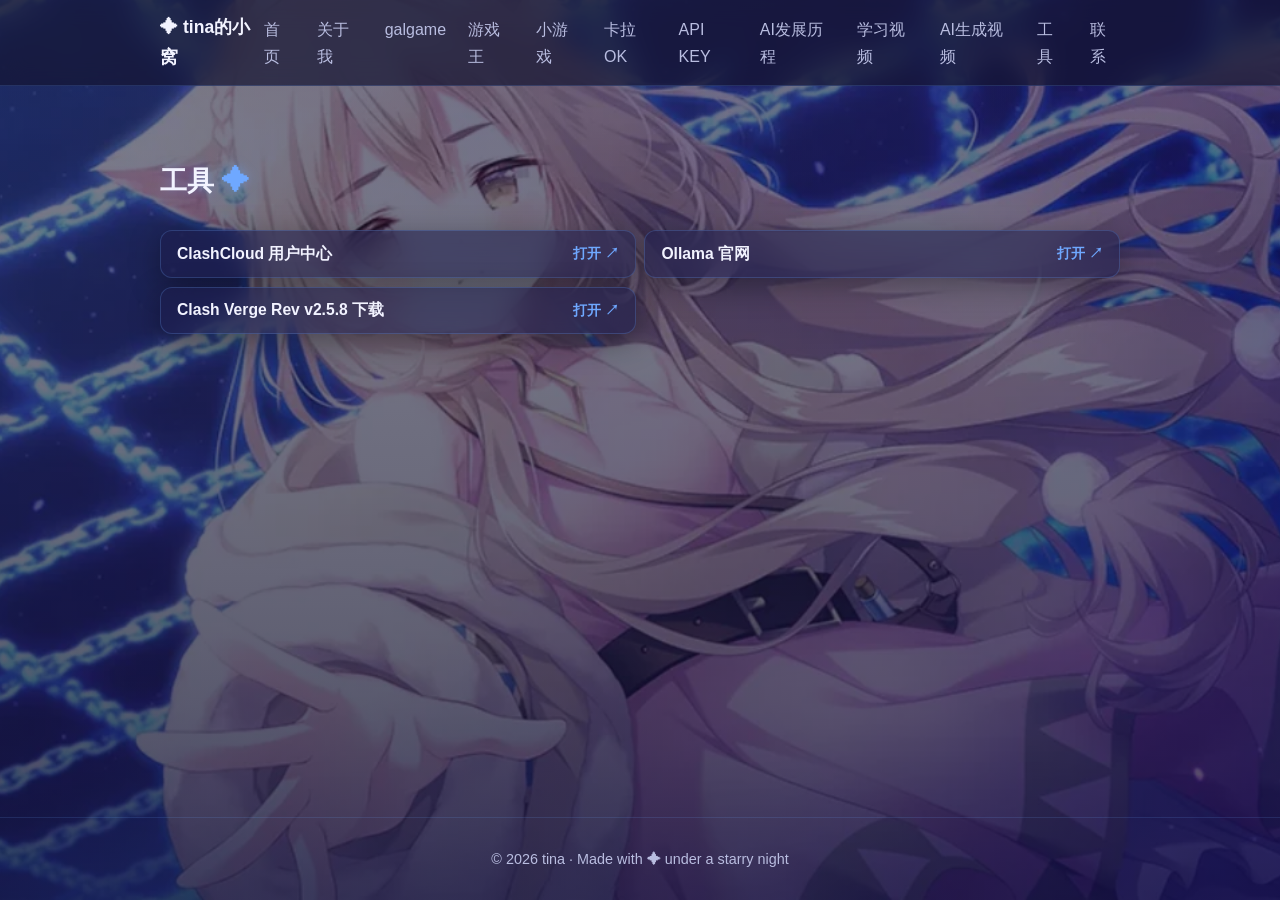
<file: tools.html>
<!DOCTYPE html>
<html lang="zh-CN">
<head>
  <meta charset="UTF-8" />
  <meta name="viewport" content="width=device-width, initial-scale=1.0" />
  <title>工具 · tina的小窝</title>
  <meta name="description" content="常用工具入口：ClashCloud 用户中心、Ollama 官网。" />
  <meta name="robots" content="index, follow" />

  <!-- 站点图标（由 avatar.png 缩放生成） -->
  <link rel="icon" href="favicon.ico" sizes="16x16 32x32 48x48" />
  <link rel="icon" type="image/png" sizes="32x32" href="favicon-32.png" />
  <link rel="apple-touch-icon" sizes="180x180" href="apple-touch-icon.png" />

  <!-- 分享卡片：QQ / 微信 / B站 / 微博 抓的就是这些 -->
  <meta property="og:type" content="website" />
  <meta property="og:site_name" content="tina的小窝" />
  <meta property="og:title" content="工具 · tina的小窝" />
  <meta property="og:description" content="常用工具入口：ClashCloud 用户中心、Ollama 官网。" />
  <meta property="og:url" content="https://tina-9yg.pages.dev/tools" />
  <meta property="og:image" content="https://tina-9yg.pages.dev/og-image.jpg" />
  <meta property="og:image:type" content="image/jpeg" />
  <meta property="og:image:width" content="1200" />
  <meta property="og:image:height" content="630" />
  <meta property="og:image:alt" content="星空下的兽耳娘插画" />
  <meta property="og:locale" content="zh_CN" />
  <meta name="twitter:card" content="summary_large_image" />

  <link rel="stylesheet" href="style.css" />
</head>
<body>

  <!-- 顶栏：只在窄屏出现（宽屏由左侧导航接管），窄屏保留汉堡菜单 -->
  <header class="site-header">
    <nav class="nav container">
      <a class="nav-logo" href="index.html">✦ <span>tina的小窝</span></a>
      <button class="nav-toggle" id="navToggle" aria-label="打开菜单" aria-expanded="false">
        <span></span><span></span><span></span>
      </button>
      <ul class="nav-links" id="navLinks">
        <li><a href="index.html">首页</a></li>
        <li><a href="about.html">关于我</a></li>
        <li><a href="gal.html">galgame</a></li>
        <li><a href="yugioh.html">游戏王</a></li>
        <li><a href="minigames.html">小游戏</a></li>
        <li><a href="karaoke.html">卡拉OK</a></li>
        <li><a href="apikey.html">API KEY</a></li>
        <li><a href="aihistory.html">AI发展历程</a></li>
        <li><a href="learning.html">学习视频</a></li>
        <li><a href="aigenvideo.html">AI生成视频</a></li>
        <li><a href="tools.html">工具</a></li>
        <li><a href="contact.html">联系</a></li>
      </ul>
    </nav>
  </header>

  <!-- 左侧导航：桌面端就是全站的主导航（顶栏只在窄屏出现，见 style.css）
       站点是分页的，每个页面是独立文件，所以「当前是哪一页」直接写死在 HTML 里
       （is-active + aria-current），不靠 JS 判断 -->
  <nav class="side-index" id="sideIndex" aria-label="站点导航">
    <a class="side-index-logo" href="index.html">✦ <span>tina的小窝</span></a>
    <ul class="side-index-list">
      <li><a class="side-index-link" href="index.html">主页</a></li>
      <li><a class="side-index-link" href="about.html">关于我</a></li>
      <li><a class="side-index-link" href="gal.html">galgame</a></li>
      <li><a class="side-index-link" href="yugioh.html">游戏王</a></li>
      <li><a class="side-index-link" href="minigames.html">小游戏</a></li>
      <li><a class="side-index-link" href="karaoke.html">卡拉OK</a></li>
      <li><a class="side-index-link" href="apikey.html">API KEY</a></li>
      <li><a class="side-index-link" href="aihistory.html">AI发展历程</a></li>
      <li><a class="side-index-link" href="learning.html">学习视频</a></li>
      <li><a class="side-index-link" href="aigenvideo.html">AI生成视频</a></li>
      <li><a class="side-index-link is-active" href="tools.html" aria-current="page">工具</a></li>
      <li><a class="side-index-link" href="contact.html">联系</a></li>
    </ul>
  </nav>

  <main>
    <!-- 工具：跟 API KEY 同一套写法（.ak-list / .ak-item，一行两条），
         只列入口、点整行开新窗口；链接写死在本页 HTML 里，没有数据文件、没有 JS 渲染。
         2026-10-16 新增：tina 要求左侧导航加一项「工具」并填上前两个地址；
         同日后段又加第三条 —— Clash Verge Rev v2.5.8 的 GitHub 下载页 -->
    <section class="section" id="tools">
      <div class="container">
        <h2 class="section-title">工具 <span class="title-star">✦</span></h2>

        <div class="ak-list">
          <a class="ak-item" href="https://clashcloud.org/user" target="_blank" rel="noopener">
            <span class="ak-title">ClashCloud 用户中心</span>
            <span class="ak-go">打开 ↗</span>
          </a>
          <a class="ak-item" href="https://ollama.com/" target="_blank" rel="noopener">
            <span class="ak-title">Ollama 官网</span>
            <span class="ak-go">打开 ↗</span>
          </a>
          <a class="ak-item" href="https://github.com/clash-verge-rev/clash-verge-rev/releases/tag/v2.5.8" target="_blank" rel="noopener">
            <span class="ak-title">Clash Verge Rev v2.5.8 下载</span>
            <span class="ak-go">打开 ↗</span>
          </a>
        </div>
      </div>
    </section>
  </main>

  <footer class="site-footer">
    <div class="container">
      <p>© 2026 tina · Made with ✦ under a starry night</p>
    </div>
  </footer>

  <!-- Cloudflare Web Analytics --><script type='module' src='https://static.cloudflareinsights.com/beacon.min.js' data-cf-beacon='{"token": "9dbc39219d9144c998ec463622b964f8"}'></script><!-- End Cloudflare Web Analytics -->
  <script src="script.js"></script>
</body>
</html>
</file>
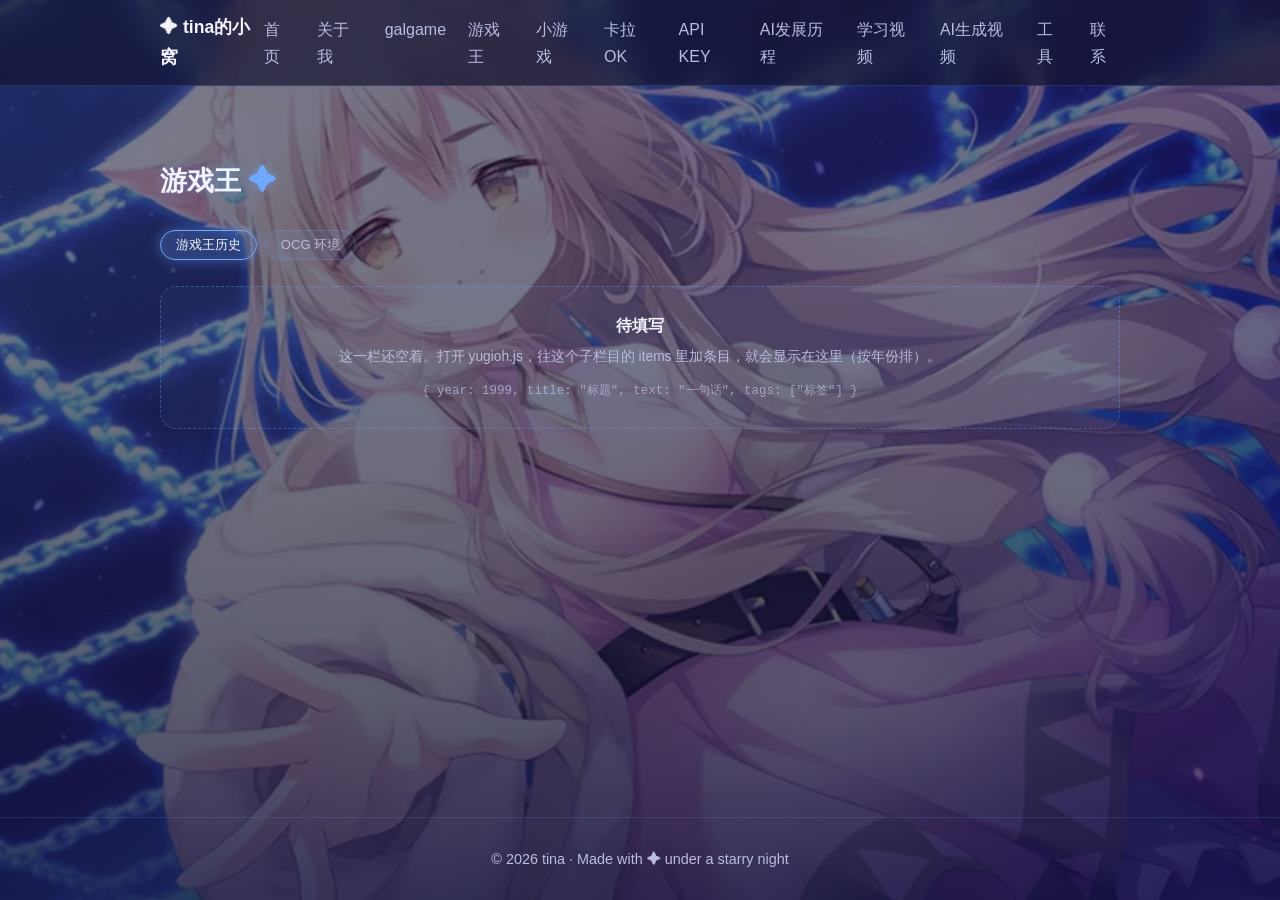
<file: yugioh.html>
<!DOCTYPE html>
<html lang="zh-CN">
<head>
  <meta charset="UTF-8" />
  <meta name="viewport" content="width=device-width, initial-scale=1.0" />
  <title>游戏王 · tina的小窝</title>
  <meta name="description" content="tina 的游戏王分区：游戏王历史与 OCG 环境的记录，按年份排。" />
  <meta name="robots" content="index, follow" />

  <!-- 站点图标（由 avatar.png 缩放生成） -->
  <link rel="icon" href="favicon.ico" sizes="16x16 32x32 48x48" />
  <link rel="icon" type="image/png" sizes="32x32" href="favicon-32.png" />
  <link rel="apple-touch-icon" sizes="180x180" href="apple-touch-icon.png" />

  <!-- 分享卡片：QQ / 微信 / B站 / 微博 抓的就是这些 -->
  <meta property="og:type" content="website" />
  <meta property="og:site_name" content="tina的小窝" />
  <meta property="og:title" content="游戏王 · tina的小窝" />
  <meta property="og:description" content="tina 的游戏王分区：游戏王历史与 OCG 环境的记录，按年份排。" />
  <meta property="og:url" content="https://tina-9yg.pages.dev/yugioh" />
  <meta property="og:image" content="https://tina-9yg.pages.dev/og-image.jpg" />
  <meta property="og:image:type" content="image/jpeg" />
  <meta property="og:image:width" content="1200" />
  <meta property="og:image:height" content="630" />
  <meta property="og:image:alt" content="星空下的兽耳娘插画" />
  <meta property="og:locale" content="zh_CN" />
  <meta name="twitter:card" content="summary_large_image" />

  <link rel="stylesheet" href="style.css" />
</head>
<body>

  <!-- 顶栏：只在窄屏出现（宽屏由左侧导航接管），窄屏保留汉堡菜单 -->
  <header class="site-header">
    <nav class="nav container">
      <a class="nav-logo" href="index.html">✦ <span>tina的小窝</span></a>
      <button class="nav-toggle" id="navToggle" aria-label="打开菜单" aria-expanded="false">
        <span></span><span></span><span></span>
      </button>
      <ul class="nav-links" id="navLinks">
        <li><a href="index.html">首页</a></li>
        <li><a href="about.html">关于我</a></li>
        <li><a href="gal.html">galgame</a></li>
        <li><a href="yugioh.html">游戏王</a></li>
        <li><a href="minigames.html">小游戏</a></li>
        <li><a href="karaoke.html">卡拉OK</a></li>
        <li><a href="apikey.html">API KEY</a></li>
        <li><a href="aihistory.html">AI发展历程</a></li>
        <li><a href="learning.html">学习视频</a></li>
        <li><a href="aigenvideo.html">AI生成视频</a></li>
        <li><a href="tools.html">工具</a></li>
        <li><a href="contact.html">联系</a></li>
      </ul>
    </nav>
  </header>

  <!-- 左侧导航：桌面端就是全站的主导航（顶栏只在窄屏出现，见 style.css）
       2026-09-24 起站点拆成分页，每个页面是独立文件，
       所以「当前是哪一页」直接写死在 HTML 里（is-active + aria-current），不再靠滚动位置判断 -->
  <nav class="side-index" id="sideIndex" aria-label="站点导航">
    <a class="side-index-logo" href="index.html">✦ <span>tina的小窝</span></a>
    <ul class="side-index-list">
      <li><a class="side-index-link" href="index.html">主页</a></li>
      <li><a class="side-index-link" href="about.html">关于我</a></li>
      <li><a class="side-index-link" href="gal.html">galgame</a></li>
      <li><a class="side-index-link is-active" href="yugioh.html" aria-current="page">游戏王</a></li>
      <li><a class="side-index-link" href="minigames.html">小游戏</a></li>
      <li><a class="side-index-link" href="karaoke.html">卡拉OK</a></li>
      <li><a class="side-index-link" href="apikey.html">API KEY</a></li>
      <li><a class="side-index-link" href="aihistory.html">AI发展历程</a></li>
      <li><a class="side-index-link" href="learning.html">学习视频</a></li>
      <li><a class="side-index-link" href="aigenvideo.html">AI生成视频</a></li>
      <li><a class="side-index-link" href="tools.html">工具</a></li>
      <li><a class="side-index-link" href="contact.html">联系</a></li>
    </ul>
  </nav>

  <main>
    <!-- 游戏王：两栏内容（游戏王历史 / OCG 环境）手写在 yugioh.js 里，改那个文件即更新本页。
         标签栏和下面的内容都由 yugioh.js 生成，这里只留两个空容器。 -->
    <section class="section" id="yugioh">
      <div class="container">
        <h2 class="section-title">游戏王 <span class="title-star">✦</span></h2>

        <div class="ygo-tabs" id="ygoTabs" role="tablist" aria-label="游戏王的子栏目"></div>
        <div class="ygo-panels" id="ygoPanels"></div>
      </div>
    </section>
  </main>

  <footer class="site-footer">
    <div class="container">
      <p>© 2026 tina · Made with ✦ under a starry night</p>
    </div>
  </footer>

  <!-- Cloudflare Web Analytics --><script type='module' src='https://static.cloudflareinsights.com/beacon.min.js' data-cf-beacon='{"token": "9dbc39219d9144c998ec463622b964f8"}'></script><!-- End Cloudflare Web Analytics -->
  <script src="yugioh.js"></script>
  <script src="script.js"></script>
  <script src="yugioh-render.js"></script>
</body>
</html>
</file>
<file: style.css>
/* ================= 基础与变量 ================= */
:root {
  --bg-deep: #141432;
  --bg-mid: #1e1e4d;
  --card-bg: rgba(30, 30, 77, 0.55);
  --accent: #6fa8ff;
  --accent-glow: rgba(111, 168, 255, 0.45);
  --text: #f2f3ff;
  --text-dim: #b9bde0;
  --radius: 16px;
  --shadow: 0 8px 30px rgba(0, 0, 0, 0.35);
  /* 整页背景照片。默认是原始横图，竖屏在下面那个媒体查询里换成竖版裁切图 */
  --bg-photo: url("bg.webp");
}

/* 竖屏（手机）换用竖版裁切图 bg-mobile.webp：
   横图在竖屏下被 cover 从中间横裁一条（只露出全宽的 26%），人物正好被切到框外。
   判据用屏幕比例而不是宽度，这样窄高的桌面窗口也能吃到同一份图。
   竖版取景见 MEMORY「手机端竖版背景」一节：成品与源图竖带往返 PSNR 50.3 dB */
@media (max-aspect-ratio: 1/1) {
  :root { --bg-photo: url("bg-mobile.webp"); }
}

* { margin: 0; padding: 0; box-sizing: border-box; }

html { scroll-behavior: smooth; }

body {
  font-family: "Segoe UI", "Microsoft YaHei", "PingFang SC", sans-serif;
  color: var(--text);
  background: var(--bg-deep); /* 兜底底色；真正的画面在下面那层固定背景里 */
  line-height: 1.7;
  /* 2026-09-24 站点拆成分页后：内容少的页面（比如「联系」）页脚会吊在半空，
     让 body 竖排撑满视口、main 吃掉剩余高度，页脚就自然贴到底部 */
  display: flex;
  flex-direction: column;
  min-height: 100vh;
}

main { flex: 1 0 auto; }

/* 整页共用的固定背景层：钉在视口上，拖动进度条时完全不动
   层次自上而下 = 压暗渐变 → 两团光晕 → 星空图（图片本身由 --bg-photo 决定：横屏横图 / 竖屏竖版裁切图）
   用 position: fixed 而不是 background-attachment: fixed，是为了手机 Safari（它不支持后者） */
body::before {
  content: "";
  position: fixed;
  inset: 0;
  z-index: -1;
  pointer-events: none;
  background:
    linear-gradient(180deg,
      rgba(16, 16, 44, 0.52) 0%,
      rgba(16, 16, 44, 0.62) 55%,
      rgba(16, 16, 44, 0.74) 100%),
    radial-gradient(ellipse 80% 50% at 70% -10%, rgba(90, 70, 180, 0.30), transparent),
    radial-gradient(ellipse 60% 40% at 20% 110%, rgba(60, 80, 200, 0.22), transparent),
    var(--bg-photo) center 30% / cover no-repeat;
}

.container { width: min(960px, 92%); margin: 0 auto; }

a { color: var(--accent); text-decoration: none; }
a:hover { text-shadow: 0 0 10px var(--accent-glow); }

/* ================= 导航 ================= */
.site-header {
  position: sticky; top: 0; z-index: 100;
  background: rgba(20, 20, 50, 0.7);
  backdrop-filter: blur(12px);
  border-bottom: 1px solid rgba(111, 168, 255, 0.18);
}

.nav { display: flex; align-items: center; justify-content: space-between; padding: 0.8rem 0; }

.nav-logo { font-weight: 700; font-size: 1.1rem; color: var(--text); }

.nav-links { display: flex; gap: 1.4rem; list-style: none; }
.nav-links a { color: var(--text-dim); font-weight: 500; transition: color 0.2s, text-shadow 0.2s; }
.nav-links a:hover { color: var(--text); text-shadow: 0 0 12px var(--accent-glow); }

.nav-toggle { display: none; background: none; border: 0; cursor: pointer; padding: 0.4rem; }
.nav-toggle span {
  display: block; width: 24px; height: 2px; margin: 5px 0;
  background: var(--text); border-radius: 2px; transition: transform 0.25s, opacity 0.25s;
}
.nav-toggle.open span:nth-child(1) { transform: translateY(7px) rotate(45deg); }
.nav-toggle.open span:nth-child(2) { opacity: 0; }
.nav-toggle.open span:nth-child(3) { transform: translateY(-7px) rotate(-45deg); }

/* ================= 首屏 ================= */
/* 背景图 bg.webp 由原图 bg.png 用 Pillow 转出（quality=85，97KB，约原图 7.5%）；bg.png 留在仓库当原图备份，页面不再引用
   竖屏另有一张 bg-mobile.webp（1181x2556，q85，98.6KB）：从 bg.png 的 x305..615 裁成竖条后放大 3.81 倍，
   人物落在画面中间；由上面的 --bg-photo 媒体查询决定用哪张，两张都由 body::before 引用 */
.hero {
  position: relative;
  min-height: 100vh;
  display: flex; align-items: center;
  /* 背景图已移到整页共用的 body::before 固定层；这里不能再自带背景，否则滚动时它会跟着走 */
}

/* 遮罩统一到 body::before 那一层了，这个 div 留在 HTML 里但不再参与渲染 */
.hero-overlay { display: none; }

.hero-inner { position: relative; z-index: 1; max-width: 60%; }

.hero-kicker { color: var(--accent); letter-spacing: 0.15em; font-weight: 600; }

.hero-title {
  font-size: clamp(2.2rem, 6vw, 4rem);
  margin: 0.4rem 0;
  text-shadow: 0 0 18px var(--accent-glow), 0 2px 8px rgba(0, 0, 0, 0.6);
}

.hero-tagline { color: var(--text); font-size: 1.1rem; text-shadow: 0 2px 6px rgba(0, 0, 0, 0.7); }

.hero-actions { display: flex; gap: 1rem; margin-top: 1.6rem; }

.btn {
  display: inline-block; padding: 0.7rem 1.6rem;
  border-radius: 999px; font-weight: 600; transition: transform 0.2s, box-shadow 0.2s;
}
.btn-glow { background: var(--accent); color: #101028; box-shadow: 0 0 18px var(--accent-glow); }
.btn-glow:hover { transform: translateY(-2px); box-shadow: 0 0 28px var(--accent-glow); text-shadow: none; }
.btn-ghost { border: 1.5px solid var(--accent); color: var(--text); }
.btn-ghost:hover { background: rgba(111, 168, 255, 0.22); transform: translateY(-2px); }

/* ⚠️ 真按钮必须显式给底色：<button> 不写 background 就会用浏览器默认的浅灰（#f0f0f0），
   配上这里近乎白色的文字 = 白底白字（实测对比度 1.03，等于看不见 —— 三个小游戏的按钮
   就这么白了好久）。<a> 默认背景透明，所以首页那个 ghost 链接一直看着正常，
   这里用 button 选择器只修真按钮，首页那枚不动。
   底色用深色玻璃而不是纯透明：按钮底下是背景照片、有几处挺亮，压深一层之后
   白字对比度 ≈8~14、灰字（方向键上的「转 / 落」）≈4.9~8.4，全部过 WCAG AA 的 4.5 */
button.btn-ghost { background: rgba(16, 16, 44, 0.5); }

.hero-scroll-hint {
  position: absolute; bottom: 1.2rem; left: 50%; transform: translateX(-50%);
  color: var(--text-dim); animation: bob 1.6s ease-in-out infinite;
}
@keyframes bob { 50% { transform: translate(-50%, 6px); } }

/* ================= 区块与卡片 ================= */
.section { padding: 4.5rem 0; }

/* 点锚点跳转时，给吸顶导航留出高度，标题不会被压住 */
.section, .hero { scroll-margin-top: 80px; }

.section-title {
  font-size: 1.7rem; margin-bottom: 1.6rem;
  text-shadow: 0 0 12px var(--accent-glow);
}
.title-star { color: var(--accent); }

.card {
  background: var(--card-bg);
  backdrop-filter: blur(14px);
  border: 1px solid rgba(111, 168, 255, 0.22);
  border-radius: var(--radius);
  box-shadow: var(--shadow);
  padding: 1.6rem;
  transition: transform 0.25s, box-shadow 0.25s, border-color 0.25s;
}
.card:hover {
  transform: translateY(-4px);
  border-color: rgba(111, 168, 255, 0.5);
  box-shadow: 0 10px 36px rgba(0, 0, 0, 0.45), 0 0 20px var(--accent-glow);
}

.card-grid { display: grid; grid-template-columns: repeat(auto-fit, minmax(240px, 1fr)); gap: 1.2rem; }
.card h3 { margin-bottom: 0.5rem; color: var(--text); }
.card p { color: var(--text-dim); }

/* 首页概览：整张卡片就是一个链接。
   必须把 a 默认的蓝色和 a:hover 的发光按掉，否则卡片里每个字都在发光 */
.card-link { display: block; color: var(--text); }
.card-link:hover { text-shadow: none; }
.card-more {
  display: inline-block; margin-top: 0.75rem;
  font-size: 0.85rem; font-weight: 600; color: var(--accent);
}
.card-link:hover .card-more { text-shadow: 0 0 10px var(--accent-glow); }
/* 关于我 */
.about-grid { display: flex; gap: 1.8rem; align-items: center; flex-wrap: wrap; }
.avatar {
  flex-shrink: 0;
  width: 120px; height: 120px; border-radius: 50%;
  overflow: hidden;
  background: linear-gradient(135deg, rgba(111, 168, 255, 0.3), rgba(150, 100, 255, 0.3));
  border: 2px solid rgba(111, 168, 255, 0.45);
  box-shadow: 0 0 20px var(--accent-glow);
}
.avatar img { width: 100%; height: 100%; object-fit: cover; display: block; }
.about-text { flex: 1; min-width: 260px; }
.about-text p { color: var(--text-dim); margin-bottom: 0.6rem; }
.about-text strong { color: var(--text); }

.tag-list { display: flex; flex-wrap: wrap; gap: 0.5rem; list-style: none; margin-top: 0.8rem; }
.tag {
  padding: 0.25rem 0.9rem; border-radius: 999px; font-size: 0.85rem;
  background: rgba(111, 168, 255, 0.14);
  border: 1px solid rgba(111, 168, 255, 0.35);
  color: var(--accent);
}

/* 联系 */
.contact-card { text-align: center; }
.contact-card p { color: var(--text-dim); }
.contact-list { list-style: none; margin-top: 0.8rem; }
.contact-list li { margin: 0.4rem 0; color: var(--text); }
.contact-item { display: flex; justify-content: center; align-items: center; gap: 0.45rem; }
.icon { width: 1.25em; height: 1.25em; flex-shrink: 0; vertical-align: -0.25em; }
.icon-badge { background: #fff; border-radius: 50%; padding: 0.12em; box-sizing: border-box; }
.placeholder { color: var(--text-dim); font-style: italic; }

/* QQ 号：点击复制（不加下划线，靠鼠标手型和悬停微光提示可点） */
.copy-qq {
  background: none; border: 0; padding: 0;
  font: inherit; color: var(--accent); cursor: pointer;
}
.copy-qq:hover { text-shadow: 0 0 10px var(--accent-glow); }

/* 复制成功提示 */
.toast {
  position: fixed; left: 50%; bottom: 2rem; z-index: 200;
  transform: translate(-50%, 1rem);
  padding: 0.6rem 1.3rem; border-radius: 999px;
  background: rgba(20, 20, 50, 0.94);
  border: 1px solid rgba(111, 168, 255, 0.45);
  color: var(--text); font-size: 0.9rem;
  box-shadow: 0 8px 26px rgba(0, 0, 0, 0.45), 0 0 18px var(--accent-glow);
  opacity: 0; pointer-events: none;
  transition: opacity 0.25s ease, transform 0.25s ease;
}
.toast.show { opacity: 1; transform: translate(-50%, 0); }

/* 页脚 */
.site-footer {
  padding: 1.8rem 0; text-align: center;
  color: var(--text-dim); font-size: 0.9rem;
  border-top: 1px solid rgba(111, 168, 255, 0.15);
}

/* 滚动淡入 */
.reveal { opacity: 0; transform: translateY(18px); transition: opacity 0.6s ease, transform 0.6s ease; }
.reveal.visible { opacity: 1; transform: none; }
@media (prefers-reduced-motion: reduce) {
  .reveal { opacity: 1; transform: none; transition: none; }
  .hero-scroll-hint { animation: none; }
  .gal-card { animation: none; }
}

/* ================= galgame 收藏 ================= */
.section-lead { color: var(--text-dim); margin: -0.8rem 0 1.5rem; }

.sr-only {
  position: absolute; width: 1px; height: 1px; padding: 0; margin: -1px;
  overflow: hidden; clip: rect(0 0 0 0); white-space: nowrap; border: 0;
}

/* 顶部统计条 */
.gal-stats { display: flex; flex-wrap: wrap; gap: 1.6rem; margin-bottom: 1.4rem; }
.gal-stat { display: flex; align-items: baseline; gap: 0.4rem; color: var(--text-dim); font-size: 0.88rem; }
.gal-stat b {
  font-size: 1.3rem; color: var(--accent);
  text-shadow: 0 0 12px var(--accent-glow);
}

/* 筛选区 */
.gal-controls { display: flex; flex-direction: column; gap: 0.7rem; margin-bottom: 1.5rem; }
.gal-chip-row { display: flex; flex-wrap: wrap; gap: 0.45rem; }

.chip {
  font: inherit; font-size: 0.82rem; line-height: 1.5;
  padding: 0.25rem 0.95rem; border-radius: 999px; cursor: pointer;
  background: rgba(111, 168, 255, 0.08);
  border: 1px solid rgba(111, 168, 255, 0.25);
  color: var(--text-dim);
  transition: background 0.2s, border-color 0.2s, color 0.2s, box-shadow 0.2s;
}
.chip:hover { border-color: rgba(111, 168, 255, 0.55); color: var(--text); }
.chip[aria-pressed="true"] {
  background: rgba(111, 168, 255, 0.22);
  border-color: var(--accent);
  color: var(--text);
  box-shadow: 0 0 14px var(--accent-glow);
}

.gal-toolbar { display: flex; flex-wrap: wrap; gap: 0.8rem; align-items: center; }

.gal-search { flex: 1; min-width: 190px; display: flex; }
.gal-search input {
  font: inherit; font-size: 0.88rem; color: var(--text);
  background: rgba(20, 20, 50, 0.6);
  border: 1px solid rgba(111, 168, 255, 0.28);
  border-radius: 999px; padding: 0.42rem 1rem;
  outline: none; transition: border-color 0.2s, box-shadow 0.2s;
}
.gal-search input { width: 100%; }
.gal-search input::placeholder { color: rgba(185, 189, 224, 0.6); }
.gal-search input:focus { border-color: var(--accent); box-shadow: 0 0 12px var(--accent-glow); }

/* 卡片网格 */
.gal-grid { display: grid; grid-template-columns: repeat(auto-fill, minmax(190px, 1fr)); gap: 1.1rem; }

.gal-card {
  display: flex; flex-direction: column; overflow: hidden;
  background: var(--card-bg);
  backdrop-filter: blur(14px);
  border: 1px solid rgba(111, 168, 255, 0.22);
  border-radius: var(--radius);
  box-shadow: var(--shadow);
  transition: transform 0.25s, box-shadow 0.25s, border-color 0.25s;
  animation: gal-in 0.35s ease both;
}
.gal-card:hover {
  transform: translateY(-4px);
  border-color: rgba(111, 168, 255, 0.5);
  box-shadow: 0 10px 36px rgba(0, 0, 0, 0.45), 0 0 20px var(--accent-glow);
}
@keyframes gal-in { from { opacity: 0; transform: translateY(10px); } to { opacity: 1; transform: none; } }

/* 封面：没填 cover 就用渐变色块 + 首字 */
.gal-cover {
  position: relative; aspect-ratio: 3 / 4;
  display: flex; align-items: center; justify-content: center; overflow: hidden;
}
.gal-cover img { width: 100%; height: 100%; object-fit: cover; display: block; }
.gal-cover-init {
  font-size: 2.6rem; font-weight: 700; letter-spacing: 0.04em;
  color: rgba(255, 255, 255, 0.92);
  text-shadow: 0 2px 14px rgba(0, 0, 0, 0.55);
}
.gal-badge-row {
  position: absolute; top: 0.5rem; left: 0.5rem; right: 0.5rem;
  display: flex; gap: 0.4rem;
}
/* 封面右上角的「示例」角标（原来这里还有状态徽章 .gal-status / .st-*，2026-09-23 已随状态信息一起移除） */
.gal-sample {
  margin-left: auto;
  padding: 0.12rem 0.6rem; border-radius: 999px;
  font-size: 0.72rem; font-weight: 500; line-height: 1.7;
  backdrop-filter: blur(6px); border: 1px solid; white-space: nowrap;
  color: var(--text-dim); background: rgba(20, 20, 50, 0.7);
  border-color: rgba(185, 189, 224, 0.4);
}

.gal-body { flex: 1; display: flex; flex-direction: column; gap: 0.35rem; padding: 0.85rem 0.9rem 1rem; }
.gal-title { font-size: 0.98rem; font-weight: 700; line-height: 1.4; }
.gal-meta { display: flex; justify-content: flex-start; gap: 0.5rem; font-size: 0.78rem; color: var(--text-dim); }
.gal-brand { overflow: hidden; text-overflow: ellipsis; white-space: nowrap; }
/* 官网链接：紧跟在「厂商 · 年份」右边；没填 site 的条目根本不会渲染它 */
.gal-site { color: var(--accent); flex-shrink: 0; white-space: nowrap; transition: text-shadow 0.2s; }
.gal-site:hover { text-shadow: 0 0 10px var(--accent-glow); }
.gal-score { color: #ffd479; font-weight: 700; flex-shrink: 0; margin-left: auto; padding-left: 0.4rem; }

.gal-tags { display: flex; flex-wrap: wrap; gap: 0.3rem; margin-top: 0.15rem; }
/* 卡片上的标签：纯展示用的标签，不可点（筛选栏已改成按厂商） */
.gal-tag {
  font-size: 0.7rem; line-height: 1.6;
  padding: 0.1rem 0.55rem; border-radius: 999px;
  background: rgba(111, 168, 255, 0.12);
  border: 1px solid rgba(111, 168, 255, 0.28);
  color: var(--accent);
}

.gal-note { margin-top: auto; padding-top: 0.5rem; font-size: 0.8rem; color: var(--text-dim); }

.gal-empty { margin-top: 0.5rem; padding: 2.2rem 0; text-align: center; color: var(--text-dim); }
.gal-empty button { margin-top: 0.8rem; }

/* galgame 页的左右两栏（2026-10-17 加）：
   左 = 「玩过的作品」收藏（原来那一整块），右 = 「自建galgame（未完成）」。
   容器本身是 .container（min(960px, 92%)），所以左栏分到约 640px，
   网格 auto-fill minmax(190px,1fr) 那边会从 4 列变成 3 列。
   窄屏放到下面 999px 的媒体查询里叠成上下两块：左栏在上、右栏在下。 */
.gal-layout { display: grid; grid-template-columns: minmax(0, 1fr) 280px; gap: 2rem; align-items: start; }
/* 左栏是网格子项：min-width:0 才不会让里面的搜索框 / 卡片把格子顶宽、把右栏挤出去 */
.gal-col-main { min-width: 0; }

/* 右栏：自己做的 galgame。按 tina 要求里面只做「一行文字链接」，没有卡片、没有封面 */
.gal-mine {
  background: var(--card-bg);
  backdrop-filter: blur(14px);
  border: 1px solid rgba(111, 168, 255, 0.22);
  border-radius: var(--radius);
  box-shadow: var(--shadow);
  padding: 1.2rem 1.1rem 1.3rem;
}
/* 标题就是她的原话「自建galgame（未完成）」，括号那半截压暗一点，
   跟左边的 .section-title（1.7rem）比小一号，免得抢主标题 */
.gal-mine-title { font-size: 1.05rem; line-height: 1.5; margin-bottom: 0.9rem; text-shadow: 0 0 12px var(--accent-glow); }
.gal-mine-mark { font-size: 0.76rem; font-weight: 400; color: var(--text-dim); }

.gal-mine-list { list-style: none; display: flex; flex-direction: column; gap: 0.55rem; }
.gal-mine-item { font-size: 0.95rem; }
/* 一行文字链接：颜色走全站 a 的 --accent，悬停发光也是 a:hover 自带的 */
.gal-mine-link { display: inline-flex; align-items: baseline; gap: 0.4rem; }
.gal-mine-name { font-weight: 700; }
.gal-mine-go { font-size: 0.85em; }
.gal-mine-empty { font-size: 0.85rem; color: var(--text-dim); }

/* 容器（min(960px,92%)）窄到左栏放不下 3 列卡片时，两栏叠成上下两块 */
@media (max-width: 999px) {
  .gal-layout { grid-template-columns: 1fr; gap: 1.4rem; }
}

/* ================= 卡拉OK 歌单 ================= */
/* 一行一首：左边序号、中间曲名与信息、右边跳 B站。
   数据在 karaoke.js，渲染在 script.js 的 initKaraokeList() */
.kara-stats { display: flex; flex-wrap: wrap; gap: 1.6rem; margin-bottom: 1.4rem; }
.kara-stat { display: flex; align-items: baseline; gap: 0.4rem; color: var(--text-dim); font-size: 0.88rem; }
.kara-stat b {
  font-size: 1.3rem; color: var(--accent);
  text-shadow: 0 0 12px var(--accent-glow);
}

.kara-controls { display: flex; flex-direction: column; gap: 0.7rem; margin-bottom: 1.2rem; }
.kara-chip-row { display: flex; flex-wrap: wrap; gap: 0.45rem; }
.kara-toolbar { display: flex; flex-wrap: wrap; gap: 0.8rem; align-items: center; }

.kara-search { flex: 1; min-width: 190px; display: flex; }
.kara-search input {
  font: inherit; font-size: 0.88rem; color: var(--text); width: 100%;
  background: rgba(20, 20, 50, 0.6);
  border: 1px solid rgba(111, 168, 255, 0.28);
  border-radius: 999px; padding: 0.42rem 1rem;
  outline: none; transition: border-color 0.2s, box-shadow 0.2s;
}
.kara-search input::placeholder { color: rgba(185, 189, 224, 0.6); }
.kara-search input:focus { border-color: var(--accent); box-shadow: 0 0 12px var(--accent-glow); }

.kara-list { display: flex; flex-direction: column; gap: 0.55rem; }

/* 整条就是一个链接：填了 url 的渲染成 <a>，没填的是 <div>（显示「待填链接」，点不动） */
.kara-item {
  display: grid;
  grid-template-columns: 2.2rem minmax(0, 1fr) auto;
  align-items: center; gap: 0.2rem 0.9rem;
  padding: 0.7rem 1rem;
  background: var(--card-bg);
  backdrop-filter: blur(14px);
  border: 1px solid rgba(111, 168, 255, 0.22);
  border-radius: 12px;
  box-shadow: var(--shadow);
  color: var(--text);
  transition: transform 0.2s, border-color 0.2s, box-shadow 0.2s;
  animation: gal-in 0.3s ease both;
}
a.kara-item:hover {
  transform: translateX(4px);
  border-color: rgba(111, 168, 255, 0.5);
  box-shadow: 0 8px 26px rgba(0, 0, 0, 0.42), 0 0 18px var(--accent-glow);
  text-shadow: none; /* 压掉 a:hover 的整行发光 */
}
a.kara-item:focus-visible { outline: 2px solid var(--accent); outline-offset: 2px; }
.kara-item.is-todo { opacity: 0.72; }

.kara-idx {
  font-size: 0.78rem; color: var(--text-dim); text-align: right;
  font-variant-numeric: tabular-nums;
}

.kara-main { display: flex; flex-direction: column; gap: 0.15rem; min-width: 0; }
.kara-title { font-size: 0.98rem; font-weight: 700; line-height: 1.45; }
.kara-sample {
  margin-left: 0.45rem; padding: 0.05rem 0.5rem; border-radius: 999px;
  font-size: 0.7rem; font-weight: 500; vertical-align: 0.1em;
  color: var(--text-dim); background: rgba(20, 20, 50, 0.7);
  border: 1px solid rgba(185, 189, 224, 0.4);
}
.kara-sub {
  font-size: 0.8rem; color: var(--text-dim);
  overflow: hidden; text-overflow: ellipsis; white-space: nowrap;
}
.kara-tags { display: flex; flex-wrap: wrap; gap: 0.3rem; margin-top: 0.15rem; }
.kara-tag {
  font-size: 0.7rem; line-height: 1.6;
  padding: 0.1rem 0.55rem; border-radius: 999px;
  background: rgba(111, 168, 255, 0.12);
  border: 1px solid rgba(111, 168, 255, 0.28);
  color: var(--accent);
}
.kara-note { font-size: 0.78rem; color: var(--text-dim); }

.kara-go { font-size: 0.85rem; font-weight: 600; color: var(--accent); white-space: nowrap; }
a.kara-item:hover .kara-go { text-shadow: 0 0 10px var(--accent-glow); }
/* 没填 url 的那条：右边只写「待填链接」，不是链接样式 */
.kara-go.is-todo { color: var(--text-dim); font-weight: 500; }

.kara-empty { margin-top: 0.5rem; padding: 2.2rem 0; text-align: center; color: var(--text-dim); }
.kara-empty button { margin-top: 0.8rem; }

@media (max-width: 640px) {
  /* 窄屏省掉序号，右边那行挪到下面，整行照样能点 */
  .kara-item { grid-template-columns: minmax(0, 1fr); gap: 0.15rem; }
  .kara-idx { display: none; }
  .kara-sub { white-space: normal; }
  .kara-go { justify-self: start; margin-top: 0.35rem; }
}

/* ================= API KEY / 工具 ================= */
/* 左边是入口名，右边直接跳官网。两条 / 四条都写死在各自页面里 ——
   没有数据文件、没有 JS 渲染。
   2026-09-24：① 每条下面原来还有一句说明文案，tina 要求删掉了（所以没有 .ak-sub）；
   ② tina 说「每个太长了，缩减一半」→ 宽屏改成一行两条，每条占半个容器宽。
   2026-10-16：「工具」页（tools.html）是同一个版式，直接复用 .ak-* 这一套，没有另起前缀 */
.ak-list {
  display: grid;
  /* auto-fit：宽内容列（960px）下正好两条一行、每条约 466px；
     窗口收窄到放不下两条时自动回到一条一行，不用再写断点 */
  grid-template-columns: repeat(auto-fit, minmax(340px, 1fr));
  gap: 0.55rem;
}

/* 整条就是一个链接（跟卡拉OK 那套一样：外层是 a，点行里哪儿都能开） */
.ak-item {
  display: grid;
  grid-template-columns: minmax(0, 1fr) auto;
  align-items: center; gap: 0.2rem 0.9rem;
  padding: 0.7rem 1rem;
  background: var(--card-bg);
  backdrop-filter: blur(14px);
  border: 1px solid rgba(111, 168, 255, 0.22);
  border-radius: 12px;
  box-shadow: var(--shadow);
  color: var(--text);
  transition: transform 0.2s, border-color 0.2s, box-shadow 0.2s;
  animation: gal-in 0.3s ease both;
}
a.ak-item:hover {
  transform: translateX(4px);
  border-color: rgba(111, 168, 255, 0.5);
  box-shadow: 0 8px 26px rgba(0, 0, 0, 0.42), 0 0 18px var(--accent-glow);
  text-shadow: none; /* 压掉 a:hover 的整行发光 */
}
a.ak-item:focus-visible { outline: 2px solid var(--accent); outline-offset: 2px; }

.ak-title { font-size: 0.98rem; font-weight: 700; line-height: 1.45; }

.ak-go { font-size: 0.85rem; font-weight: 600; color: var(--accent); white-space: nowrap; }
a.ak-item:hover .ak-go { text-shadow: 0 0 10px var(--accent-glow); }

@media (max-width: 640px) {
  /* 窄屏把「打开 ↗」挪到下面一行，整行照样能点 */
  .ak-item { grid-template-columns: minmax(0, 1fr); }
  .ak-go { justify-self: start; margin-top: 0.35rem; }
}

/* ================= 小游戏 · 2048 ================= */
.g2048 { max-width: 420px; margin: 0 auto; }

.g2048-head {
  display: flex; align-items: center; justify-content: space-between;
  gap: 1rem; flex-wrap: wrap; margin-bottom: 1rem;
}
.g2048-scores { display: flex; gap: 0.6rem; }
.g2048-score {
  min-width: 84px; padding: 0.35rem 0.9rem; text-align: center;
  background: rgba(111, 168, 255, 0.1);
  border: 1px solid rgba(111, 168, 255, 0.25);
  border-radius: 10px;
}
.g2048-score span { display: block; font-size: 0.7rem; color: var(--text-dim); letter-spacing: 0.08em; }
.g2048-score b { font-size: 1.15rem; color: var(--accent); text-shadow: 0 0 12px var(--accent-glow); }
.g2048-restart { padding: 0.5rem 1.1rem; font-size: 0.88rem; }
/* 走错了可以退回上一步；没有可退的步子时按钮变灰（跟五子棋那个悔棋一个观感） */
.g2048-actions { display: flex; gap: 0.5rem; flex-wrap: wrap; }
.g2048-undo { padding: 0.5rem 1.1rem; font-size: 0.88rem; }
.g2048-undo:disabled { opacity: 0.45; cursor: not-allowed; }
.g2048-undo:disabled:hover { background: rgba(16, 16, 44, 0.5); transform: none; }

/* 棋盘：格子大小由 game2048.js 量出宽度后写进 --g-cell / --g-gap */
.g2048-board {
  --g-gap: 12px;
  --g-cell: 80px;
  position: relative;
  width: 100%;
  aspect-ratio: 1 / 1;
  background: rgba(20, 20, 50, 0.55);
  backdrop-filter: blur(12px);
  border: 1px solid rgba(111, 168, 255, 0.22);
  border-radius: var(--radius);
  box-shadow: var(--shadow);
  touch-action: none; /* 手机上在棋盘里滑动是操作，别同时滚页面 */
  user-select: none;
  -webkit-user-select: none;
}
.g2048-board:focus { outline: none; }
/* 焦点在棋盘上时给个光圈提示「现在方向键是操作」 */
.g2048-board:focus-visible {
  border-color: var(--accent);
  box-shadow: var(--shadow), 0 0 0 2px rgba(111, 168, 255, 0.55), 0 0 22px var(--accent-glow);
}

/* 底格层和方块层都贴着棋盘的 padding box，格子位置两边用同一套算法算，所以能对齐 */
.g2048-grid {
  position: absolute; inset: 0;
  display: grid;
  grid-template-columns: repeat(4, 1fr);
  grid-template-rows: repeat(4, 1fr);
  gap: var(--g-gap);
  padding: var(--g-gap);
}
.g2048-grid > div { background: rgba(255, 255, 255, 0.05); border-radius: 10px; }

.g2048-tiles { position: absolute; inset: 0; }
.g2048-tile {
  position: absolute; top: var(--g-gap); left: var(--g-gap);
  width: var(--g-cell); height: var(--g-cell);
  z-index: 2;
  /* 位置全靠这两个自定义属性推：game2048.js 只改变量，位移交给 CSS 过渡 */
  transform: translate(
    calc((var(--g-cell) + var(--g-gap)) * var(--g-c, 0)),
    calc((var(--g-cell) + var(--g-gap)) * var(--g-r, 0))
  );
  transition: transform 0.12s ease-in-out;
  will-change: transform;
}
.g2048-tile.is-dead { z-index: 1; } /* 被吃掉的那个要压在存活方块下面 */
.g2048-tile.is-dead .g2048-tile-inner { opacity: 0; transition: opacity 0.12s ease 0.06s; }

.g2048-tile-inner {
  width: 100%; height: 100%;
  display: flex; align-items: center; justify-content: center;
  border-radius: 10px;
  font-weight: 700; line-height: 1;
  font-size: calc(var(--g-cell) * 0.42);
  color: #dfe6ff;
  background: rgba(111, 168, 255, 0.12);
  border: 1px solid rgba(111, 168, 255, 0.22);
  transition: background 0.12s, color 0.12s;
}
/* 位数多了就把字缩小，别撑出格子 */
.g2048-tile[data-len="3"] .g2048-tile-inner { font-size: calc(var(--g-cell) * 0.33); }
.g2048-tile[data-len="4"] .g2048-tile-inner { font-size: calc(var(--g-cell) * 0.26); }
.g2048-tile[data-len="5"] .g2048-tile-inner,
.g2048-tile[data-len="6"] .g2048-tile-inner { font-size: calc(var(--g-cell) * 0.21); }

/* 数值越大越亮：2/4/8 是半透明蓝，之后顺着 蓝→紫→粉→金 往上爬 */
.g2048-tile[data-val="4"] .g2048-tile-inner { background: rgba(111, 168, 255, 0.2); }
.g2048-tile[data-val="8"] .g2048-tile-inner { background: rgba(111, 168, 255, 0.34); color: #f2f6ff; }
.g2048-tile[data-val="16"] .g2048-tile-inner { background: linear-gradient(150deg, #2c4a86, #4a6fd8); color: #f2f6ff; }
.g2048-tile[data-val="32"] .g2048-tile-inner { background: linear-gradient(150deg, #3a3a7a, #6f4fa8); color: #f2f6ff; }
.g2048-tile[data-val="64"] .g2048-tile-inner { background: linear-gradient(150deg, #4a2f6b, #a05fd0); color: #f6f2ff; }
.g2048-tile[data-val="128"] .g2048-tile-inner { background: linear-gradient(150deg, #5a2f7a, #b06fb0); color: #fff; }
.g2048-tile[data-val="256"] .g2048-tile-inner { background: linear-gradient(150deg, #6b2f6b, #c96f9f); color: #fff; }
.g2048-tile[data-val="512"] .g2048-tile-inner { background: linear-gradient(150deg, #7a2f5a, #e07f8f); color: #fff; }
.g2048-tile[data-val="1024"] .g2048-tile-inner { background: linear-gradient(150deg, #a8563a, #f0a06f); color: #241a00; }
.g2048-tile[data-val="2048"] .g2048-tile-inner {
  background: linear-gradient(150deg, #c9922f, #ffd479);
  color: #241a00;
  box-shadow: 0 0 26px rgba(255, 212, 121, 0.5);
}
/* 比 2048 还大的（is-huge 由 game2048.js 挂上），统一用更亮的金 */
.g2048-tile.is-huge .g2048-tile-inner {
  background: linear-gradient(150deg, #d4a83f, #ffe9a8);
  color: #241a00;
  box-shadow: 0 0 26px rgba(255, 233, 168, 0.55);
}

/* 出现 / 合并的小动画：作用在里面那层，外层 transform 要留给滑动 */
@keyframes g2048-appear { from { transform: scale(0.35); opacity: 0; } to { transform: scale(1); opacity: 1; } }
@keyframes g2048-pop { 0% { transform: scale(1); } 55% { transform: scale(1.16); } 100% { transform: scale(1); } }
.g2048-tile.is-new .g2048-tile-inner { animation: g2048-appear 0.16s ease-out; }
.g2048-tile.is-merged .g2048-tile-inner { animation: g2048-pop 0.18s ease-out; }

/* 赢了 / 输了盖在棋盘上的那一层 */
@keyframes g2048-fade { from { opacity: 0; } to { opacity: 1; } }
.g2048-overlay {
  position: absolute; inset: 0; z-index: 5;
  display: flex; flex-direction: column; align-items: center; justify-content: center;
  gap: 1rem; padding: 1.5rem; text-align: center;
  background: rgba(16, 16, 44, 0.84);
  backdrop-filter: blur(6px);
  border-radius: var(--radius);
  animation: g2048-fade 0.2s ease-out;
}
/* 这句不能省：上面的 display:flex 会盖掉 hidden 自带的 display:none */
.g2048-overlay[hidden] { display: none; }
.g2048-overlay-text { color: var(--text); font-weight: 600; }
.g2048-overlay-actions { display: flex; gap: 0.7rem; flex-wrap: wrap; justify-content: center; }

.g2048-hint { margin-top: 0.9rem; font-size: 0.82rem; color: var(--text-dim); text-align: center; }

/* 站上的最高纪录。写在 index.html 里（站点是纯静态的），要让它自动更新得配后端。
   注意：棋盘上那两个数字是「本机最高分」，存在访客自己的 localStorage 里，跟这条不是一回事 */
.g2048-record {
  margin-top: 0.9rem; padding-top: 0.75rem; text-align: center;
  font-size: 0.84rem; color: var(--text-dim);
  border-top: 1px dashed rgba(111, 168, 255, 0.22);
}
.g2048-record b { color: var(--accent); font-size: 1rem; text-shadow: 0 0 12px var(--accent-glow); }

@media (prefers-reduced-motion: reduce) {
  .g2048-tile { transition: none; }
  .g2048-tile-inner { animation: none; transition: none; }
  .g2048-overlay { animation: none; }
}

/* ================= 小游戏 · 五子棋 ================= */
/* 第二个小游戏，跟 2048 待在同一个区块里，用一条虚线分隔。
   宽度跟下面的俄罗斯方块取齐（620px）：19 路盘铺满时每格才够大，手机上会退化成铺满整列 */
.gg {
  max-width: 620px;
  margin: 2.8rem auto 0;
  padding-top: 2.2rem;
  border-top: 1px dashed rgba(111, 168, 255, 0.22);
}

.gg-name {
  margin-bottom: 1rem; text-align: center;
  font-size: 1.05rem; font-weight: 700; color: var(--text);
}
.gg-name::before { content: "✦ "; color: var(--accent); }

.gg-head {
  display: flex; align-items: center; justify-content: space-between;
  gap: 1rem; flex-wrap: wrap; margin-bottom: 0.9rem;
}
.gg-scores { display: flex; gap: 0.5rem; }
.gg-score {
  min-width: 74px; padding: 0.35rem 0.7rem; text-align: center;
  background: rgba(111, 168, 255, 0.1);
  border: 1px solid rgba(111, 168, 255, 0.25);
  border-radius: 10px;
}
.gg-score span { display: block; font-size: 0.7rem; color: var(--text-dim); letter-spacing: 0.06em; }
.gg-score b { font-size: 1.15rem; color: var(--accent); text-shadow: 0 0 12px var(--accent-glow); }

.gg-actions { display: flex; gap: 0.5rem; flex-wrap: wrap; }
.gg-btn { padding: 0.5rem 1rem; font-size: 0.88rem; }
.gg-btn:disabled { opacity: 0.45; cursor: not-allowed; }
.gg-btn:disabled:hover { background: rgba(16, 16, 44, 0.5); transform: none; }

.gg-levels { display: flex; align-items: center; gap: 0.45rem; flex-wrap: wrap; margin-bottom: 0.9rem; }
.gg-levels-label { font-size: 0.85rem; color: var(--text-dim); margin-right: 0.15rem; }

/* 棋盘：CSS 这边只管让它铺满一个正方形；格子大小、位图尺寸由 gamegomoku.js 量出来算 */
.gg-board {
  position: relative; width: 100%; aspect-ratio: 1 / 1;
  border: 1px solid rgba(111, 168, 255, 0.22);
  border-radius: var(--radius);
  box-shadow: var(--shadow);
  overflow: hidden;
  touch-action: manipulation; /* 点棋盘落子，但别拦住上下滚页面 */
  user-select: none;
  -webkit-user-select: none;
  -webkit-tap-highlight-color: transparent;
}
.gg-canvas {
  display: block; position: absolute; inset: 0;
  width: 100%; height: 100%;
  cursor: crosshair;
}
.gg-canvas:focus { outline: none; }
.gg-canvas:focus-visible {
  /* 用负 offset 把光圈画在画布里面，免得被 .gg-board 的 overflow 裁掉 */
  outline: 2px solid var(--accent);
  outline-offset: -3px;
}

.gg-overlay {
  position: absolute; inset: 0; z-index: 5;
  display: flex; flex-direction: column; align-items: center; justify-content: center;
  gap: 1rem; padding: 1.5rem; text-align: center;
  background: rgba(16, 16, 44, 0.84);
  backdrop-filter: blur(6px);
  animation: g2048-fade 0.2s ease-out;
}
/* 这句不能省：上面的 display:flex 会盖掉 hidden 自带的 display:none */
.gg-overlay[hidden] { display: none; }
.gg-overlay-text { color: var(--text); font-weight: 600; }
.gg-overlay-actions { display: flex; gap: 0.7rem; flex-wrap: wrap; justify-content: center; }

/* 状态行：前面的小圆点就是当前该谁下（黑子/白子） */
.gg-status {
  display: flex; align-items: center; justify-content: center; gap: 0.5rem;
  margin-top: 0.9rem; font-size: 0.88rem; color: var(--text);
}
.gg-status::before {
  content: ""; width: 10px; height: 10px; border-radius: 50%; flex-shrink: 0;
  background: radial-gradient(circle at 35% 35%, #6a7196, #0b0b18);
  border: 1px solid rgba(160, 170, 220, 0.5);
}
.gg-status.is-ai::before {
  background: radial-gradient(circle at 35% 35%, #ffffff, #b9c1dc);
  border-color: rgba(255, 255, 255, 0.7);
}

.gg-hint { margin-top: 0.6rem; font-size: 0.82rem; color: var(--text-dim); text-align: center; }

@media (prefers-reduced-motion: reduce) {
  .gg-overlay { animation: none; }
}

/* ================= 小游戏 · 俄罗斯方块 ================= */
/* 第三个游戏。跟五子棋那个块一样用一条虚线跟上面隔开 */
.tet {
  max-width: 620px;
  margin: 2.8rem auto 0;
  padding-top: 2.2rem;
  border-top: 1px dashed rgba(111, 168, 255, 0.22);
}

.tet-name {
  margin-bottom: 1rem; text-align: center;
  font-size: 1.05rem; font-weight: 700; color: var(--text);
}
.tet-name::before { content: "✦ "; color: var(--accent); }

.tet-head {
  display: flex; align-items: center; justify-content: space-between;
  gap: 1rem; flex-wrap: wrap; margin-bottom: 0.9rem;
}
.tet-scores { display: flex; gap: 0.4rem; flex-wrap: wrap; }
.tet-score {
  min-width: 66px; padding: 0.35rem 0.6rem; text-align: center;
  background: rgba(111, 168, 255, 0.1);
  border: 1px solid rgba(111, 168, 255, 0.25);
  border-radius: 10px;
}
.tet-score span { display: block; font-size: 0.68rem; color: var(--text-dim); letter-spacing: 0.05em; }
.tet-score b { font-size: 1.05rem; color: var(--accent); text-shadow: 0 0 12px var(--accent-glow); }
.tet-actions { display: flex; gap: 0.5rem; flex-wrap: wrap; }
.tet-btn { padding: 0.5rem 1.1rem; font-size: 0.88rem; }

.tet-levels { display: flex; align-items: center; gap: 0.45rem; flex-wrap: wrap; margin-bottom: 0.9rem; }
.tet-levels-label { font-size: 0.85rem; color: var(--text-dim); margin-right: 0.15rem; }

/* 棋盘 + 右边一栏（下一个方块、按键）：窄屏时右边这栏会掉到棋盘下面 */
.tet-stage { display: flex; gap: 0.9rem; align-items: flex-start; }
.tet-board {
  position: relative;
  flex: 0 1 auto;
  width: min(300px, 52vw);
  aspect-ratio: 1 / 2;   /* 10 列 20 行 */
  border: 1px solid rgba(111, 168, 255, 0.25);
  border-radius: 12px;
  overflow: hidden;
  box-shadow: var(--shadow);
  touch-action: manipulation;
  user-select: none;
  -webkit-user-select: none;
  -webkit-tap-highlight-color: transparent;
}
.tet-canvas { display: block; position: absolute; inset: 0; width: 100%; height: 100%; }
.tet-canvas:focus { outline: none; }
.tet-canvas:focus-visible { outline: 2px solid var(--accent); outline-offset: -3px; }

.tet-side { flex: 1 1 160px; display: flex; flex-direction: column; gap: 0.7rem; min-width: 0; }
.tet-next {
  display: flex; align-items: center; gap: 0.6rem;
  padding: 0.5rem 0.7rem;
  background: rgba(111, 168, 255, 0.08);
  border: 1px solid rgba(111, 168, 255, 0.22);
  border-radius: 12px;
}
.tet-next-label { font-size: 0.78rem; color: var(--text-dim); white-space: nowrap; }
.tet-next-canvas { width: 72px; height: 72px; display: block; flex-shrink: 0; }

/* 上下左右按键：一行四个，够大好点（手机上也点得到） */
.tet-pad { display: grid; grid-template-columns: repeat(4, 1fr); gap: 0.45rem; }
.tet-pad-btn {
  min-height: 46px; padding: 0.3rem 0.2rem;
  display: flex; flex-direction: column; align-items: center; justify-content: center;
  font-size: 1.15rem; line-height: 1.1;
  touch-action: manipulation;
}
.tet-pad-sub { font-size: 0.62rem; color: var(--text-dim); line-height: 1.2; }

.tet-overlay {
  position: absolute; inset: 0; z-index: 5;
  display: flex; flex-direction: column; align-items: center; justify-content: center;
  gap: 0.9rem; padding: 1rem; text-align: center;
  background: rgba(16, 16, 44, 0.86);
  backdrop-filter: blur(6px);
  animation: g2048-fade 0.2s ease-out;
}
/* 这句不能省：上面的 display:flex 会盖掉 hidden 自带的 display:none */
.tet-overlay[hidden] { display: none; }
.tet-overlay-text { color: var(--text); font-weight: 600; font-size: 0.92rem; }
.tet-overlay-actions { display: flex; gap: 0.5rem; flex-wrap: wrap; justify-content: center; }

.tet-status {
  display: flex; align-items: center; justify-content: center; gap: 0.5rem;
  margin-top: 0.9rem; font-size: 0.86rem; color: var(--text);
}
.tet-status.is-paused { color: #ffd479; }
.tet-hint { margin-top: 0.5rem; font-size: 0.8rem; color: var(--text-dim); text-align: center; }

/* 窄屏：棋子栏挪到棋盘下面，按键铺满整个宽度 */
@media (max-width: 640px) {
  .tet-stage { flex-direction: column; align-items: stretch; }
  .tet-board { width: 100%; max-width: none; }
  .tet-side { flex-direction: row; align-items: center; flex-wrap: wrap; }
  .tet-next { flex: 0 0 auto; }
  .tet-pad { flex: 1 1 100%; }
}

@media (prefers-reduced-motion: reduce) {
  .tet-overlay { animation: none; }
}

/* ================= 左侧索引 ================= */
/* 桌面端的主导航：贴在左上角，不参与排版，所以正文列宽（960px）不动
   占位 = 宽 132px + 间距 38px = 170px，两边留白不够时见下面的媒体查询 */
.side-index {
  position: fixed;
  top: 1.2rem;
  left: max(0.9rem, calc((100vw - 960px) / 2 - 170px));
  z-index: 90;
  width: 132px;
  /* 窗口很矮时不能顶出屏幕，改成卡片内部滚动 */
  max-height: calc(100vh - 2.4rem);
  overflow-y: auto;
  padding: 0.85rem 0.7rem;
  background: rgba(20, 20, 50, 0.55);
  backdrop-filter: blur(12px);
  border: 1px solid rgba(111, 168, 255, 0.22);
  border-radius: var(--radius);
  box-shadow: var(--shadow);
}

/* 站名：顶栏在宽屏是隐藏的，所以站名搬到侧栏顶部 */
.side-index-logo {
  display: block;
  margin: 0 0 0.7rem;
  padding: 0 0.35rem 0.7rem;
  font-size: 0.9rem; font-weight: 700; color: var(--text);
  border-bottom: 1px solid rgba(111, 168, 255, 0.18);
}

.side-index-list { display: flex; flex-direction: column; gap: 0.1rem; list-style: none; }

.side-index-link {
  position: relative; display: block;
  padding: 0.32rem 0.5rem 0.32rem 0.85rem;
  font-size: 0.86rem; color: var(--text-dim);
  border-radius: 8px;
  transition: color 0.2s, background 0.2s, text-shadow 0.2s;
}
/* 左边那根小竖条：常态暗淡，当前页面亮起来（分页后由 HTML 里的 is-active 决定，不靠 JS） */
.side-index-link::before {
  content: ""; position: absolute; left: 0; top: 50%;
  width: 2px; height: 0.85em; border-radius: 2px;
  transform: translateY(-50%);
  background: rgba(111, 168, 255, 0.3);
  transition: background 0.2s, box-shadow 0.2s, height 0.2s;
}
.side-index-link:hover { color: var(--text); background: rgba(111, 168, 255, 0.1); }
.side-index-link.is-active { color: var(--text); text-shadow: 0 0 12px var(--accent-glow); }
.side-index-link.is-active::before {
  height: 1.15em; background: var(--accent); box-shadow: 0 0 10px var(--accent-glow);
}

/* 两条媒体查询是互补的，中间不留缝：
   宽屏 → 只留侧栏（顶栏整条收掉，站名在侧栏顶部）
   窄屏 → 只留顶栏 + 汉堡菜单（侧栏放不下，硬留会压到正文） */
@media (min-width: 1300px) {
  .site-header { display: none; }
  /* 宽屏没有顶栏挡着，锚点跳转不用留那么高的空档 */
  .section, .hero { scroll-margin-top: 24px; }
}

@media (max-width: 1299px) {
  .side-index { display: none; }
}

/* ================= 移动端 ================= */
@media (max-width: 640px) {
  .nav-toggle { display: block; }

  .nav-links {
    position: absolute; top: 100%; left: 0; right: 0;
    flex-direction: column; gap: 0;
    background: rgba(20, 20, 50, 0.96);
    backdrop-filter: blur(12px);
    border-bottom: 1px solid rgba(111, 168, 255, 0.2);
    max-height: 0; overflow: hidden;
    transition: max-height 0.3s ease;
  }
  /* 12 项导航（2026-10-16 又加了「工具」）需要 ~760px；历次：7 项 420 / 8 项 520 / 9 项 580 / 10 项 640 / 11 项 700 / 12 项 760 */
  .nav-links.open { max-height: 760px; }
  .nav-links li { padding: 0.9rem 1.5rem; border-top: 1px solid rgba(111, 168, 255, 0.12); }

  /* 移动端：整页固定背景层的星空图会被放大裁切，把取景挪到偏右（角色在图的右侧） */
  body::before { background-position: 80% 30%; }
  .hero-inner { max-width: 92%; }

  /* galgame 收藏：两列小卡 */
  .gal-grid { grid-template-columns: repeat(auto-fill, minmax(150px, 1fr)); gap: 0.8rem; }
  .gal-cover-init { font-size: 2rem; }
  .gal-title { font-size: 0.9rem; }
  .gal-stats { gap: 1.1rem; }
}

/* ================= 游戏王 ================= */
/* 一个分区页里再分子栏目：上面一排标签（.ygo-tabs），下面一块面板（.ygo-panels）。
   标签按钮复用 .chip 的样子，但选中态走 aria-selected（筛选按钮那套是 aria-pressed） */
.ygo-tabs { display: flex; flex-wrap: wrap; gap: 0.45rem; margin-bottom: 1.6rem; }
.ygo-tab { cursor: pointer; }
.ygo-tab[aria-selected="true"] {
  background: rgba(111, 168, 255, 0.22);
  border-color: var(--accent);
  color: var(--text);
  box-shadow: 0 0 14px var(--accent-glow);
}
.ygo-tab:focus-visible { outline: 2px solid var(--accent); outline-offset: 2px; }

/* 这句不能省：面板上有 tabindex，万一别的规则给了 display，hidden 会被盖掉 */
.ygo-panel[hidden] { display: none; }
.ygo-panel:focus { outline: none; }

.ygo-lead { color: var(--text-dim); margin-bottom: 1.2rem; }

/* 时间线：一条竖线 + 每条的圆点，年份在上、正文在下 */
.ygo-timeline { list-style: none; position: relative; margin: 0; padding: 0 0 0 1.7rem; }
.ygo-timeline::before {
  content: ""; position: absolute; left: 4px; top: 0.55rem; bottom: 0.6rem; width: 1px;
  background: linear-gradient(180deg, rgba(111, 168, 255, 0.55), rgba(111, 168, 255, 0.08));
}
.ygo-item { position: relative; padding-bottom: 1.6rem; }
.ygo-item:last-child { padding-bottom: 0.2rem; }
.ygo-item::before {
  content: ""; position: absolute; left: -1.7rem; top: 0.5rem;
  width: 9px; height: 9px; border-radius: 50%;
  background: radial-gradient(circle at 35% 35%, #bcd4ff, var(--accent));
  box-shadow: 0 0 10px var(--accent-glow);
}
.ygo-item-year {
  font-size: 0.82rem; font-weight: 700; letter-spacing: 0.08em;
  color: var(--accent); text-shadow: 0 0 10px var(--accent-glow);
}
.ygo-item-year.is-todo { color: var(--text-dim); font-weight: 500; text-shadow: none; }
.ygo-item-title { font-size: 1rem; margin: 0.15rem 0 0.3rem; }
.ygo-item-text { color: var(--text-dim); font-size: 0.9rem; }
.ygo-item-tags { display: flex; flex-wrap: wrap; gap: 0.3rem; list-style: none; margin-top: 0.5rem; }

/* 一栏还空着时的占位（不是假数据，就是明说「待填写」+ 一条模板） */
.ygo-empty {
  padding: 1.6rem 1.4rem; text-align: center;
  border: 1px dashed rgba(111, 168, 255, 0.35);
  border-radius: var(--radius);
  background: rgba(111, 168, 255, 0.05);
}
.ygo-empty-title { font-weight: 700; color: var(--text); }
.ygo-empty-hint { margin-top: 0.35rem; font-size: 0.86rem; color: var(--text-dim); }
.ygo-empty-tpl {
  margin-top: 0.8rem; font-size: 0.78rem; color: rgba(185, 189, 224, 0.75);
  font-family: ui-monospace, Consolas, "Courier New", monospace;
  word-break: break-all;
}
.ygo-empty-note { color: var(--text-dim); }

/* ================= AI发展历程 ================= */
/* 这一页先只搭骨架：内容还没定，所以页面上只放一块「待填写」占位（静态 HTML，没有数据文件）。
   观感跟游戏王那页的 .ygo-empty 一致，但那边是 JS 生成的，类名带 ygo- 前缀，这边用通用名以免混用 */
.todo-box {
  padding: 1.6rem 1.4rem; text-align: center;
  border: 1px dashed rgba(111, 168, 255, 0.35);
  border-radius: var(--radius);
  background: rgba(111, 168, 255, 0.05);
}
.todo-title { font-weight: 700; color: var(--text); }
.todo-hint { margin-top: 0.35rem; font-size: 0.86rem; color: var(--text-dim); }

/* AI发展历程页的内容：一条 LLM 时间线（每个节点右侧可以挂视频）。观感跟游戏王那页的时间线一致 */
.ai-stats { display: flex; flex-wrap: wrap; gap: 1.6rem; margin-bottom: 1.2rem; }
.ai-stat { display: flex; align-items: baseline; gap: 0.4rem; color: var(--text-dim); font-size: 0.88rem; }
.ai-stat b { font-size: 1.3rem; color: var(--accent); text-shadow: 0 0 12px var(--accent-glow); }

.ai-chip-row { display: flex; flex-wrap: wrap; gap: 0.45rem; margin-bottom: 1.6rem; }

.ai-timeline { list-style: none; position: relative; margin: 0; padding: 0 0 0 1.7rem; }
.ai-timeline::before {
  content: ""; position: absolute; left: 4px; top: 0.55rem; bottom: 0.6rem; width: 1px;
  background: linear-gradient(180deg, rgba(111, 168, 255, 0.55), rgba(111, 168, 255, 0.08));
}
.ai-item { position: relative; padding-bottom: 1.7rem; }
.ai-item:last-child { padding-bottom: 0.2rem; }
.ai-item::before {
  content: ""; position: absolute; left: -1.7rem; top: 0.55rem;
  width: 9px; height: 9px; border-radius: 50%;
  background: radial-gradient(circle at 35% 35%, #bcd4ff, var(--accent));
  box-shadow: 0 0 10px var(--accent-glow);
}
.ai-item-head { display: flex; align-items: baseline; gap: 0.6rem; flex-wrap: wrap; }
.ai-item-date {
  font-size: 0.8rem; font-weight: 700; letter-spacing: 0.06em;
  color: var(--accent); text-shadow: 0 0 10px var(--accent-glow);
  white-space: nowrap;
}
.ai-item-date.is-todo { color: var(--text-dim); font-weight: 500; text-shadow: none; }
.ai-item-title { font-size: 1rem; }
.ai-item-text { margin-top: 0.3rem; color: var(--text-dim); font-size: 0.9rem; }

.ai-item-meta { display: flex; align-items: center; gap: 0.6rem; flex-wrap: wrap; margin-top: 0.5rem; }
.ai-item-tags { display: flex; flex-wrap: wrap; gap: 0.3rem; }
.ai-tag {
  font-size: 0.7rem; line-height: 1.6;
  padding: 0.1rem 0.55rem; border-radius: 999px;
  background: rgba(111, 168, 255, 0.12);
  border: 1px solid rgba(111, 168, 255, 0.28);
  color: var(--accent);
}
.ai-src { font-size: 0.78rem; color: var(--text-dim); }
.ai-src:hover { color: var(--accent); }
/* 视频：只有填了 url 才会渲染出这个链接（没填就不显示东西），
   原来还有一条 .ai-go.is-todo 灰字占位样式，2026-09-29 按 tina 要求连同占位一起删了 */
.ai-go { margin-left: auto; font-size: 0.82rem; font-weight: 600; }

.ai-empty { padding: 2.2rem 0; text-align: center; color: var(--text-dim); }
.ai-empty button { margin-top: 0.8rem; }

/* ================= 学习视频 ================= */
/* 卡片墙：数据在 learning.js，渲染在 learning-render.js 的 initLearningWall()。
   整张卡点开就是那条 B站 视频（2026-10-06 起改成「覆盖链接 .lv-card-hit」实现，因为卡里还要放
   「官网 ↗」——链接不能套链接）；没填 url 的卡不可点，右下角写「待填链接」。
   封面用 16:9（视频缩略图的比例，别照 galgame 的 3:4 裁）。 */
.lv-stats { display: flex; flex-wrap: wrap; gap: 1.6rem; margin-bottom: 1.3rem; }
.lv-stat { display: flex; align-items: baseline; gap: 0.4rem; color: var(--text-dim); font-size: 0.88rem; }
.lv-stat b {
  font-size: 1.3rem; color: var(--accent);
  text-shadow: 0 0 12px var(--accent-glow);
}

.lv-grid { display: grid; grid-template-columns: repeat(auto-fill, minmax(250px, 1fr)); gap: 1.1rem; }

.lv-card {
  position: relative; /* 卡片里的「覆盖链接」.lv-card-hit 靠它定位 */
  display: flex; flex-direction: column; overflow: hidden;
  background: var(--card-bg);
  backdrop-filter: blur(14px);
  border: 1px solid rgba(111, 168, 255, 0.22);
  border-radius: var(--radius);
  box-shadow: var(--shadow);
  color: var(--text);
  transition: transform 0.25s, box-shadow 0.25s, border-color 0.25s;
  animation: gal-in 0.35s ease both;
}
.lv-card:hover {
  transform: translateY(-4px);
  border-color: rgba(111, 168, 255, 0.5);
  box-shadow: 0 10px 36px rgba(0, 0, 0, 0.45), 0 0 20px var(--accent-glow);
  text-shadow: none; /* 压掉 a:hover 的整行发光，卡片里文字多 */
}
/* 铺满整张卡的覆盖链接：点卡片任意空白处都开 B站（z-index 1，压在正文之上）。
   2026-10-06 加：卡里还要放「官网 ↗」这种第二个链接，而链接不能套链接（HTML 不允许），
   所以卡本身是 <article>，整卡可点靠这张覆盖链接提供，卡里的真链接抬到 z-index 2。 */
.lv-card-hit { position: absolute; inset: 0; z-index: 1; border-radius: inherit; }
.lv-card-hit:focus-visible { outline: 2px solid var(--accent); outline-offset: -3px; }
/* 没填 url 的卡：不可点，稍微压暗一点 */
.lv-card.is-todo { opacity: 0.82; }

/* 封面：填了 cover 用图，没填走渐变色块 + 标题首字 */
.lv-cover {
  position: relative; aspect-ratio: 16 / 9;
  display: flex; align-items: center; justify-content: center; overflow: hidden;
}
.lv-cover img { width: 100%; height: 100%; object-fit: cover; display: block; }
.lv-cover-init {
  font-size: 2.2rem; font-weight: 700; letter-spacing: 0.04em;
  color: rgba(255, 255, 255, 0.92);
  text-shadow: 0 2px 14px rgba(0, 0, 0, 0.55);
}
/* 封面右上角的「示例」角标 */
.lv-sample {
  position: absolute; top: 0.5rem; right: 0.5rem;
  padding: 0.12rem 0.6rem; border-radius: 999px;
  font-size: 0.72rem; font-weight: 500; line-height: 1.7;
  backdrop-filter: blur(6px); border: 1px solid; white-space: nowrap;
  color: var(--text-dim); background: rgba(20, 20, 50, 0.7);
  border-color: rgba(185, 189, 224, 0.4);
}

.lv-body { flex: 1; display: flex; flex-direction: column; gap: 0.35rem; padding: 0.85rem 0.9rem 1rem; }
.lv-title { font-size: 0.98rem; font-weight: 700; line-height: 1.45; }
.lv-meta { display: flex; align-items: baseline; gap: 0.5rem; font-size: 0.78rem; color: var(--text-dim); }
.lv-up { overflow: hidden; text-overflow: ellipsis; white-space: nowrap; }
/* 右边那排链接：抬到覆盖链接之上（z-index 2）才点得到；点卡片别处依旧是开 B站 */
.lv-links { margin-left: auto; display: flex; align-items: baseline; gap: 0.55rem; flex-shrink: 0; position: relative; z-index: 2; }
.lv-go, .lv-site { font-size: 0.8rem; font-weight: 600; color: var(--accent); white-space: nowrap; text-decoration: none; transition: text-shadow 0.2s; }
.lv-card:hover .lv-go, .lv-card:hover .lv-site, .lv-go:hover, .lv-site:hover { text-shadow: 0 0 10px var(--accent-glow); }
.lv-go:focus-visible, .lv-site:focus-visible { outline: 2px solid var(--accent); outline-offset: 2px; border-radius: 4px; }
.lv-go.is-todo { color: var(--text-dim); font-weight: 500; }
/* 没填 url 的那张卡：右边只写「待填链接」，不是链接样式 */
.lv-go.is-todo { color: var(--text-dim); font-weight: 500; }

.lv-tags { display: flex; flex-wrap: wrap; gap: 0.3rem; margin-top: 0.15rem; }
.lv-tag {
  font-size: 0.7rem; line-height: 1.6;
  padding: 0.1rem 0.55rem; border-radius: 999px;
  background: rgba(111, 168, 255, 0.12);
  border: 1px solid rgba(111, 168, 255, 0.28);
  color: var(--accent);
}

.lv-note { margin-top: auto; padding-top: 0.5rem; font-size: 0.78rem; color: var(--text-dim); }

@media (max-width: 640px) {
  .lv-grid { grid-template-columns: repeat(auto-fill, minmax(170px, 1fr)); gap: 0.8rem; }
}

/* ================= AI生成视频 ================= */
/* 卡片墙：数据在 aigenvideo.js，渲染在 aigenvideo-render.js 的 initAiGenVideoWall()。
   这页与「学习视频」是同一套卡片墙做法（整张卡点开就是 B站 视频，2026-10-06 起改成
   「覆盖链接 .agv-card-hit」实现，好让卡里还能放「官网 ↗」；没 url 就不可点、
   没 cover 就渐变色块 + 首字），类名前缀换成 agv-。
   ⚠️ 改这里时顺手看一眼上面的 .lv-* 一段，两边是刻意保持一致的两份代码。 */
.agv-stats { display: flex; flex-wrap: wrap; gap: 1.6rem; margin-bottom: 1.3rem; }
.agv-stat { display: flex; align-items: baseline; gap: 0.4rem; color: var(--text-dim); font-size: 0.88rem; }
.agv-stat b {
  font-size: 1.3rem; color: var(--accent);
  text-shadow: 0 0 12px var(--accent-glow);
}

.agv-grid { display: grid; grid-template-columns: repeat(auto-fill, minmax(250px, 1fr)); gap: 1.1rem; }

.agv-card {
  position: relative; /* 卡片里的「覆盖链接」.agv-card-hit 靠它定位 */
  display: flex; flex-direction: column; overflow: hidden;
  background: var(--card-bg);
  backdrop-filter: blur(14px);
  border: 1px solid rgba(111, 168, 255, 0.22);
  border-radius: var(--radius);
  box-shadow: var(--shadow);
  color: var(--text);
  transition: transform 0.25s, box-shadow 0.25s, border-color 0.25s;
  animation: gal-in 0.35s ease both;
}
.agv-card:hover {
  transform: translateY(-4px);
  border-color: rgba(111, 168, 255, 0.5);
  box-shadow: 0 10px 36px rgba(0, 0, 0, 0.45), 0 0 20px var(--accent-glow);
  text-shadow: none; /* 压掉 a:hover 的整行发光，卡片里文字多 */
}
/* 铺满整张卡的覆盖链接：点卡片任意空白处都开 B站（z-index 1，压在正文之上）。
   2026-10-06 加：卡里还要放「官网 ↗」这种第二个链接，而链接不能套链接（HTML 不允许），
   所以卡本身是 <article>，整卡可点靠这张覆盖链接提供，卡里的真链接抬到 z-index 2。 */
.agv-card-hit { position: absolute; inset: 0; z-index: 1; border-radius: inherit; }
.agv-card-hit:focus-visible { outline: 2px solid var(--accent); outline-offset: -3px; }
/* 没填 url 的卡：不可点，稍微压暗一点 */
.agv-card.is-todo { opacity: 0.82; }

/* 封面：填了 cover 用图，没填走渐变色块 + 标题首字。视频缩略图是横的，固定 16:9 */
.agv-cover {
  position: relative; aspect-ratio: 16 / 9;
  display: flex; align-items: center; justify-content: center; overflow: hidden;
}
.agv-cover img { width: 100%; height: 100%; object-fit: cover; display: block; }
.agv-cover-init {
  font-size: 2.2rem; font-weight: 700; letter-spacing: 0.04em;
  color: rgba(255, 255, 255, 0.92);
  text-shadow: 0 2px 14px rgba(0, 0, 0, 0.55);
}
/* 封面右上角的「示例」角标 */
.agv-sample {
  position: absolute; top: 0.5rem; right: 0.5rem;
  padding: 0.12rem 0.6rem; border-radius: 999px;
  font-size: 0.72rem; font-weight: 500; line-height: 1.7;
  backdrop-filter: blur(6px); border: 1px solid; white-space: nowrap;
  color: var(--text-dim); background: rgba(20, 20, 50, 0.7);
  border-color: rgba(185, 189, 224, 0.4);
}

.agv-body { flex: 1; display: flex; flex-direction: column; gap: 0.35rem; padding: 0.85rem 0.9rem 1rem; }
.agv-title { font-size: 0.98rem; font-weight: 700; line-height: 1.45; }
.agv-meta { display: flex; align-items: baseline; gap: 0.5rem; font-size: 0.78rem; color: var(--text-dim); }
.agv-up { overflow: hidden; text-overflow: ellipsis; white-space: nowrap; }
/* 右边那排链接：抬到覆盖链接之上（z-index 2）才点得到；点卡片别处依旧是开 B站 */
.agv-links { margin-left: auto; display: flex; align-items: baseline; gap: 0.55rem; flex-shrink: 0; position: relative; z-index: 2; }
.agv-go, .agv-site { font-size: 0.8rem; font-weight: 600; color: var(--accent); white-space: nowrap; text-decoration: none; transition: text-shadow 0.2s; }
.agv-card:hover .agv-go, .agv-card:hover .agv-site, .agv-go:hover, .agv-site:hover { text-shadow: 0 0 10px var(--accent-glow); }
.agv-go:focus-visible, .agv-site:focus-visible { outline: 2px solid var(--accent); outline-offset: 2px; border-radius: 4px; }
.agv-go.is-todo { color: var(--text-dim); font-weight: 500; }
/* 没填 url 的那张卡：右边只写「待填链接」，不是链接样式 */
.agv-go.is-todo { color: var(--text-dim); font-weight: 500; }

.agv-tags { display: flex; flex-wrap: wrap; gap: 0.3rem; margin-top: 0.15rem; }
.agv-tag {
  font-size: 0.7rem; line-height: 1.6;
  padding: 0.1rem 0.55rem; border-radius: 999px;
  background: rgba(111, 168, 255, 0.12);
  border: 1px solid rgba(111, 168, 255, 0.28);
  color: var(--accent);
}

.agv-note { margin-top: auto; padding-top: 0.5rem; font-size: 0.78rem; color: var(--text-dim); }

@media (max-width: 640px) {
  .agv-grid { grid-template-columns: repeat(auto-fill, minmax(170px, 1fr)); gap: 0.8rem; }
}
</file>
